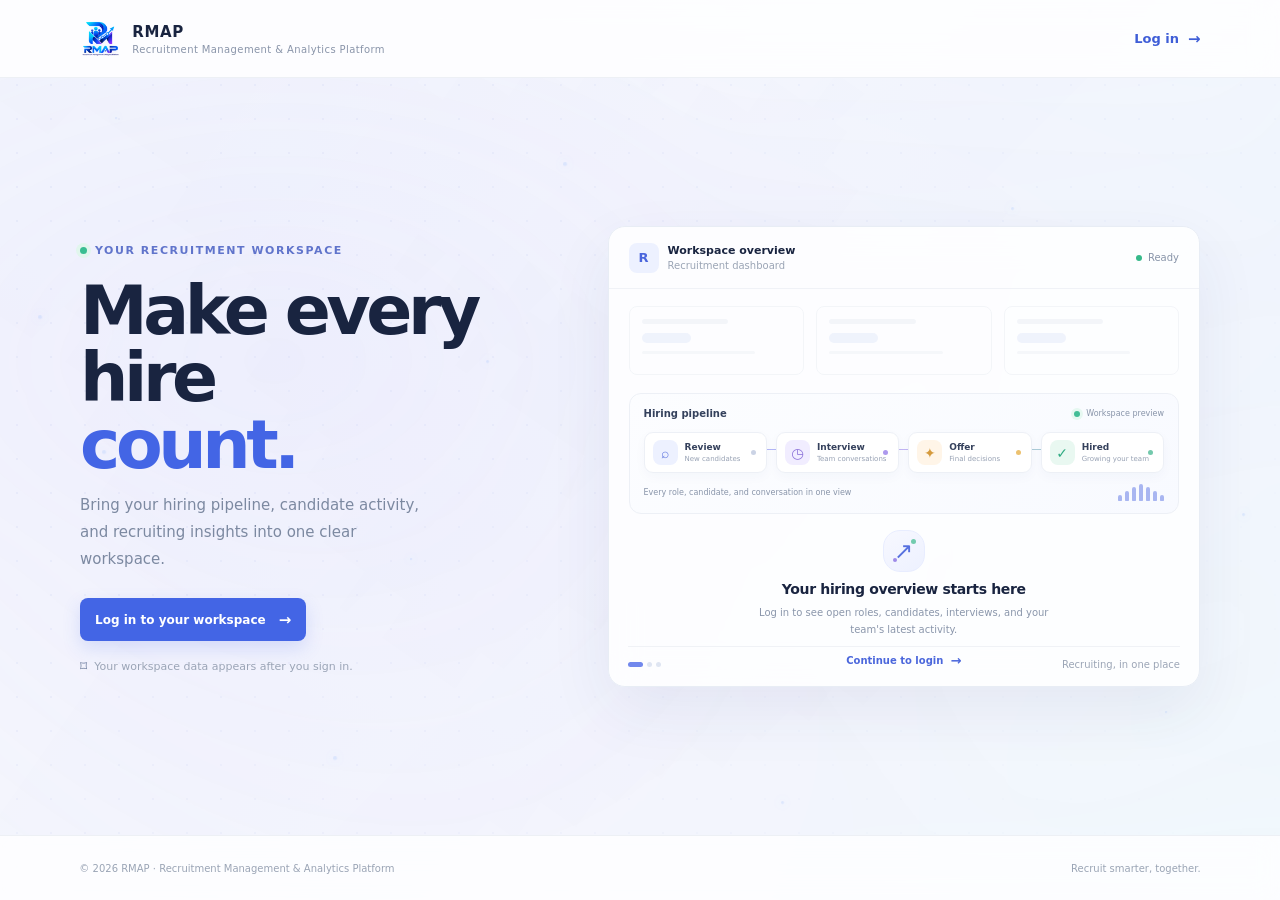
<file: index.html>
<!doctype html>
<html lang="en">
<head>
  <meta charset="utf-8">
  <meta name="viewport" content="width=device-width, initial-scale=1">
  <meta name="theme-color" content="#f5f7fc">
  <meta name="description" content="Welcome to RMAP, the Recruitment Management &amp; Analytics Platform.">
  <title>RMAP | Recruitment Management &amp; Analytics</title>
  <link rel="stylesheet" href="app/css/landing.css">
  <link rel="stylesheet" href="app/css/rmap-background.css">
  <link rel="stylesheet" href="app/css/readability.css">
  <link rel="stylesheet" href="app/css/global-effects.css">
</head>
<body class="rmap-bg-host rmap-bg-landing">
  <!-- Public header keeps the brand and login entry point visible. -->
  <header class="site-header">
    <a class="brand" href="index.html" aria-label="RMAP home">
      <img src="Assets/images/Futuristic%20RMAP%20Recruitment%20Analytics%20Logo-1.png" alt="">
      <span><strong>RMAP</strong><small>Recruitment Management &amp; Analytics Platform</small></span>
    </a>
    <a class="login-link" href="login.html">Log in <span aria-hidden="true">→</span></a>
  </header>

  <!-- Empty workspace state appears before the user signs in. -->
  <main class="welcome-main">
    <div class="welcome-copy">
      <span class="eyebrow"><i></i> YOUR RECRUITMENT WORKSPACE</span>
      <h1>Make every hire<br><span>count.</span></h1>
      <p>Bring your hiring pipeline, candidate activity, and recruiting insights into one clear workspace.</p>
      <a class="primary-button" href="login.html">Log in to your workspace <span aria-hidden="true">→</span></a>
      <div class="privacy-note"><span aria-hidden="true">⌑</span> Your workspace data appears after you sign in.</div>
    </div>

    <!-- A quiet, data-free preview of the dashboard before sign-in. -->
    <section class="workspace-preview" aria-label="Your workspace is waiting">
      <div class="preview-top"><div class="preview-brand"><span class="preview-mark">R</span><span><strong>Workspace overview</strong><small>Recruitment dashboard</small></span></div><span class="preview-status"><i></i> Ready</span></div>
      <div class="preview-skeletons" aria-hidden="true"><div class="skeleton-card"><span></span><i></i><b></b></div><div class="skeleton-card"><span></span><i></i><b></b></div><div class="skeleton-card"><span></span><i></i><b></b></div></div>
      <!-- Decorative pipeline preview adds context without exposing workspace records before sign-in. -->
      <div class="pipeline-preview" aria-label="Preview of recruitment stages">
        <div class="pipeline-preview-heading"><span>Hiring pipeline</span><span><i></i> Workspace preview</span></div>
        <div class="pipeline-preview-flow" aria-hidden="true">
          <div class="pipeline-preview-step step-review"><span class="pipeline-step-icon">⌕</span><span class="pipeline-step-copy"><strong>Review</strong><small>New candidates</small></span><i class="pipeline-step-dot"></i></div>
          <div class="pipeline-preview-step step-interview"><span class="pipeline-step-icon">◷</span><span class="pipeline-step-copy"><strong>Interview</strong><small>Team conversations</small></span><i class="pipeline-step-dot"></i></div>
          <div class="pipeline-preview-step step-offer"><span class="pipeline-step-icon">✦</span><span class="pipeline-step-copy"><strong>Offer</strong><small>Final decisions</small></span><i class="pipeline-step-dot"></i></div>
          <div class="pipeline-preview-step step-hired"><span class="pipeline-step-icon">✓</span><span class="pipeline-step-copy"><strong>Hired</strong><small>Growing your team</small></span><i class="pipeline-step-dot"></i></div>
        </div>
        <div class="pipeline-preview-footer"><span>Every role, candidate, and conversation in one view</span><span class="pipeline-preview-spark" aria-hidden="true"><i></i><i></i><i></i><i></i><i></i><i></i><i></i></span></div>
      </div>
      <div class="empty-state"><div class="empty-icon"><span>↗</span><i></i><b></b></div><h2>Your hiring overview starts here</h2><p>Log in to see open roles, candidates, interviews, and your team's latest activity.</p><a href="login.html">Continue to login <span aria-hidden="true">→</span></a></div>
      <div class="preview-bottom"><span><i></i><i></i><i></i></span><small>Recruiting, in one place</small></div>
    </section>
  </main>

  <footer class="site-footer"><span>© 2026 RMAP · Recruitment Management &amp; Analytics Platform</span><span>Recruit smarter, together.</span></footer>
  <script src="app/js/rmap-background.js" defer></script>
</body>
</html>
</file>
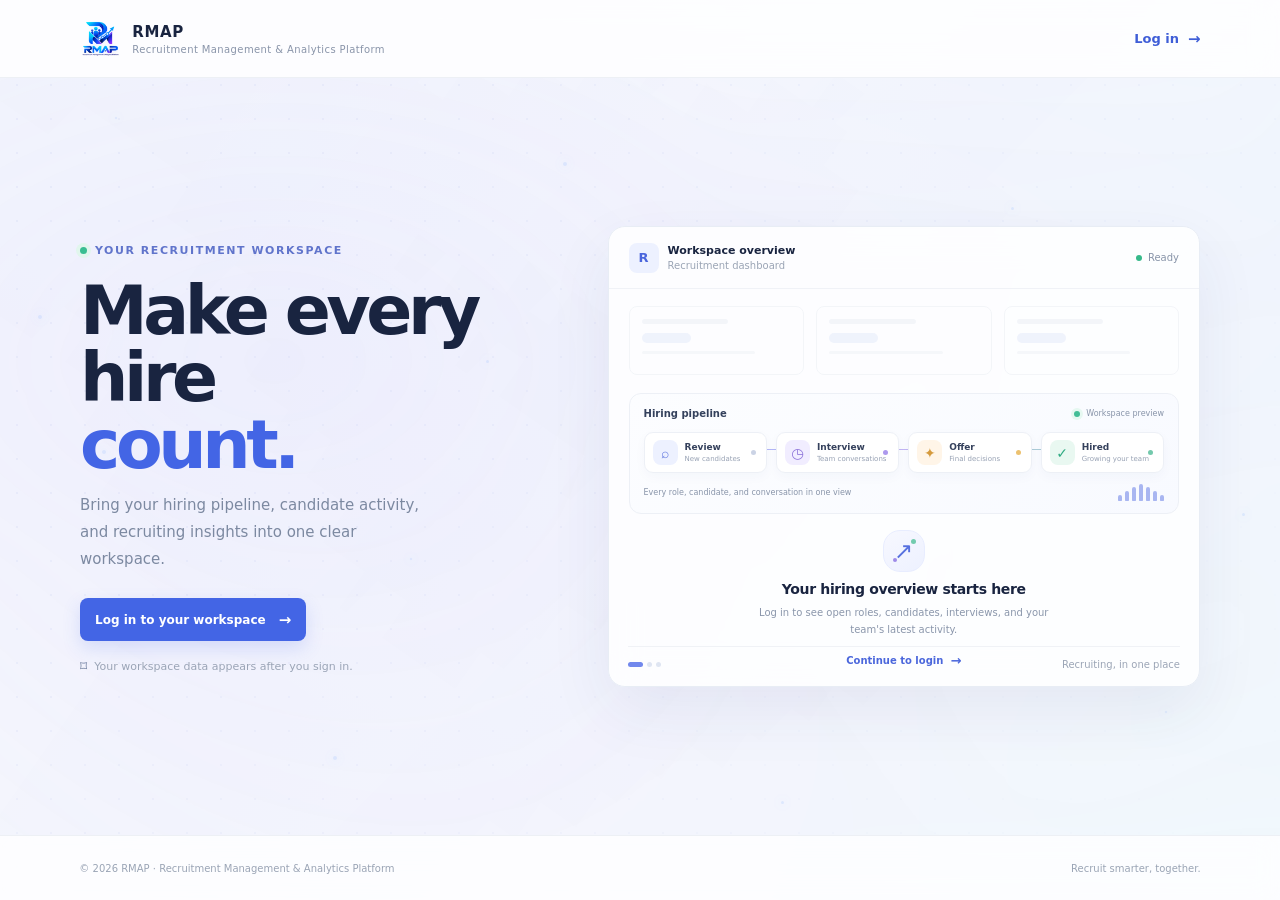
<file: app/index.html>
<!doctype html>
<html lang="en">
<head>
  <!-- Core document metadata and responsive viewport setup. -->
  <meta charset="utf-8">
  <meta name="viewport" content="width=device-width, initial-scale=1">
  <meta name="theme-color" content="#f5f7fc">
  <meta name="description" content="RMAP recruitment management and analytics workspace dashboard.">
  <title>Dashboard | RMAP</title>
  <!-- Application styles are kept inside the app folder. -->
  <link rel="stylesheet" href="css/app.css">
  <link rel="stylesheet" href="css/rmap-background.css">
  <link rel="stylesheet" href="css/readability.css">
  <link rel="stylesheet" href="css/global-effects.css">
</head>
<body class="rmap-bg-host rmap-bg-dashboard">
  <!-- The sidebar and workspace form the persistent application shell. -->
  <div class="app-shell">
    <!-- Main navigation: product identity, workspace, grouped pages, and account status. -->
    <aside class="sidebar" id="sidebar" aria-label="Main navigation">
      <div class="sidebar-top">
        <a class="brand" href="index.html" aria-label="RMAP Dashboard">
          <img src="../Assets/images/Futuristic%20RMAP%20Recruitment%20Analytics%20Logo-1.png" alt="">
          <span class="brand-copy"><strong>RMAP</strong><small>Recruitment analytics</small></span>
        </a>
        <button class="icon-button sidebar-close" id="sidebar-close" type="button" aria-label="Close navigation">×</button>

        <!-- Workspace picker opens the available workspace menu. -->
        <div class="workspace-picker">
          <button class="workspace-switch" id="workspace-toggle" type="button" aria-label="Switch workspace" aria-expanded="false" aria-controls="workspace-menu">
            <span class="workspace-mark">A</span>
            <span class="workspace-copy"><small>WORKSPACE</small><strong>Acme Talent Group</strong></span>
            <span class="workspace-chevron" aria-hidden="true">⌄</span>
          </button>
          <div class="workspace-menu" id="workspace-menu" role="menu" aria-label="Choose workspace" hidden>
            <div class="workspace-menu-heading">Switch workspace</div>
            <button class="workspace-option selected" type="button" role="menuitemradio" aria-checked="true" data-workspace="Acme Talent Group" data-initial="A"><span class="workspace-option-mark">A</span><span class="workspace-option-copy"><strong>Acme Talent Group</strong><small>Current workspace</small></span><span class="workspace-check" aria-hidden="true">✓</span></button>
            <button class="workspace-option" type="button" role="menuitemradio" aria-checked="false" data-workspace="Northstar Labs" data-initial="N"><span class="workspace-option-mark northstar-mark">N</span><span class="workspace-option-copy"><strong>Northstar Labs</strong><small>Demo workspace</small></span><span class="workspace-check" aria-hidden="true">✓</span></button>
            <button class="workspace-option" type="button" role="menuitemradio" aria-checked="false" data-workspace="Brightside Health" data-initial="B"><span class="workspace-option-mark brightside-mark">B</span><span class="workspace-option-copy"><strong>Brightside Health</strong><small>Demo workspace</small></span><span class="workspace-check" aria-hidden="true">✓</span></button>
            <div class="workspace-menu-note">Workspaces available to your account</div>
          </div>
        </div>

        <!-- Navigation links are ready to connect to their individual application pages. -->
        <nav class="nav-groups">
          <div class="nav-group">
            <span class="nav-label">Workspace</span>
            <a class="nav-link active" href="index.html" aria-current="page"><span class="nav-icon">▦</span><span>Dashboard</span></a>
          </div>
          <div class="nav-group">
            <span class="nav-label">Recruitment</span>
            <a class="nav-link" href="jobs.html"><span class="nav-icon">▣</span><span>Jobs</span><span class="nav-count">8</span></a>
            <a class="nav-link" href="candidates.html"><span class="nav-icon">♙</span><span>Candidates</span></a>
            <a class="nav-link" href="applications.html"><span class="nav-icon">⇥</span><span>Applications</span></a>
            <a class="nav-link" href="interviews.html"><span class="nav-icon">◷</span><span>Interviews</span><span class="nav-count muted-count">4</span></a>
          </div>
          <div class="nav-group">
            <span class="nav-label">Insights</span>
            <a class="nav-link" href="analytics.html"><span class="nav-icon">▥</span><span>Analytics</span></a>
            <a class="nav-link" href="reports.html"><span class="nav-icon">▤</span><span>Reports</span></a>
          </div>
          <div class="nav-group">
            <span class="nav-label">System</span>
            <a class="nav-link" href="activity.html"><span class="nav-icon">◴</span><span>Activity log</span></a>
            <a class="nav-link" href="#settings"><span class="nav-icon">⚙</span><span>Settings</span></a>
            <!-- Hide this link for non-administrator accounts when roles are connected. -->
            <a class="nav-link admin-link" data-admin-only href="#users"><span class="nav-icon">♧</span><span>User management</span></a>
          </div>
        </nav>
      </div>

      <!-- Sidebar bottom actions and signed-in user indicator. -->
      <div class="sidebar-bottom">
        <a class="nav-link help-link" href="#help"><span class="nav-icon">?</span><span>Help &amp; support</span><span class="external-mark">↗</span></a>
        <button class="collapse-control" id="collapse-sidebar" type="button"><span class="nav-icon">⇤</span><span>Collapse sidebar</span></button>
        <div class="sidebar-user"><div class="avatar avatar-lavender">SC</div><div class="user-copy"><strong>Sarah Chen</strong><small>Administrator</small></div><span class="user-status" title="Online"></span></div>
      </div>
    </aside>

    <!-- A dim layer lets mobile users dismiss the open navigation. -->
    <button class="sidebar-backdrop" id="sidebar-backdrop" type="button" aria-label="Close navigation"></button>

    <!-- Main workspace includes the topbar and the current page content. -->
    <div class="workspace">
      <!-- Topbar contains mobile navigation, breadcrumbs, global search, and menus. -->
      <header class="topbar">
        <div class="topbar-left">
          <button class="icon-button menu-toggle" id="menu-toggle" type="button" aria-label="Open navigation"><span></span><span></span><span></span></button>
          <div class="breadcrumbs"><span>Workspace</span><span class="crumb-separator">/</span><strong>Dashboard</strong></div>
        </div>
        <div class="topbar-actions">
          <!-- Global search covers jobs and candidates in the connected application. -->
          <label class="global-search"><span class="search-icon" aria-hidden="true">⌕</span><input id="global-search" type="search" placeholder="Search jobs, candidates..." aria-label="Search jobs and candidates"><kbd>⌘ K</kbd></label>
          <div class="menu-anchor">
            <button class="icon-button notification-button" id="notification-toggle" type="button" aria-label="Notifications" aria-expanded="false"><span class="bell-icon">♧</span><i class="notification-dot"></i></button>
            <div class="dropdown notification-menu" id="notification-menu" hidden>
              <div class="dropdown-heading"><strong>Notifications</strong><button type="button" class="text-button" id="mark-read">Mark all read</button></div>
              <div class="notification-item unread"><span class="notification-symbol blue-symbol">♙</span><span><strong>New candidate application</strong><small>Product Designer · 12 min ago</small></span></div>
              <div class="notification-item unread"><span class="notification-symbol green-symbol">✓</span><span><strong>Interview feedback is due</strong><small>Jordan Lee · Today, 2:30 PM</small></span></div>
              <div class="notification-item"><span class="notification-symbol violet-symbol">▣</span><span><strong>Job post is performing well</strong><small>Senior Engineer · 1 hour ago</small></span></div>
              <a class="dropdown-footer" href="#notifications">View all notifications <span>→</span></a>
            </div>
          </div>
          <div class="menu-anchor profile-anchor">
            <button class="profile-trigger" id="profile-toggle" type="button" aria-expanded="false"><span class="avatar avatar-lavender">SC</span><span class="profile-name">Sarah Chen</span><span class="chevron">⌄</span></button>
            <div class="dropdown profile-menu" id="profile-menu" hidden>
              <div class="profile-menu-header"><div class="avatar avatar-lavender">SC</div><span><strong>Sarah Chen</strong><small>sarah.chen@acme.com</small></span></div>
              <a href="#profile"><span>♙</span>My profile</a>
              <a href="#account-settings"><span>⚙</span>Account settings</a>
              <div class="appearance-settings">
                <span class="appearance-label">Appearance</span>
                <div class="appearance-options" role="group" aria-label="Appearance mode">
                  <button class="appearance-option" type="button" data-appearance-mode="light" aria-pressed="false">Light</button>
                  <button class="appearance-option" type="button" data-appearance-mode="dark" aria-pressed="false">Dark</button>
                  <button class="appearance-option" type="button" data-appearance-mode="system" aria-pressed="false">System</button>
                </div>
              </div>
              <div class="dropdown-rule"></div>
              <a href="../index.html" class="logout-link"><span>↪</span>Log out</a>
            </div>
          </div>
        </div>
      </header>

      <!-- Dashboard page: heading, main action, metric cards, and hiring activity. -->
      <main class="main-content">
        <section class="page-heading">
          <div><div class="date-label"><span class="date-dot"></span> MONDAY, OCTOBER 12, 2026</div><h1>Good morning, Sarah <span class="wave">✦</span></h1><p>Here’s what’s happening across your hiring pipeline today.</p></div>
          <button class="primary-button" id="create-job" type="button"><span>＋</span> Create a job</button>
        </section>

        <!-- Summary cards show key recruitment metrics and period-over-period change. -->
        <section class="metrics-grid" aria-label="Recruitment summary">
          <article class="metric-card"><div class="metric-top"><span>Open positions</span><span class="metric-icon icon-blue">▣</span></div><div class="metric-value">24</div><div class="metric-bottom"><span class="trend positive">↗ 12.5%</span><span>vs. last month</span><svg class="sparkline spark-blue" viewBox="0 0 90 30" aria-hidden="true"><path d="M2 24 C12 22 14 12 24 17 S39 21 47 12 S58 17 66 8 S77 14 88 3"/></svg></div></article>
          <article class="metric-card"><div class="metric-top"><span>Active candidates</span><span class="metric-icon icon-violet">♙</span></div><div class="metric-value">1,284</div><div class="metric-bottom"><span class="trend positive">↗ 8.2%</span><span>vs. last month</span><svg class="sparkline spark-violet" viewBox="0 0 90 30" aria-hidden="true"><path d="M2 22 C12 20 14 24 24 14 S38 18 48 10 S59 15 66 8 S79 12 88 4"/></svg></div></article>
          <article class="metric-card"><div class="metric-top"><span>Interviews this week</span><span class="metric-icon icon-amber">◷</span></div><div class="metric-value">18</div><div class="metric-bottom"><span class="trend positive">↗ 4.6%</span><span>vs. last week</span><svg class="sparkline spark-amber" viewBox="0 0 90 30" aria-hidden="true"><path d="M2 23 C12 15 16 22 25 19 S38 8 47 13 S57 20 66 10 S77 13 88 5"/></svg></div></article>
          <article class="metric-card"><div class="metric-top"><span>Time to hire</span><span class="metric-icon icon-green">◴</span></div><div class="metric-value">21 <small>days</small></div><div class="metric-bottom"><span class="trend positive">↓ 3 days</span><span>vs. last month</span><svg class="sparkline spark-green" viewBox="0 0 90 30" aria-hidden="true"><path d="M2 5 C13 9 15 7 24 12 S39 10 48 17 S59 12 68 21 S79 17 88 25"/></svg></div></article>
        </section>

        <section class="content-grid">
          <!-- Pipeline snapshot visualizes candidate counts at each hiring stage. -->
          <article class="panel pipeline-panel" id="pipeline">
            <div class="panel-heading"><div><h2>Hiring pipeline</h2><p>Candidate progress across all open roles</p></div><button class="period-select" type="button">This month <span>⌄</span></button></div>
            <div class="pipeline-summary"><strong>486</strong><span>total candidates in process</span><span class="pipeline-change">↗ 16.8% <small>vs. last month</small></span></div>
            <div class="pipeline-bars" aria-label="Candidate stages">
              <div class="stage"><div class="stage-count">186</div><div class="stage-track"><i class="stage-blue fill-100"></i></div><span>Applied</span></div>
              <div class="stage"><div class="stage-count">124</div><div class="stage-track"><i class="stage-indigo fill-72"></i></div><span>Screening</span></div>
              <div class="stage"><div class="stage-count">82</div><div class="stage-track"><i class="stage-violet fill-54"></i></div><span>Interview</span></div>
              <div class="stage"><div class="stage-count">56</div><div class="stage-track"><i class="stage-purple fill-40"></i></div><span>Assessment</span></div>
              <div class="stage"><div class="stage-count">38</div><div class="stage-track"><i class="stage-green fill-29"></i></div><span>Offer</span></div>
            </div>
            <a class="panel-link" href="applications.html">View applications <span>→</span></a>
          </article>

          <!-- Upcoming interview schedule with attendee initials and meeting details. -->
          <article class="panel interviews-panel" id="interviews">
            <div class="panel-heading"><div><h2>Upcoming interviews</h2><p>Your schedule for today</p></div><button class="more-button" type="button" aria-label="More interview options">···</button></div>
            <div class="interview-list">
              <div class="interview-item"><div class="candidate-avatar candidate-coral">JL</div><div class="interview-info"><strong>Jordan Lee</strong><span>Senior Product Designer</span><small><i class="interview-time-dot"></i> 10:30 AM <b>·</b> Portfolio review</small></div><span class="interview-type">1st</span></div>
              <div class="interview-item"><div class="candidate-avatar candidate-blue">AP</div><div class="interview-info"><strong>Amara Patel</strong><span>Frontend Engineer</span><small><i class="interview-time-dot"></i> 1:00 PM <b>·</b> Technical interview</small></div><span class="interview-type">2nd</span></div>
              <div class="interview-item"><div class="candidate-avatar candidate-gold">MW</div><div class="interview-info"><strong>Marcus Williams</strong><span>Marketing Lead</span><small><i class="interview-time-dot"></i> 3:15 PM <b>·</b> Hiring manager</small></div><span class="interview-type">Final</span></div>
            </div>
            <a class="panel-link" href="interviews.html">View interview calendar <span>→</span></a>
          </article>

          <!-- Recent applications table with search-friendly candidate and role text. -->
          <article class="panel applications-panel" id="candidates">
            <div class="panel-heading"><div><h2>Recent applications</h2><p>Latest candidates added to your pipeline</p></div><a class="view-all" href="applications.html">View all <span>→</span></a></div>
            <div class="table-scroll"><table><thead><tr><th>Candidate</th><th>Applied for</th><th>Applied date</th><th>Status</th><th></th></tr></thead><tbody>
              <tr><td><div class="table-person"><span class="candidate-avatar candidate-coral">EC</span><span><strong>Emily Carter</strong><small>emily.carter@email.com</small></span></div></td><td>Product Designer</td><td>Oct 12, 2026</td><td><span class="status-pill status-screening">Screening</span></td><td><button class="row-more" aria-label="More actions for Emily Carter">···</button></td></tr>
              <tr><td><div class="table-person"><span class="candidate-avatar candidate-green">RK</span><span><strong>Ryan Kim</strong><small>ryan.kim@email.com</small></span></div></td><td>Backend Engineer</td><td>Oct 11, 2026</td><td><span class="status-pill status-interview">Interview</span></td><td><button class="row-more" aria-label="More actions for Ryan Kim">···</button></td></tr>
              <tr><td><div class="table-person"><span class="candidate-avatar candidate-violet">SP</span><span><strong>Sofia Patel</strong><small>sofia.patel@email.com</small></span></div></td><td>Marketing Manager</td><td>Oct 11, 2026</td><td><span class="status-pill status-new">New</span></td><td><button class="row-more" aria-label="More actions for Sofia Patel">···</button></td></tr>
              <tr><td><div class="table-person"><span class="candidate-avatar candidate-blue">DO</span><span><strong>David Okafor</strong><small>david.okafor@email.com</small></span></div></td><td>Product Designer</td><td>Oct 10, 2026</td><td><span class="status-pill status-offer">Offer</span></td><td><button class="row-more" aria-label="More actions for David Okafor">···</button></td></tr>
            </tbody></table></div>
            <div class="table-footer"><span>Showing <strong>4</strong> of <strong>1284</strong> candidates</span><div class="pagination"><button type="button" aria-label="Previous page" disabled>‹</button><button type="button" class="current-page" aria-label="Page 1">1</button><button type="button" aria-label="Page 2">2</button><button type="button" aria-label="Page 3">3</button><span>…</span><button type="button" aria-label="Next page">›</button></div></div>
          </article>

          <!-- Activity feed summarizes team changes to jobs and hiring workflows. -->
          <article class="panel activity-panel" id="activity">
            <div class="panel-heading"><div><h2>Recent activity</h2><p>What your team has been up to</p></div><button class="more-button" type="button" aria-label="More activity options">···</button></div>
            <div class="activity-list">
              <div class="activity-item"><span class="activity-icon activity-candidate">♙</span><p><strong>Alex Morgan</strong> moved <b>Jordan Lee</b> to <em>Interview</em><small>12 minutes ago</small></p></div>
              <div class="activity-item"><span class="activity-icon activity-job">▣</span><p><strong>You</strong> published a new job <b>Product Designer</b><small>1 hour ago</small></p></div>
              <div class="activity-item"><span class="activity-icon activity-feedback">✓</span><p><strong>Priya Shah</strong> submitted interview feedback for <b>Amara Patel</b><small>2 hours ago</small></p></div>
              <div class="activity-item"><span class="activity-icon activity-offer">✦</span><p><strong>You</strong> sent an offer to <b>David Okafor</b><small>Yesterday at 4:32 PM</small></p></div>
            </div>
            <a class="panel-link" href="#full-activity">View activity log <span>→</span></a>
          </article>
        </section>
        <footer class="page-footer"><span>© 2026 RMAP · Recruitment Management &amp; Analytics Platform</span><span>Need a hand? <a href="#help">Visit help center</a></span></footer>
      </main>
    </div>
  </div>

  <!-- Accessible status region for search and prototype actions. -->
  <div class="toast" id="toast" role="status" aria-live="polite"></div>
  <!-- Interactive controls for navigation, menus, search, and the create-job prototype. -->
  <script src="js/ambient.js" defer></script>
  <script src="js/candidate-data.js" defer></script>
  <script src="js/interview-count.js" defer></script>
  <script src="js/activity-store.js" defer></script>
  <script src="js/rmap-background.js" defer></script>
  <script src="js/app.js" defer></script>
</body>
</html>
</file>
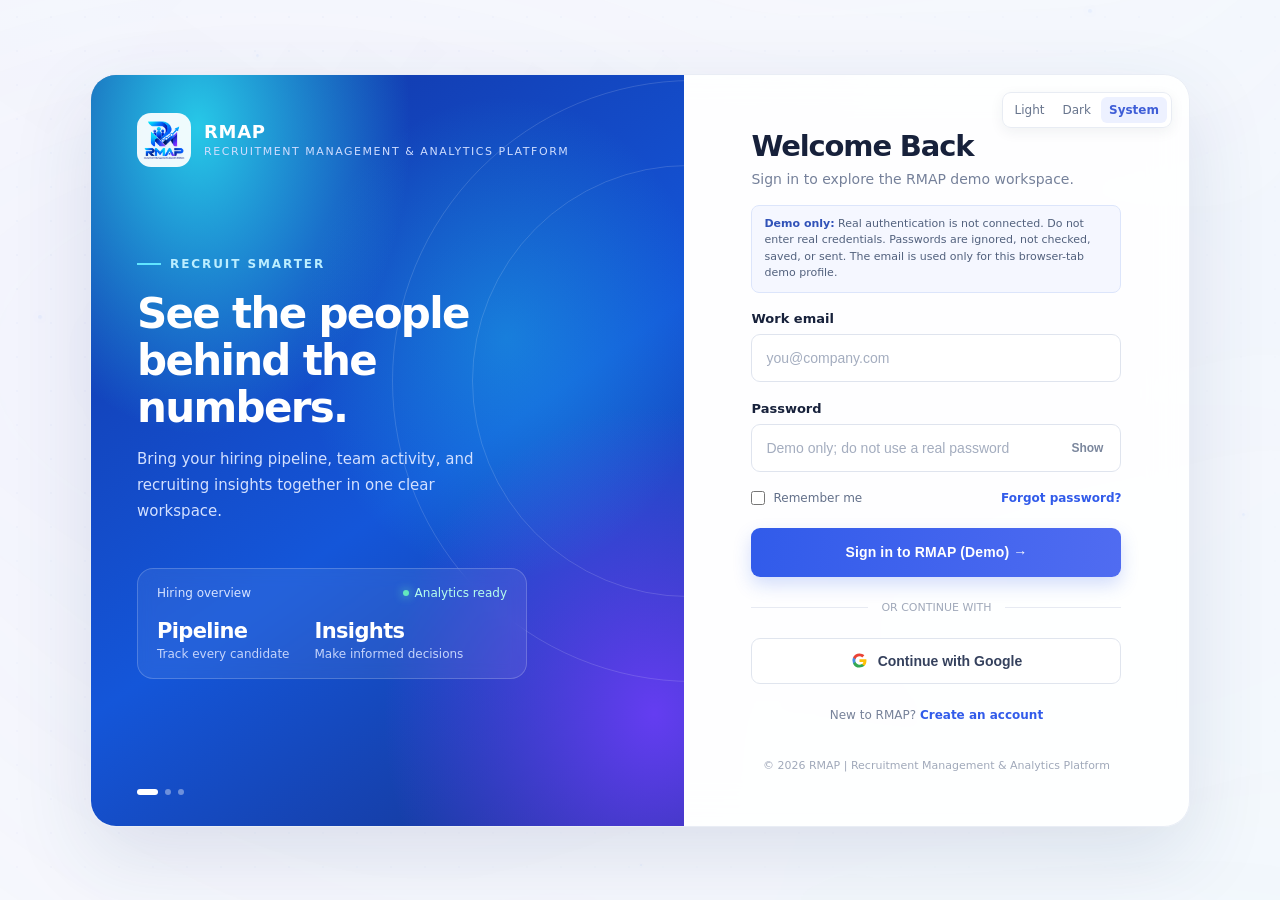
<file: login.html>
<!doctype html>
<html lang="en">
<head>
  <!-- Page metadata controls browser display and search indexing. -->
  <meta charset="utf-8">
  <meta name="viewport" content="width=device-width, initial-scale=1">
  <meta name="theme-color" content="#f5f7fc">
  <meta name="description" content="Explore the RMAP recruitment management and analytics frontend demo.">
  <meta name="robots" content="noindex, nofollow">
  <title>RMAP Demo Sign In | Recruitment Analytics</title>
  <script>try{const p=localStorage.getItem("rmapAppearance")||"system";document.documentElement.dataset.theme=p==="system"?(matchMedia("(prefers-color-scheme: dark)").matches?"dark":"light"):p;}catch{document.documentElement.dataset.theme="light";}</script>
  <!-- Visual styles for this page are maintained in a separate stylesheet. -->
  <link rel="stylesheet" href="Assets/CSS/login.css">
  <link rel="stylesheet" href="app/css/rmap-background.css">
  <link rel="stylesheet" href="app/css/readability.css">
  <link rel="stylesheet" href="app/css/global-effects.css">
</head>
<body class="rmap-bg-host rmap-bg-login">
  <!-- Main card containing the brand introduction and sign-in form. -->
  <main class="shell">
    <!-- Desktop brand panel: logo, product summary, and hiring analytics preview. -->
    <section class="visual" aria-label="RMAP platform overview">
      <div class="brand"><img src="Assets/images/Futuristic%20RMAP%20Recruitment%20Analytics%20Logo-1.png" alt=""><div><div class="brand-name">RMAP</div><div class="brand-sub">Recruitment Management &amp; Analytics Platform</div></div></div>
      <div class="hero"><div class="eyebrow">Recruit smarter</div><h1>See the people behind the numbers.</h1><p>Bring your hiring pipeline, team activity, and recruiting insights together in one clear workspace.</p>
        <div class="insight"><div class="insight-top"><span>Hiring overview</span><span class="live"><i></i> Analytics ready</span></div><div class="stats"><div class="stat"><strong>Pipeline</strong><span>Track every candidate</span></div><div class="stat"><strong>Insights</strong><span>Make informed decisions</span></div></div></div>
      </div><div class="dots" aria-hidden="true"><i></i><i></i><i></i></div>
    </section>
    <!-- Sign-in panel, including an alternate compact logo for mobile screens. -->
    <section class="form-side" aria-labelledby="welcome-title">
      <div class="form-wrap">
        <div class="login-appearance" role="group" aria-label="Appearance">
          <button type="button" data-login-theme="light">Light</button><button type="button" data-login-theme="dark">Dark</button><button type="button" data-login-theme="system">System</button>
        </div>
        <!-- Mobile-only brand mark; CSS hides this on larger screens. -->
        <div class="mobile-brand"><img src="Assets/images/Futuristic%20RMAP%20Recruitment%20Analytics%20Logo-1.png" alt=""><span>RMAP<small>Recruitment Analytics Platform</small></span></div>
        <!-- Greeting and short sign-in instruction. -->
        <div class="welcome"><h2 id="welcome-title">Welcome Back</h2><p>Sign in to explore the RMAP demo workspace.</p></div>
        <!-- Clear disclosure: this frontend demo does not authenticate credentials. -->
        <p class="demo-notice" role="note"><strong>Demo only:</strong> Real authentication is not connected. Do not enter real credentials. Passwords are ignored, not checked, saved, or sent. The email is used only for this browser-tab demo profile.</p>
        <!-- Demo form collects an optional display email; password is only shown/hidden and ignored. -->
        <form id="login-form">
          <div class="field"><label for="email">Work email</label><div class="input-wrap"><input id="email" name="email" type="email" placeholder="you@company.com" autocomplete="username" required></div></div>
          <div class="field"><label for="password">Password</label><div class="input-wrap"><input id="password" name="password" type="password" placeholder="Demo only; do not use a real password" autocomplete="off" required><button class="toggle" type="button" id="toggle-password" aria-label="Show password">Show</button></div></div>
          <div class="options"><label class="remember"><input type="checkbox" name="remember"> Remember me</label><a href="#" id="forgot-link">Forgot password?</a></div>
          <button class="submit" type="submit">Sign in to RMAP (Demo) <span aria-hidden="true">&rarr;</span></button>
        </form>
        <!-- Visual divider before the alternate Google sign-in option. -->
        <div class="divider">OR CONTINUE WITH</div>
        <!-- Google sign-in button; connect an OAuth provider to enable authentication. -->
        <button class="google" type="button" id="google-button"><svg viewBox="0 0 48 48" aria-hidden="true"><path fill="#FFC107" d="M43.6 24.5c0-1.4-.1-2.8-.4-4.1H24v7.8h11a9.4 9.4 0 0 1-4.1 6.2v5.1h6.7c3.9-3.6 6-8.8 6-15Z"/><path fill="#34A853" d="M24 44c5.5 0 10.1-1.8 13.5-4.9l-6.7-5.1c-1.8 1.2-4 1.9-6.8 1.9-5.2 0-9.6-3.5-11.2-8.2H5.9v5.2A20 20 0 0 0 24 44Z"/><path fill="#4A90E2" d="M12.8 27.7a12 12 0 0 1 0-7.4v-5.2H5.9a20 20 0 0 0 0 17.8l6.9-5.2Z"/><path fill="#EA4335" d="M24 12.1c3 0 5.7 1 7.8 3.1l5.9-5.9C34.1 6.1 29.5 4 24 4A20 20 0 0 0 5.9 15.1l6.9 5.2c1.6-4.7 6-8.2 11.2-8.2Z"/></svg>Continue with Google</button>
        <!-- Account creation entry point and product copyright. -->
        <p class="signup">New to RMAP? <a href="#" id="signup-link">Create an account</a></p>
        <div class="footnote">&copy; 2026 RMAP | Recruitment Management &amp; Analytics Platform</div>
      </div>
    </section>
  </main>
  <!-- Status message area used by the page's demo interactions. -->
  <div class="toast" id="toast" role="status" aria-live="polite"></div>
  <!-- Lightweight UI behavior: password visibility and demo-only action messages. -->
  <script>
    const toast = document.getElementById('toast');
    let appearancePreference = localStorage.getItem('rmapAppearance') || 'system';
    const systemScheme = window.matchMedia('(prefers-color-scheme: dark)');
    function applyLoginTheme(preference) {
      appearancePreference = preference;
      document.documentElement.dataset.theme = preference === 'system' ? (systemScheme.matches ? 'dark' : 'light') : preference;
      document.querySelectorAll('[data-login-theme]').forEach((button) => button.setAttribute('aria-pressed', String(button.dataset.loginTheme === preference)));
    }
    document.querySelectorAll('[data-login-theme]').forEach((button) => button.addEventListener('click', () => {
      localStorage.setItem('rmapAppearance', button.dataset.loginTheme);
      applyLoginTheme(button.dataset.loginTheme);
      showMessage(`${button.dataset.loginTheme[0].toUpperCase()}${button.dataset.loginTheme.slice(1)} appearance selected.`);
    }));
    systemScheme.addEventListener?.('change', () => { if (appearancePreference === 'system') applyLoginTheme('system'); });
    if (!systemScheme.addEventListener) systemScheme.addListener(() => { if (appearancePreference === 'system') applyLoginTheme('system'); });
    applyLoginTheme(appearancePreference);
    const visual = document.querySelector('.visual');
    visual.addEventListener('pointermove', (event) => {
      if (event.pointerType === 'touch' || matchMedia('(prefers-reduced-motion: reduce)').matches) return;
      const rect = visual.getBoundingClientRect();
      visual.style.setProperty('--pointer-x', `${((event.clientX - rect.left) / rect.width) * 100}%`);
      visual.style.setProperty('--pointer-y', `${((event.clientY - rect.top) / rect.height) * 100}%`);
      visual.style.setProperty('--float-x', `${((event.clientX - rect.left) / rect.width - .5) * 14}px`);
      visual.style.setProperty('--float-y', `${((event.clientY - rect.top) / rect.height - .5) * 14}px`);
    }, { passive: true });
    let toastTimer;
    function showMessage(message) {
      toast.textContent = message;
      toast.classList.add('show');
      clearTimeout(toastTimer);
      toastTimer = setTimeout(() => toast.classList.remove('show'), 3200);
    }
    document.getElementById('toggle-password').addEventListener('click', (event) => {
      const input = document.getElementById('password');
      const visible = input.type === 'password';
      input.type = visible ? 'text' : 'password';
      event.currentTarget.textContent = visible ? 'Hide' : 'Show';
      event.currentTarget.setAttribute('aria-label', visible ? 'Hide password' : 'Show password');
    });
    document.getElementById('login-form').addEventListener('submit', (event) => {
      event.preventDefault();
      // Demo-only profile for browser display; the password is never read or stored.
      const email = document.getElementById('email').value.trim();
      const username = email.split('@')[0];
      const displayName = username
        .split(/[._+-]+/)
        .filter(Boolean)
        .map((part) => part.charAt(0).toUpperCase() + part.slice(1))
        .join(' ') || 'Recruiter';
      sessionStorage.setItem('rmapUser', JSON.stringify({ name: displayName, email, role: 'Recruiter', demo: true }));
      // Demo navigation only; this does not authenticate or verify the entered password.
      window.location.href = 'app/index.html';
    });
    document.getElementById('forgot-link').addEventListener('click', (event) => { event.preventDefault(); showMessage('Password reset is not connected yet.'); });
    document.getElementById('signup-link').addEventListener('click', (event) => { event.preventDefault(); showMessage('Account creation is not connected yet.'); });
    document.getElementById('google-button').addEventListener('click', () => showMessage('Google sign-in is not connected yet.'));
  </script>
  <script src="app/js/rmap-background.js" defer></script>
</body>
</html>
</file>
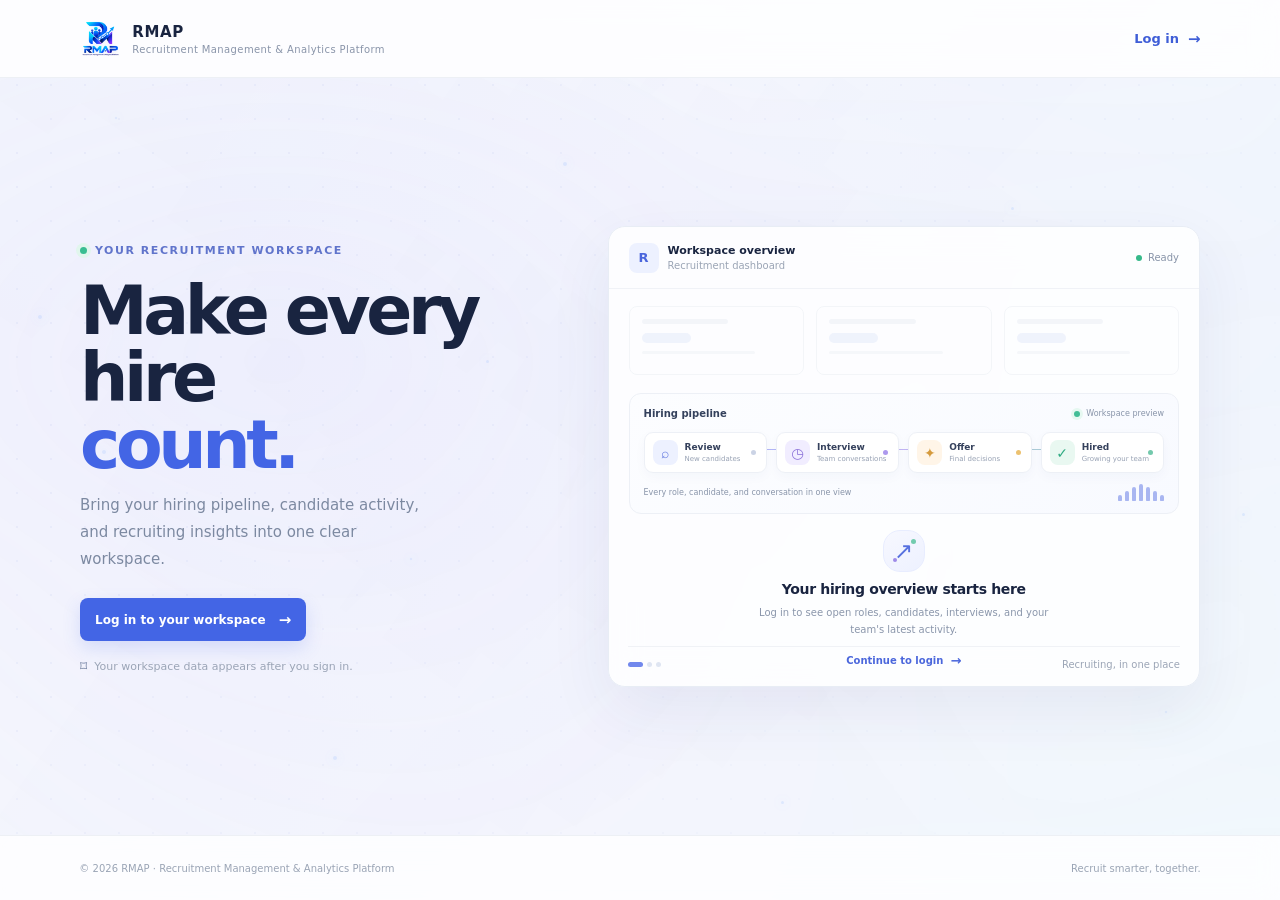
<file: app/activity.html>
<!doctype html>
<html lang="en">
<head>
  <!-- Core document metadata and responsive viewport setup. -->
  <meta charset="utf-8">
  <meta name="viewport" content="width=device-width, initial-scale=1">
  <meta name="theme-color" content="#f5f7fc">
  <meta name="description" content="RMAP recruitment management and analytics workspace dashboard.">
  <title>Activity log | RMAP</title>
  <!-- Application styles are kept inside the app folder. -->
  <link rel="stylesheet" href="css/app.css">
  <link rel="stylesheet" href="css/rmap-background.css">
  <link rel="stylesheet" href="css/activity.css">
  <link rel="stylesheet" href="css/readability.css">
  <link rel="stylesheet" href="css/global-effects.css">
</head>
<body class="rmap-bg-host rmap-bg-dashboard">
  <!-- The sidebar and workspace form the persistent application shell. -->
  <div class="app-shell">
    <!-- Main navigation: product identity, workspace, grouped pages, and account status. -->
    <aside class="sidebar" id="sidebar" aria-label="Main navigation">
      <div class="sidebar-top">
        <a class="brand" href="index.html" aria-label="RMAP Dashboard">
          <img src="../Assets/images/Futuristic%20RMAP%20Recruitment%20Analytics%20Logo-1.png" alt="">
          <span class="brand-copy"><strong>RMAP</strong><small>Recruitment analytics</small></span>
        </a>
        <button class="icon-button sidebar-close" id="sidebar-close" type="button" aria-label="Close navigation">×</button>

        <!-- Workspace picker opens the available workspace menu. -->
        <div class="workspace-picker">
          <button class="workspace-switch" id="workspace-toggle" type="button" aria-label="Switch workspace" aria-expanded="false" aria-controls="workspace-menu">
            <span class="workspace-mark">A</span>
            <span class="workspace-copy"><small>WORKSPACE</small><strong>Acme Talent Group</strong></span>
            <span class="workspace-chevron" aria-hidden="true">⌄</span>
          </button>
          <div class="workspace-menu" id="workspace-menu" role="menu" aria-label="Choose workspace" hidden>
            <div class="workspace-menu-heading">Switch workspace</div>
            <button class="workspace-option selected" type="button" role="menuitemradio" aria-checked="true" data-workspace="Acme Talent Group" data-initial="A"><span class="workspace-option-mark">A</span><span class="workspace-option-copy"><strong>Acme Talent Group</strong><small>Current workspace</small></span><span class="workspace-check" aria-hidden="true">✓</span></button>
            <button class="workspace-option" type="button" role="menuitemradio" aria-checked="false" data-workspace="Northstar Labs" data-initial="N"><span class="workspace-option-mark northstar-mark">N</span><span class="workspace-option-copy"><strong>Northstar Labs</strong><small>Demo workspace</small></span><span class="workspace-check" aria-hidden="true">✓</span></button>
            <button class="workspace-option" type="button" role="menuitemradio" aria-checked="false" data-workspace="Brightside Health" data-initial="B"><span class="workspace-option-mark brightside-mark">B</span><span class="workspace-option-copy"><strong>Brightside Health</strong><small>Demo workspace</small></span><span class="workspace-check" aria-hidden="true">✓</span></button>
            <div class="workspace-menu-note">Workspaces available to your account</div>
          </div>
        </div>

        <!-- Navigation links are ready to connect to their individual application pages. -->
        <nav class="nav-groups">
          <div class="nav-group">
            <span class="nav-label">Workspace</span>
            <a class="nav-link" href="index.html"><span class="nav-icon">▦</span><span>Dashboard</span></a>
          </div>
          <div class="nav-group">
            <span class="nav-label">Recruitment</span>
            <a class="nav-link" href="jobs.html"><span class="nav-icon">▣</span><span>Jobs</span><span class="nav-count">8</span></a>
            <a class="nav-link" href="candidates.html"><span class="nav-icon">♙</span><span>Candidates</span></a>
            <a class="nav-link" href="applications.html"><span class="nav-icon">⇥</span><span>Applications</span></a>
            <a class="nav-link" href="interviews.html"><span class="nav-icon">◷</span><span>Interviews</span><span class="nav-count muted-count">4</span></a>
          </div>
          <div class="nav-group">
            <span class="nav-label">Insights</span>
            <a class="nav-link" href="analytics.html"><span class="nav-icon">▥</span><span>Analytics</span></a>
            <a class="nav-link" href="reports.html"><span class="nav-icon">▤</span><span>Reports</span></a>
          </div>
          <div class="nav-group">
            <span class="nav-label">System</span>
            <a class="nav-link active" href="activity.html" aria-current="page"><span class="nav-icon">◴</span><span>Activity log</span></a>
            <a class="nav-link" href="#settings"><span class="nav-icon">⚙</span><span>Settings</span></a>
            <!-- Hide this link for non-administrator accounts when roles are connected. -->
            <a class="nav-link admin-link" data-admin-only href="#users"><span class="nav-icon">♧</span><span>User management</span></a>
          </div>
        </nav>
      </div>

      <!-- Sidebar bottom actions and signed-in user indicator. -->
      <div class="sidebar-bottom">
        <a class="nav-link help-link" href="#help"><span class="nav-icon">?</span><span>Help &amp; support</span><span class="external-mark">↗</span></a>
        <button class="collapse-control" id="collapse-sidebar" type="button"><span class="nav-icon">⇤</span><span>Collapse sidebar</span></button>
        <div class="sidebar-user"><div class="avatar avatar-lavender">SC</div><div class="user-copy"><strong>Sarah Chen</strong><small>Administrator</small></div><span class="user-status" title="Online"></span></div>
      </div>
    </aside>

    <!-- A dim layer lets mobile users dismiss the open navigation. -->
    <button class="sidebar-backdrop" id="sidebar-backdrop" type="button" aria-label="Close navigation"></button>

    <!-- Main workspace includes the topbar and the current page content. -->
    <div class="workspace">
      <!-- Topbar contains mobile navigation, breadcrumbs, global search, and menus. -->
      <header class="topbar">
        <div class="topbar-left">
          <button class="icon-button menu-toggle" id="menu-toggle" type="button" aria-label="Open navigation"><span></span><span></span><span></span></button>
          <div class="breadcrumbs"><span>Recruitment</span><span class="crumb-separator">/</span><strong>Applications</strong></div>
        </div>
        <div class="topbar-actions">
          <!-- Global search covers jobs and candidates in the connected application. -->
          <label class="global-search"><span class="search-icon" aria-hidden="true">⌕</span><input id="global-search" type="search" placeholder="Search jobs, candidates..." aria-label="Search jobs and candidates"><kbd>⌘ K</kbd></label>
          <div class="menu-anchor">
            <button class="icon-button notification-button" id="notification-toggle" type="button" aria-label="Notifications" aria-expanded="false"><span class="bell-icon">♧</span><i class="notification-dot"></i></button>
            <div class="dropdown notification-menu" id="notification-menu" hidden>
              <div class="dropdown-heading"><strong>Notifications</strong><button type="button" class="text-button" id="mark-read">Mark all read</button></div>
              <div class="notification-item unread"><span class="notification-symbol blue-symbol">♙</span><span><strong>New candidate application</strong><small>Product Designer · 12 min ago</small></span></div>
              <div class="notification-item unread"><span class="notification-symbol green-symbol">✓</span><span><strong>Interview feedback is due</strong><small>Jordan Lee · Today, 2:30 PM</small></span></div>
              <div class="notification-item"><span class="notification-symbol violet-symbol">▣</span><span><strong>Job post is performing well</strong><small>Senior Engineer · 1 hour ago</small></span></div>
              <a class="dropdown-footer" href="#notifications">View all notifications <span>→</span></a>
            </div>
          </div>
          <div class="menu-anchor profile-anchor">
            <button class="profile-trigger" id="profile-toggle" type="button" aria-expanded="false"><span class="avatar avatar-lavender">SC</span><span class="profile-name">Sarah Chen</span><span class="chevron">⌄</span></button>
            <div class="dropdown profile-menu" id="profile-menu" hidden>
              <div class="profile-menu-header"><div class="avatar avatar-lavender">SC</div><span><strong>Sarah Chen</strong><small>sarah.chen@acme.com</small></span></div>
              <a href="#profile"><span>♙</span>My profile</a>
              <a href="#account-settings"><span>⚙</span>Account settings</a>
              <div class="appearance-settings">
                <span class="appearance-label">Appearance</span>
                <div class="appearance-options" role="group" aria-label="Appearance mode">
                  <button class="appearance-option" type="button" data-appearance-mode="light" aria-pressed="false">Light</button>
                  <button class="appearance-option" type="button" data-appearance-mode="dark" aria-pressed="false">Dark</button>
                  <button class="appearance-option" type="button" data-appearance-mode="system" aria-pressed="false">System</button>
                </div>
              </div>
              <div class="dropdown-rule"></div>
              <a href="../index.html" class="logout-link"><span>↪</span>Log out</a>
            </div>
          </div>
        </div>
      </header>

      <!-- Applications page: current application records and hiring stages. -->
      <!-- Workspace activity history records successful saved recruitment actions. -->
      <main class="main-content activity-main">
        <section class="page-heading"><div><div class="date-label"><span class="date-dot"></span> SYSTEM</div><h1>Activity log</h1><p>Follow the changes made across jobs, candidates, applications, and interviews.</p></div><button class="primary-button" id="activity-export" type="button"><span aria-hidden="true">↓</span> Export activity</button></section>
        <section class="activity-summary" aria-label="Activity summary">
          <article class="activity-stat"><span class="activity-stat-icon activity-stat-blue" aria-hidden="true">◷</span><div><small>Recorded events</small><strong id="activity-total">0</strong></div></article>
          <article class="activity-stat"><span class="activity-stat-icon activity-stat-violet" aria-hidden="true">◴</span><div><small>Today</small><strong id="activity-today">0</strong></div></article>
          <article class="activity-stat"><span class="activity-stat-icon activity-stat-green" aria-hidden="true">◎</span><div><small>Contributors</small><strong id="activity-contributors">0</strong></div></article>
        </section>
        <section class="panel activity-panel" aria-labelledby="activity-list-title">
          <div class="activity-toolbar"><div><h2 id="activity-list-title">Recent activity</h2><p id="activity-workspace-label">Changes for this workspace</p></div><div class="activity-filters"><label class="activity-search"><span aria-hidden="true">⌕</span><input id="activity-search" type="search" placeholder="Search activity..." aria-label="Search activity"></label><label><span class="visually-hidden">Filter by type</span><select id="activity-type"><option value="all">All activity</option><option value="Job">Jobs</option><option value="Candidate">Candidates</option><option value="Application">Applications</option><option value="Interview">Interviews</option></select></label><label><span class="visually-hidden">Filter by date</span><select id="activity-period"><option value="all">Any time</option><option value="7">Last 7 days</option><option value="30">Last 30 days</option></select></label></div></div>
          <div class="activity-empty" id="activity-empty" hidden><span class="activity-empty-icon" aria-hidden="true">◷</span><strong id="activity-empty-title">No activity recorded yet</strong><span id="activity-empty-copy">Create or update a job, candidate, application, or interview to see it here.</span></div>
          <div class="activity-timeline" id="activity-timeline" role="feed" aria-label="Workspace activity timeline" aria-live="polite"></div>
          <div class="activity-more-wrap"><button type="button" class="activity-more" id="activity-more" hidden>Show more activity</button></div>
          <footer class="activity-footer"><span id="activity-result-count">0 events</span><span>Activity is saved per workspace in this browser</span></footer>
        </section>
        <footer class="page-footer"><span>© 2026 RMAP · Recruitment Management &amp; Analytics Platform</span><span>Need a hand? <a href="#help">Visit help center</a></span></footer>
      </main>
    </div>
  </div>

  <!-- Accessible status region for search and prototype actions. -->
  <div class="toast" id="toast" role="status" aria-live="polite"></div>
  <!-- Interactive controls for navigation, menus, search, and the create-job prototype. -->
  <script src="js/ambient.js" defer></script>
  <script src="js/rmap-background.js" defer></script>
  <script src="js/candidate-data.js" defer></script>
  <script src="js/interview-count.js" defer></script>
  <script src="js/activity-store.js" defer></script>
  <script src="js/workflow-shell.js" defer></script>
  <script src="js/activity.js" defer></script>
</body>
</html>
</file>
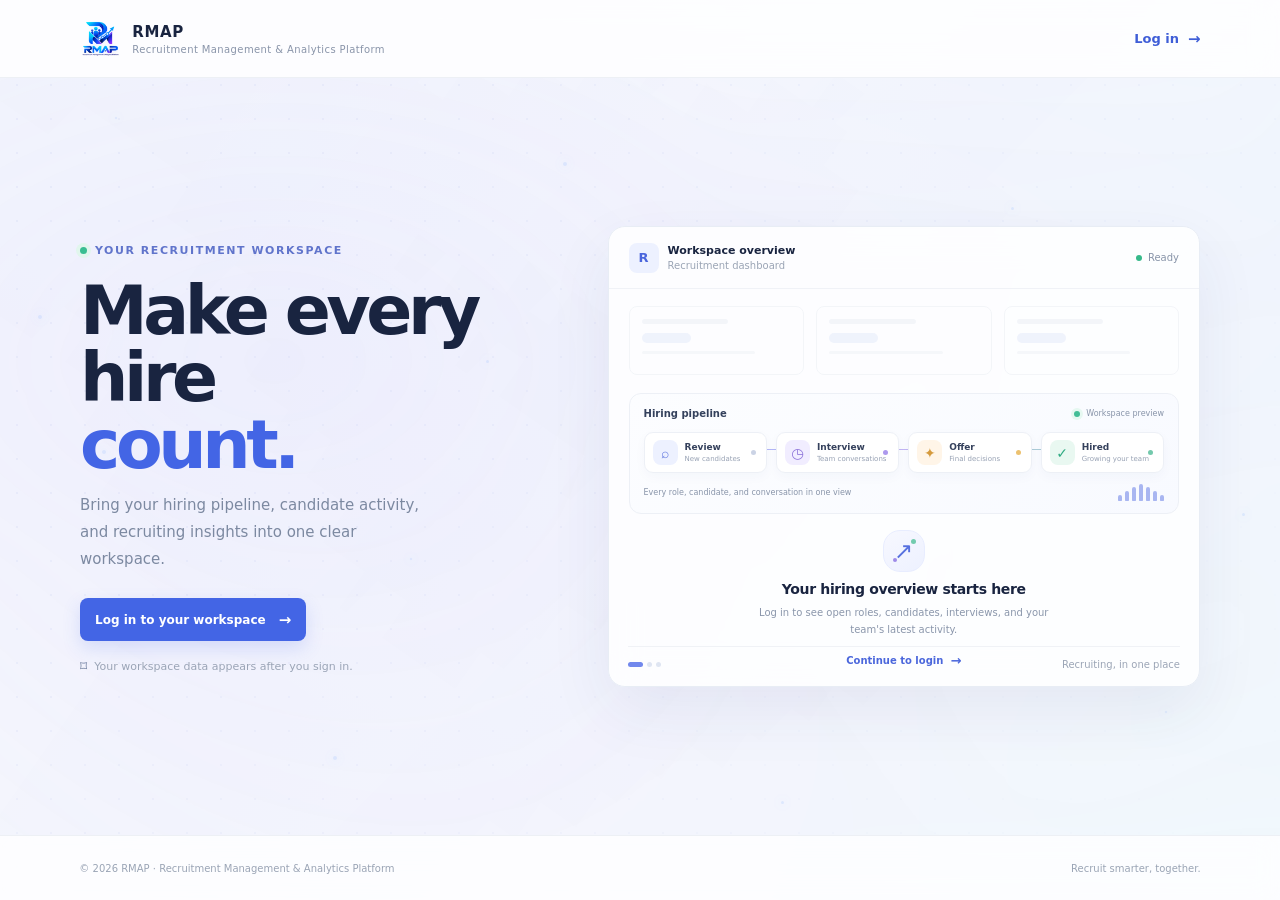
<file: app/analytics.html>
<!doctype html>
<html lang="en">
<head>
  <!-- Core document metadata and responsive viewport setup. -->
  <meta charset="utf-8">
  <meta name="viewport" content="width=device-width, initial-scale=1">
  <meta name="theme-color" content="#f5f7fc">
  <meta name="description" content="RMAP recruitment management and analytics workspace dashboard.">
  <title>Analytics | RMAP</title>
  <!-- Application styles are kept inside the app folder. -->
  <link rel="stylesheet" href="css/app.css">
  <link rel="stylesheet" href="css/rmap-background.css">
  <link rel="stylesheet" href="css/analytics.css">
  <link rel="stylesheet" href="css/readability.css">
  <link rel="stylesheet" href="css/global-effects.css">
</head>
<body class="rmap-bg-host rmap-bg-dashboard">
  <!-- The sidebar and workspace form the persistent application shell. -->
  <div class="app-shell">
    <!-- Main navigation: product identity, workspace, grouped pages, and account status. -->
    <aside class="sidebar" id="sidebar" aria-label="Main navigation">
      <div class="sidebar-top">
        <a class="brand" href="index.html" aria-label="RMAP Dashboard">
          <img src="../Assets/images/Futuristic%20RMAP%20Recruitment%20Analytics%20Logo-1.png" alt="">
          <span class="brand-copy"><strong>RMAP</strong><small>Recruitment analytics</small></span>
        </a>
        <button class="icon-button sidebar-close" id="sidebar-close" type="button" aria-label="Close navigation">×</button>

        <!-- Workspace picker opens the available workspace menu. -->
        <div class="workspace-picker">
          <button class="workspace-switch" id="workspace-toggle" type="button" aria-label="Switch workspace" aria-expanded="false" aria-controls="workspace-menu">
            <span class="workspace-mark">A</span>
            <span class="workspace-copy"><small>WORKSPACE</small><strong>Acme Talent Group</strong></span>
            <span class="workspace-chevron" aria-hidden="true">⌄</span>
          </button>
          <div class="workspace-menu" id="workspace-menu" role="menu" aria-label="Choose workspace" hidden>
            <div class="workspace-menu-heading">Switch workspace</div>
            <button class="workspace-option selected" type="button" role="menuitemradio" aria-checked="true" data-workspace="Acme Talent Group" data-initial="A"><span class="workspace-option-mark">A</span><span class="workspace-option-copy"><strong>Acme Talent Group</strong><small>Current workspace</small></span><span class="workspace-check" aria-hidden="true">✓</span></button>
            <button class="workspace-option" type="button" role="menuitemradio" aria-checked="false" data-workspace="Northstar Labs" data-initial="N"><span class="workspace-option-mark northstar-mark">N</span><span class="workspace-option-copy"><strong>Northstar Labs</strong><small>Demo workspace</small></span><span class="workspace-check" aria-hidden="true">✓</span></button>
            <button class="workspace-option" type="button" role="menuitemradio" aria-checked="false" data-workspace="Brightside Health" data-initial="B"><span class="workspace-option-mark brightside-mark">B</span><span class="workspace-option-copy"><strong>Brightside Health</strong><small>Demo workspace</small></span><span class="workspace-check" aria-hidden="true">✓</span></button>
            <div class="workspace-menu-note">Workspaces available to your account</div>
          </div>
        </div>

        <!-- Navigation links are ready to connect to their individual application pages. -->
        <nav class="nav-groups">
          <div class="nav-group">
            <span class="nav-label">Workspace</span>
            <a class="nav-link" href="index.html"><span class="nav-icon">▦</span><span>Dashboard</span></a>
          </div>
          <div class="nav-group">
            <span class="nav-label">Recruitment</span>
            <a class="nav-link" href="jobs.html"><span class="nav-icon">▣</span><span>Jobs</span><span class="nav-count">8</span></a>
            <a class="nav-link" href="candidates.html"><span class="nav-icon">♙</span><span>Candidates</span></a>
            <a class="nav-link" href="applications.html"><span class="nav-icon">⇥</span><span>Applications</span></a>
            <a class="nav-link" href="interviews.html"><span class="nav-icon">◷</span><span>Interviews</span><span class="nav-count muted-count">4</span></a>
          </div>
          <div class="nav-group">
            <span class="nav-label">Insights</span>
            <a class="nav-link active" href="analytics.html" aria-current="page"><span class="nav-icon">▥</span><span>Analytics</span></a>
            <a class="nav-link" href="reports.html"><span class="nav-icon">▤</span><span>Reports</span></a>
          </div>
          <div class="nav-group">
            <span class="nav-label">System</span>
            <a class="nav-link" href="activity.html"><span class="nav-icon">◴</span><span>Activity log</span></a>
            <a class="nav-link" href="#settings"><span class="nav-icon">⚙</span><span>Settings</span></a>
            <!-- Hide this link for non-administrator accounts when roles are connected. -->
            <a class="nav-link admin-link" data-admin-only href="#users"><span class="nav-icon">♧</span><span>User management</span></a>
          </div>
        </nav>
      </div>

      <!-- Sidebar bottom actions and signed-in user indicator. -->
      <div class="sidebar-bottom">
        <a class="nav-link help-link" href="#help"><span class="nav-icon">?</span><span>Help &amp; support</span><span class="external-mark">↗</span></a>
        <button class="collapse-control" id="collapse-sidebar" type="button"><span class="nav-icon">⇤</span><span>Collapse sidebar</span></button>
        <div class="sidebar-user"><div class="avatar avatar-lavender">SC</div><div class="user-copy"><strong>Sarah Chen</strong><small>Administrator</small></div><span class="user-status" title="Online"></span></div>
      </div>
    </aside>

    <!-- A dim layer lets mobile users dismiss the open navigation. -->
    <button class="sidebar-backdrop" id="sidebar-backdrop" type="button" aria-label="Close navigation"></button>

    <!-- Main workspace includes the topbar and the current page content. -->
    <div class="workspace">
      <!-- Topbar contains mobile navigation, breadcrumbs, global search, and menus. -->
      <header class="topbar">
        <div class="topbar-left">
          <button class="icon-button menu-toggle" id="menu-toggle" type="button" aria-label="Open navigation"><span></span><span></span><span></span></button>
          <div class="breadcrumbs"><span>Insights</span><span class="crumb-separator">/</span><strong>Analytics</strong></div>
        </div>
        <div class="topbar-actions">
          <!-- Global search covers jobs and candidates in the connected application. -->
          <label class="global-search"><span class="search-icon" aria-hidden="true">⌕</span><input id="global-search" type="search" placeholder="Search jobs, candidates..." aria-label="Search jobs and candidates"><kbd>⌘ K</kbd></label>
          <div class="menu-anchor">
            <button class="icon-button notification-button" id="notification-toggle" type="button" aria-label="Notifications" aria-expanded="false"><span class="bell-icon">♧</span><i class="notification-dot"></i></button>
            <div class="dropdown notification-menu" id="notification-menu" hidden>
              <div class="dropdown-heading"><strong>Notifications</strong><button type="button" class="text-button" id="mark-read">Mark all read</button></div>
              <div class="notification-item unread"><span class="notification-symbol blue-symbol">♙</span><span><strong>New candidate application</strong><small>Product Designer · 12 min ago</small></span></div>
              <div class="notification-item unread"><span class="notification-symbol green-symbol">✓</span><span><strong>Interview feedback is due</strong><small>Jordan Lee · Today, 2:30 PM</small></span></div>
              <div class="notification-item"><span class="notification-symbol violet-symbol">▣</span><span><strong>Job post is performing well</strong><small>Senior Engineer · 1 hour ago</small></span></div>
              <a class="dropdown-footer" href="#notifications">View all notifications <span>→</span></a>
            </div>
          </div>
          <div class="menu-anchor profile-anchor">
            <button class="profile-trigger" id="profile-toggle" type="button" aria-expanded="false"><span class="avatar avatar-lavender">SC</span><span class="profile-name">Sarah Chen</span><span class="chevron">⌄</span></button>
            <div class="dropdown profile-menu" id="profile-menu" hidden>
              <div class="profile-menu-header"><div class="avatar avatar-lavender">SC</div><span><strong>Sarah Chen</strong><small>sarah.chen@acme.com</small></span></div>
              <a href="#profile"><span>♙</span>My profile</a>
              <a href="#account-settings"><span>⚙</span>Account settings</a>
              <div class="appearance-settings">
                <span class="appearance-label">Appearance</span>
                <div class="appearance-options" role="group" aria-label="Appearance mode">
                  <button class="appearance-option" type="button" data-appearance-mode="light" aria-pressed="false">Light</button>
                  <button class="appearance-option" type="button" data-appearance-mode="dark" aria-pressed="false">Dark</button>
                  <button class="appearance-option" type="button" data-appearance-mode="system" aria-pressed="false">System</button>
                </div>
              </div>
              <div class="dropdown-rule"></div>
              <a href="../index.html" class="logout-link"><span>↪</span>Log out</a>
            </div>
          </div>
        </div>
      </header>

      <!-- Analytics page: live hiring metrics derived from this workspace's stored records. -->
      <main class="main-content analytics-main">
        <section class="page-heading"><div><div class="date-label"><span class="date-dot"></span> INSIGHTS</div><h1>Analytics</h1><p>Understand your hiring pipeline, sourcing mix, and interview activity.</p></div><div class="analytics-heading-actions"><label class="analytics-period"><span class="visually-hidden">Analytics date range</span><select id="analytics-period"><option value="30">Last 30 days</option><option value="90">Last 90 days</option><option value="all">All time</option></select></label><button class="primary-button" id="export-analytics" type="button"><span aria-hidden="true">↓</span> Export</button></div></section>
        <section class="analytics-summary" aria-label="Hiring metrics">
          <article class="analytics-stat"><span class="analytics-stat-icon analytics-blue">▤</span><div><small>Applications</small><strong id="analytics-applications">0</strong></div><span class="analytics-stat-note" id="analytics-applications-note">In selected period</span></article>
          <article class="analytics-stat"><span class="analytics-stat-icon analytics-violet">▣</span><div><small>Jobs with applications</small><strong id="analytics-open-jobs">0</strong></div><span class="analytics-stat-note">In selected period</span></article>
          <article class="analytics-stat"><span class="analytics-stat-icon analytics-green">◷</span><div><small>Interviews scheduled</small><strong id="analytics-scheduled">0</strong></div><span class="analytics-stat-note" id="analytics-scheduled-note">In selected period</span></article>
          <article class="analytics-stat"><span class="analytics-stat-icon analytics-amber">✓</span><div><small>Hired</small><strong id="analytics-hired">0</strong></div><span class="analytics-stat-note" id="analytics-hired-note">0% of applications</span></article>
        </section>
        <section class="analytics-chart-grid">
          <article class="panel analytics-panel" aria-labelledby="pipeline-chart-title"><div class="panel-heading"><div><h2 id="pipeline-chart-title">Hiring pipeline</h2><p>Applications by current stage</p></div></div><div class="pipeline-chart" id="pipeline-chart" role="img" aria-label="Application counts by hiring stage"></div></article>
          <article class="panel analytics-panel" aria-labelledby="source-chart-title"><div class="panel-heading"><div><h2 id="source-chart-title">Candidate sources</h2><p>Where applications came from</p></div></div><div class="source-chart-wrap"><div class="source-donut" id="source-donut" role="img" aria-label="Applications by candidate source"><span id="source-total">0</span></div><div class="source-legend" id="source-legend"></div></div></article>
        </section>
        <section class="analytics-chart-grid analytics-lower-grid">
          <article class="panel analytics-panel" aria-labelledby="trend-chart-title"><div class="panel-heading"><div><h2 id="trend-chart-title">Application activity</h2><p>Applications received over the last 7 days</p></div></div><div class="activity-chart" id="activity-chart" role="img" aria-label="Applications received each day over the last seven days"></div></article>
          <article class="panel analytics-panel top-jobs-panel" aria-labelledby="top-jobs-title"><div class="panel-heading"><div><h2 id="top-jobs-title">Applications by job</h2><p>Roles with the most candidate activity</p></div></div><div class="top-jobs-list" id="top-jobs-list"></div></article>
        </section>
        <section class="panel analytics-insights-panel" aria-labelledby="insights-title"><div class="panel-heading"><div><h2 id="insights-title">At a glance</h2><p>Highlights from the selected workspace data</p></div></div><div class="analytics-highlights" id="analytics-highlights"></div></section>
        <footer class="page-footer"><span>© 2026 RMAP · Recruitment Management &amp; Analytics Platform</span><span>Need a hand? <a href="#help">Visit help center</a></span></footer>
      </main>
    </div>
  </div>

  <!-- Accessible status region for search and prototype actions. -->
  <div class="toast" id="toast" role="status" aria-live="polite"></div>
  <!-- Interactive controls for navigation, menus, search, and the create-job prototype. -->
  <script src="js/ambient.js" defer></script>
  <script src="js/rmap-background.js" defer></script>
  <script src="js/candidate-data.js" defer></script>
  <script src="js/interview-count.js" defer></script>
  <script src="js/activity-store.js" defer></script>
  <script src="js/workflow-shell.js" defer></script>
  <script src="js/analytics.js" defer></script>
</body>
</html>
</file>
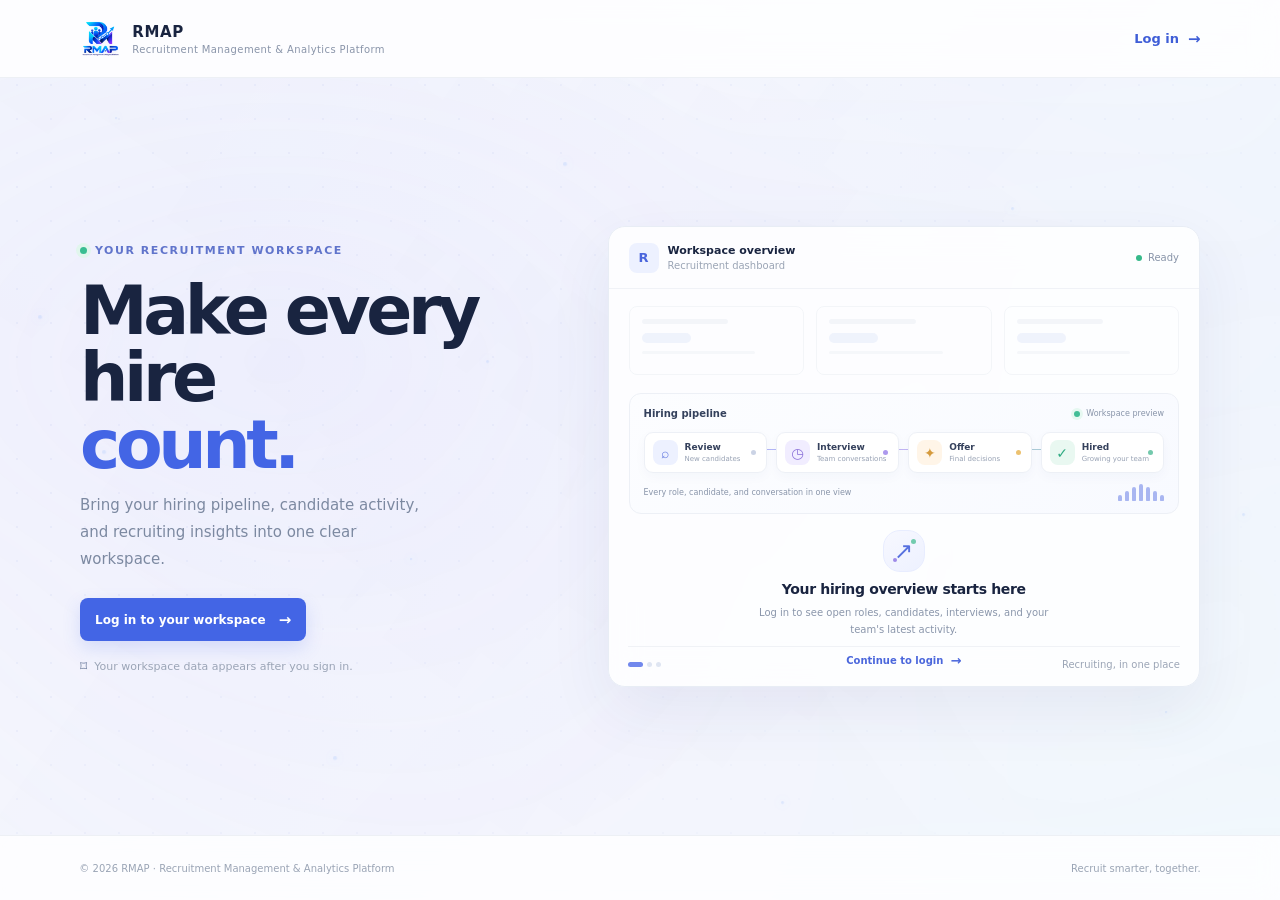
<file: app/applications.html>
<!doctype html>
<html lang="en">
<head>
  <!-- Core document metadata and responsive viewport setup. -->
  <meta charset="utf-8">
  <meta name="viewport" content="width=device-width, initial-scale=1">
  <meta name="theme-color" content="#f5f7fc">
  <meta name="description" content="RMAP recruitment management and analytics workspace dashboard.">
  <title>Applications | RMAP</title>
  <!-- Application styles are kept inside the app folder. -->
  <link rel="stylesheet" href="css/app.css">
  <link rel="stylesheet" href="css/rmap-background.css">
  <link rel="stylesheet" href="css/applications.css">
  <link rel="stylesheet" href="css/readability.css">
  <link rel="stylesheet" href="css/global-effects.css">
</head>
<body class="rmap-bg-host rmap-bg-dashboard">
  <!-- The sidebar and workspace form the persistent application shell. -->
  <div class="app-shell">
    <!-- Main navigation: product identity, workspace, grouped pages, and account status. -->
    <aside class="sidebar" id="sidebar" aria-label="Main navigation">
      <div class="sidebar-top">
        <a class="brand" href="index.html" aria-label="RMAP Dashboard">
          <img src="../Assets/images/Futuristic%20RMAP%20Recruitment%20Analytics%20Logo-1.png" alt="">
          <span class="brand-copy"><strong>RMAP</strong><small>Recruitment analytics</small></span>
        </a>
        <button class="icon-button sidebar-close" id="sidebar-close" type="button" aria-label="Close navigation">×</button>

        <!-- Workspace picker opens the available workspace menu. -->
        <div class="workspace-picker">
          <button class="workspace-switch" id="workspace-toggle" type="button" aria-label="Switch workspace" aria-expanded="false" aria-controls="workspace-menu">
            <span class="workspace-mark">A</span>
            <span class="workspace-copy"><small>WORKSPACE</small><strong>Acme Talent Group</strong></span>
            <span class="workspace-chevron" aria-hidden="true">⌄</span>
          </button>
          <div class="workspace-menu" id="workspace-menu" role="menu" aria-label="Choose workspace" hidden>
            <div class="workspace-menu-heading">Switch workspace</div>
            <button class="workspace-option selected" type="button" role="menuitemradio" aria-checked="true" data-workspace="Acme Talent Group" data-initial="A"><span class="workspace-option-mark">A</span><span class="workspace-option-copy"><strong>Acme Talent Group</strong><small>Current workspace</small></span><span class="workspace-check" aria-hidden="true">✓</span></button>
            <button class="workspace-option" type="button" role="menuitemradio" aria-checked="false" data-workspace="Northstar Labs" data-initial="N"><span class="workspace-option-mark northstar-mark">N</span><span class="workspace-option-copy"><strong>Northstar Labs</strong><small>Demo workspace</small></span><span class="workspace-check" aria-hidden="true">✓</span></button>
            <button class="workspace-option" type="button" role="menuitemradio" aria-checked="false" data-workspace="Brightside Health" data-initial="B"><span class="workspace-option-mark brightside-mark">B</span><span class="workspace-option-copy"><strong>Brightside Health</strong><small>Demo workspace</small></span><span class="workspace-check" aria-hidden="true">✓</span></button>
            <div class="workspace-menu-note">Workspaces available to your account</div>
          </div>
        </div>

        <!-- Navigation links are ready to connect to their individual application pages. -->
        <nav class="nav-groups">
          <div class="nav-group">
            <span class="nav-label">Workspace</span>
            <a class="nav-link" href="index.html"><span class="nav-icon">▦</span><span>Dashboard</span></a>
          </div>
          <div class="nav-group">
            <span class="nav-label">Recruitment</span>
            <a class="nav-link" href="jobs.html"><span class="nav-icon">▣</span><span>Jobs</span><span class="nav-count">8</span></a>
            <a class="nav-link" href="candidates.html"><span class="nav-icon">♙</span><span>Candidates</span></a>
            <a class="nav-link active" href="applications.html" aria-current="page"><span class="nav-icon">⇥</span><span>Applications</span></a>
            <a class="nav-link" href="interviews.html"><span class="nav-icon">◷</span><span>Interviews</span><span class="nav-count muted-count">4</span></a>
          </div>
          <div class="nav-group">
            <span class="nav-label">Insights</span>
            <a class="nav-link" href="analytics.html"><span class="nav-icon">▥</span><span>Analytics</span></a>
            <a class="nav-link" href="reports.html"><span class="nav-icon">▤</span><span>Reports</span></a>
          </div>
          <div class="nav-group">
            <span class="nav-label">System</span>
            <a class="nav-link" href="activity.html"><span class="nav-icon">◴</span><span>Activity log</span></a>
            <a class="nav-link" href="#settings"><span class="nav-icon">⚙</span><span>Settings</span></a>
            <!-- Hide this link for non-administrator accounts when roles are connected. -->
            <a class="nav-link admin-link" data-admin-only href="#users"><span class="nav-icon">♧</span><span>User management</span></a>
          </div>
        </nav>
      </div>

      <!-- Sidebar bottom actions and signed-in user indicator. -->
      <div class="sidebar-bottom">
        <a class="nav-link help-link" href="#help"><span class="nav-icon">?</span><span>Help &amp; support</span><span class="external-mark">↗</span></a>
        <button class="collapse-control" id="collapse-sidebar" type="button"><span class="nav-icon">⇤</span><span>Collapse sidebar</span></button>
        <div class="sidebar-user"><div class="avatar avatar-lavender">SC</div><div class="user-copy"><strong>Sarah Chen</strong><small>Administrator</small></div><span class="user-status" title="Online"></span></div>
      </div>
    </aside>

    <!-- A dim layer lets mobile users dismiss the open navigation. -->
    <button class="sidebar-backdrop" id="sidebar-backdrop" type="button" aria-label="Close navigation"></button>

    <!-- Main workspace includes the topbar and the current page content. -->
    <div class="workspace">
      <!-- Topbar contains mobile navigation, breadcrumbs, global search, and menus. -->
      <header class="topbar">
        <div class="topbar-left">
          <button class="icon-button menu-toggle" id="menu-toggle" type="button" aria-label="Open navigation"><span></span><span></span><span></span></button>
          <div class="breadcrumbs"><span>Recruitment</span><span class="crumb-separator">/</span><strong>Applications</strong></div>
        </div>
        <div class="topbar-actions">
          <!-- Global search covers jobs and candidates in the connected application. -->
          <label class="global-search"><span class="search-icon" aria-hidden="true">⌕</span><input id="global-search" type="search" placeholder="Search jobs, candidates..." aria-label="Search jobs and candidates"><kbd>⌘ K</kbd></label>
          <div class="menu-anchor">
            <button class="icon-button notification-button" id="notification-toggle" type="button" aria-label="Notifications" aria-expanded="false"><span class="bell-icon">♧</span><i class="notification-dot"></i></button>
            <div class="dropdown notification-menu" id="notification-menu" hidden>
              <div class="dropdown-heading"><strong>Notifications</strong><button type="button" class="text-button" id="mark-read">Mark all read</button></div>
              <div class="notification-item unread"><span class="notification-symbol blue-symbol">♙</span><span><strong>New candidate application</strong><small>Product Designer · 12 min ago</small></span></div>
              <div class="notification-item unread"><span class="notification-symbol green-symbol">✓</span><span><strong>Interview feedback is due</strong><small>Jordan Lee · Today, 2:30 PM</small></span></div>
              <div class="notification-item"><span class="notification-symbol violet-symbol">▣</span><span><strong>Job post is performing well</strong><small>Senior Engineer · 1 hour ago</small></span></div>
              <a class="dropdown-footer" href="#notifications">View all notifications <span>→</span></a>
            </div>
          </div>
          <div class="menu-anchor profile-anchor">
            <button class="profile-trigger" id="profile-toggle" type="button" aria-expanded="false"><span class="avatar avatar-lavender">SC</span><span class="profile-name">Sarah Chen</span><span class="chevron">⌄</span></button>
            <div class="dropdown profile-menu" id="profile-menu" hidden>
              <div class="profile-menu-header"><div class="avatar avatar-lavender">SC</div><span><strong>Sarah Chen</strong><small>sarah.chen@acme.com</small></span></div>
              <a href="#profile"><span>♙</span>My profile</a>
              <a href="#account-settings"><span>⚙</span>Account settings</a>
              <div class="appearance-settings">
                <span class="appearance-label">Appearance</span>
                <div class="appearance-options" role="group" aria-label="Appearance mode">
                  <button class="appearance-option" type="button" data-appearance-mode="light" aria-pressed="false">Light</button>
                  <button class="appearance-option" type="button" data-appearance-mode="dark" aria-pressed="false">Dark</button>
                  <button class="appearance-option" type="button" data-appearance-mode="system" aria-pressed="false">System</button>
                </div>
              </div>
              <div class="dropdown-rule"></div>
              <a href="../index.html" class="logout-link"><span>↪</span>Log out</a>
            </div>
          </div>
        </div>
      </header>

      <!-- Applications page: current application records and hiring stages. -->
      <main class="main-content applications-main">
        <section class="page-heading"><div><div class="date-label"><span class="date-dot"></span> RECRUITMENT</div><h1>Applications</h1><p>Track every candidate application from first review through the final decision.</p></div><button class="primary-button" id="export-applications" type="button"><span aria-hidden="true">↓</span> Export</button></section>
        <section class="applications-summary" aria-label="Application summary">
          <article class="application-stat"><span class="application-stat-icon stat-blue">▤</span><div><small>Total applications</small><strong id="application-total">0</strong></div><span class="application-stat-note">Across all jobs</span></article>
          <article class="application-stat"><span class="application-stat-icon stat-green">＋</span><div><small>New</small><strong id="application-new">0</strong></div><span class="application-stat-note">Awaiting review</span></article>
          <article class="application-stat"><span class="application-stat-icon stat-violet">◷</span><div><small>In interviews</small><strong id="application-interviews">0</strong></div><span class="application-stat-note">Active interview stage</span></article>
          <article class="application-stat"><span class="application-stat-icon stat-amber">✓</span><div><small>Offers</small><strong id="application-offers">0</strong></div><span class="application-stat-note">Offer stage</span></article>
        </section>
        <section class="panel applications-panel" aria-labelledby="applications-list-title">
          <div class="panel-heading applications-panel-heading"><div><h2 id="applications-list-title">Application pipeline</h2><p>Each row represents one candidate's application to one job.</p></div></div>
          <div class="applications-toolbar"><label class="applications-search"><span aria-hidden="true">⌕</span><input id="application-search" type="search" placeholder="Search candidates or jobs..." aria-label="Search applications"></label><div class="applications-filters"><label><span class="visually-hidden">Filter by job</span><select id="application-job-filter"><option value="all">All jobs</option></select></label><label><span class="visually-hidden">Filter by stage</span><select id="application-stage-filter"><option value="all">All stages</option><option>Prospect</option><option>New</option><option>Screening</option><option>Interview</option><option>Offer</option><option>Hired</option><option>Rejected</option></select></label></div></div>
          <div class="applications-table-scroll"><table class="applications-table"><thead><tr><th>Candidate</th><th>Job</th><th>Applied</th><th>Stage</th><th>Source</th><th>Next step</th></tr></thead><tbody id="applications-table-body"></tbody></table></div>
          <div class="applications-empty" id="applications-empty" hidden><strong>No applications found</strong><span>Try adjusting the search or filters, or add an application from a candidate profile.</span></div>
          <div class="applications-table-footer"><span id="application-result-count">Showing 0 applications</span><span>Changes save in this browser for the selected workspace.</span></div>
        </section>
        <footer class="page-footer"><span>© 2026 RMAP · Recruitment Management &amp; Analytics Platform</span><span>Need a hand? <a href="#help">Visit help center</a></span></footer>
      </main>
    </div>
  </div>

  <!-- Accessible status region for search and prototype actions. -->
  <div class="toast" id="toast" role="status" aria-live="polite"></div>
  <!-- Interactive controls for navigation, menus, search, and the create-job prototype. -->
  <script src="js/ambient.js" defer></script>
  <script src="js/rmap-background.js" defer></script>
  <script src="js/candidate-data.js" defer></script>
  <script src="js/interview-count.js" defer></script>
  <script src="js/activity-store.js" defer></script>
  <script src="js/workflow-shell.js" defer></script>
  <script src="js/applications.js" defer></script>
</body>
</html>
</file>
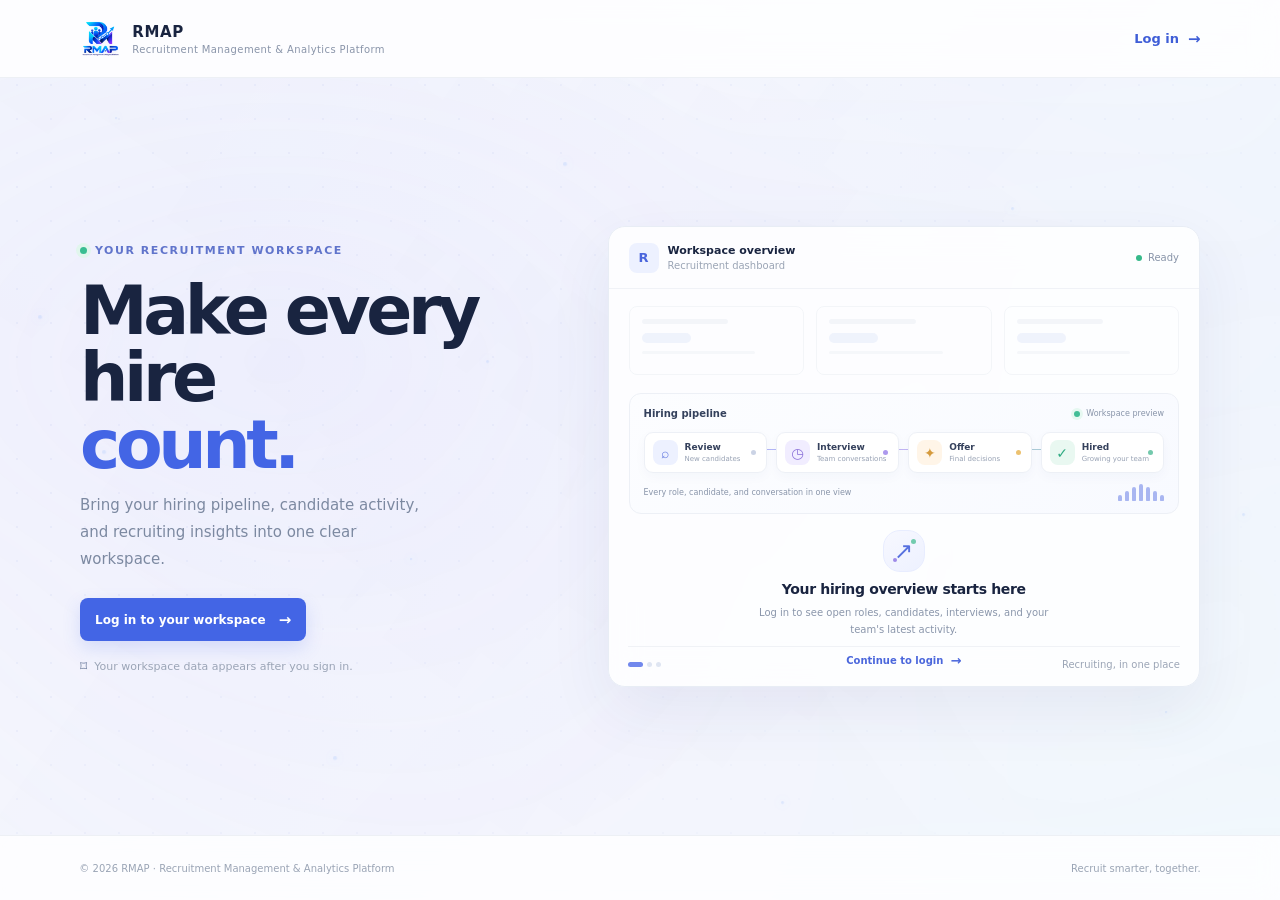
<file: app/candidates.html>
<!doctype html>
<html lang="en">
<head>
  <!-- Core document metadata and responsive viewport setup. -->
  <meta charset="utf-8">
  <meta name="viewport" content="width=device-width, initial-scale=1">
  <meta name="theme-color" content="#f5f7fc">
  <meta name="description" content="Manage candidate profiles, applications, skills, and hiring stages in the RMAP recruitment workspace.">
  <title>Candidates | RMAP</title>
  <!-- Application styles are kept inside the app folder. -->
  <link rel="stylesheet" href="css/app.css">
  <link rel="stylesheet" href="css/rmap-background.css">
  <link rel="stylesheet" href="css/candidates.css">
  <link rel="stylesheet" href="css/readability.css">
  <link rel="stylesheet" href="css/global-effects.css">
</head>
<body class="rmap-bg-host rmap-bg-dashboard">
  <!-- The sidebar and workspace form the persistent application shell. -->
  <div class="app-shell">
    <!-- Main navigation: product identity, workspace, grouped pages, and account status. -->
    <aside class="sidebar" id="sidebar" aria-label="Main navigation">
      <div class="sidebar-top">
        <a class="brand" href="index.html" aria-label="RMAP Dashboard">
          <img src="../Assets/images/Futuristic%20RMAP%20Recruitment%20Analytics%20Logo-1.png" alt="">
          <span class="brand-copy"><strong>RMAP</strong><small>Recruitment analytics</small></span>
        </a>
        <button class="icon-button sidebar-close" id="sidebar-close" type="button" aria-label="Close navigation">×</button>

        <!-- Workspace picker opens the available workspace menu. -->
        <div class="workspace-picker">
          <button class="workspace-switch" id="workspace-toggle" type="button" aria-label="Switch workspace" aria-expanded="false" aria-controls="workspace-menu">
            <span class="workspace-mark">A</span>
            <span class="workspace-copy"><small>WORKSPACE</small><strong>Acme Talent Group</strong></span>
            <span class="workspace-chevron" aria-hidden="true">⌄</span>
          </button>
          <div class="workspace-menu" id="workspace-menu" role="menu" aria-label="Choose workspace" hidden>
            <div class="workspace-menu-heading">Switch workspace</div>
            <button class="workspace-option selected" type="button" role="menuitemradio" aria-checked="true" data-workspace="Acme Talent Group" data-initial="A"><span class="workspace-option-mark">A</span><span class="workspace-option-copy"><strong>Acme Talent Group</strong><small>Current workspace</small></span><span class="workspace-check" aria-hidden="true">✓</span></button>
            <button class="workspace-option" type="button" role="menuitemradio" aria-checked="false" data-workspace="Northstar Labs" data-initial="N"><span class="workspace-option-mark northstar-mark">N</span><span class="workspace-option-copy"><strong>Northstar Labs</strong><small>Demo workspace</small></span><span class="workspace-check" aria-hidden="true">✓</span></button>
            <button class="workspace-option" type="button" role="menuitemradio" aria-checked="false" data-workspace="Brightside Health" data-initial="B"><span class="workspace-option-mark brightside-mark">B</span><span class="workspace-option-copy"><strong>Brightside Health</strong><small>Demo workspace</small></span><span class="workspace-check" aria-hidden="true">✓</span></button>
            <div class="workspace-menu-note">Workspaces available to your account</div>
          </div>
        </div>

        <!-- Navigation links are ready to connect to their individual application pages. -->
        <nav class="nav-groups">
          <div class="nav-group">
            <span class="nav-label">Workspace</span>
            <a class="nav-link" href="index.html"><span class="nav-icon">▦</span><span>Dashboard</span></a>
          </div>
          <div class="nav-group">
            <span class="nav-label">Recruitment</span>
            <a class="nav-link" href="jobs.html"><span class="nav-icon">▣</span><span>Jobs</span><span class="nav-count">8</span></a>
            <a class="nav-link active" href="candidates.html" aria-current="page"><span class="nav-icon">♙</span><span>Candidates</span></a>
            <a class="nav-link" href="applications.html"><span class="nav-icon">⇥</span><span>Applications</span></a>
            <a class="nav-link" href="interviews.html"><span class="nav-icon">◷</span><span>Interviews</span><span class="nav-count muted-count">4</span></a>
          </div>
          <div class="nav-group">
            <span class="nav-label">Insights</span>
            <a class="nav-link" href="analytics.html"><span class="nav-icon">▥</span><span>Analytics</span></a>
            <a class="nav-link" href="reports.html"><span class="nav-icon">▤</span><span>Reports</span></a>
          </div>
          <div class="nav-group">
            <span class="nav-label">System</span>
            <a class="nav-link" href="activity.html"><span class="nav-icon">◴</span><span>Activity log</span></a>
            <a class="nav-link" href="#settings"><span class="nav-icon">⚙</span><span>Settings</span></a>
            <!-- Hide this link for non-administrator accounts when roles are connected. -->
            <a class="nav-link admin-link" data-admin-only href="#users"><span class="nav-icon">♧</span><span>User management</span></a>
          </div>
        </nav>
      </div>

      <!-- Sidebar bottom actions and signed-in user indicator. -->
      <div class="sidebar-bottom">
        <a class="nav-link help-link" href="#help"><span class="nav-icon">?</span><span>Help &amp; support</span><span class="external-mark">↗</span></a>
        <button class="collapse-control" id="collapse-sidebar" type="button"><span class="nav-icon">⇤</span><span>Collapse sidebar</span></button>
        <div class="sidebar-user"><div class="avatar avatar-lavender">SC</div><div class="user-copy"><strong>Sarah Chen</strong><small>Administrator</small></div><span class="user-status" title="Online"></span></div>
      </div>
    </aside>

    <!-- A dim layer lets mobile users dismiss the open navigation. -->
    <button class="sidebar-backdrop" id="sidebar-backdrop" type="button" aria-label="Close navigation"></button>

    <!-- Main workspace includes the topbar and the current page content. -->
    <div class="workspace">
      <!-- Topbar contains mobile navigation, breadcrumbs, global search, and menus. -->
      <header class="topbar">
        <div class="topbar-left">
          <button class="icon-button menu-toggle" id="menu-toggle" type="button" aria-label="Open navigation"><span></span><span></span><span></span></button>
          <div class="breadcrumbs"><span>Workspace</span><span class="crumb-separator">/</span><strong>Candidates</strong></div>
        </div>
        <div class="topbar-actions">
          <!-- Global search covers jobs and candidates in the connected application. -->
          <label class="global-search"><span class="search-icon" aria-hidden="true">⌕</span><input id="global-search" type="search" placeholder="Search jobs, candidates..." aria-label="Search jobs and candidates"><kbd>⌘ K</kbd></label>
          <div class="menu-anchor">
            <button class="icon-button notification-button" id="notification-toggle" type="button" aria-label="Notifications" aria-expanded="false"><span class="bell-icon">♧</span><i class="notification-dot"></i></button>
            <div class="dropdown notification-menu" id="notification-menu" hidden>
              <div class="dropdown-heading"><strong>Notifications</strong><button type="button" class="text-button" id="mark-read">Mark all read</button></div>
              <div class="notification-item unread"><span class="notification-symbol blue-symbol">♙</span><span><strong>New candidate application</strong><small>Product Designer · 12 min ago</small></span></div>
              <div class="notification-item unread"><span class="notification-symbol green-symbol">✓</span><span><strong>Interview feedback is due</strong><small>Jordan Lee · Today, 2:30 PM</small></span></div>
              <div class="notification-item"><span class="notification-symbol violet-symbol">▣</span><span><strong>Job post is performing well</strong><small>Senior Engineer · 1 hour ago</small></span></div>
              <a class="dropdown-footer" href="#notifications">View all notifications <span>→</span></a>
            </div>
          </div>
          <div class="menu-anchor profile-anchor">
            <button class="profile-trigger" id="profile-toggle" type="button" aria-expanded="false"><span class="avatar avatar-lavender">SC</span><span class="profile-name">Sarah Chen</span><span class="chevron">⌄</span></button>
            <div class="dropdown profile-menu" id="profile-menu" hidden>
              <div class="profile-menu-header"><div class="avatar avatar-lavender">SC</div><span><strong>Sarah Chen</strong><small>sarah.chen@acme.com</small></span></div>
              <a href="#profile"><span>♙</span>My profile</a>
              <a href="#account-settings"><span>⚙</span>Account settings</a>
              <div class="appearance-settings">
                <span class="appearance-label">Appearance</span>
                <div class="appearance-options" role="group" aria-label="Appearance mode">
                  <button class="appearance-option" type="button" data-appearance-mode="light" aria-pressed="false">Light</button>
                  <button class="appearance-option" type="button" data-appearance-mode="dark" aria-pressed="false">Dark</button>
                  <button class="appearance-option" type="button" data-appearance-mode="system" aria-pressed="false">System</button>
                </div>
              </div>
              <div class="dropdown-rule"></div>
              <a href="../index.html" class="logout-link"><span>↪</span>Log out</a>
            </div>
          </div>
        </div>
      </header>

      <!-- Shared candidate directory with filters, profile details, and add-candidate dialog. -->
      <main class="main-content candidates-main">
        <section class="page-heading candidates-heading">
          <div><div class="date-label"><span class="date-dot"></span> RECRUITMENT</div><h1>Candidates</h1><p>Find people across your hiring pipeline and review their complete candidate profiles.</p></div>
          <div class="candidate-heading-actions"><button class="candidate-export" id="export-candidates" type="button"><span aria-hidden="true">↓</span> Export</button><button class="primary-button" id="add-candidate" type="button"><span>＋</span> Add candidate</button></div>
        </section>

        <!-- Counts are calculated from the candidate records in this workspace. -->
        <section class="candidate-summary" aria-label="Candidate overview">
          <article class="candidate-stat"><span class="candidate-stat-icon stat-blue">♙</span><div><small>Total candidates</small><strong id="candidate-total">0</strong></div><span class="candidate-stat-note">In your directory</span></article>
          <article class="candidate-stat"><span class="candidate-stat-icon stat-green">✦</span><div><small>New this week</small><strong id="candidate-new">0</strong></div><span class="candidate-stat-note">Recently added</span></article>
          <article class="candidate-stat"><span class="candidate-stat-icon stat-violet">◷</span><div><small>In process</small><strong id="candidate-in-process">0</strong></div><span class="candidate-stat-note">Screening or interview</span></article>
          <article class="candidate-stat"><span class="candidate-stat-icon stat-amber">✓</span><div><small>Hired</small><strong id="candidate-hired">0</strong></div><span class="candidate-stat-note">Joined your team</span></article>
        </section>

        <!-- Directory filters and candidate records. -->
        <section class="panel candidate-directory" aria-labelledby="directory-title">
          <div class="panel-heading candidate-panel-heading"><div><h2 id="directory-title">Candidate directory</h2><p>Candidate profiles across all your open and past roles</p></div><span class="demo-data-label">DEMO RECORDS</span></div>
          <div class="candidate-toolbar">
            <label class="candidate-search"><span aria-hidden="true">⌕</span><input id="candidate-search" type="search" placeholder="Search names, skills, emails..." aria-label="Search candidates"></label>
            <div class="candidate-filters"><label><span class="visually-hidden">Filter by job</span><select id="candidate-job-filter"><option value="all">All jobs</option></select></label><label><span class="visually-hidden">Filter by stage</span><select id="candidate-stage-filter"><option value="all">All stages</option><option>Archived</option><option>Prospect</option><option>New</option><option>Screening</option><option>Interview</option><option>Offer</option><option>Hired</option></select></label><label><span class="visually-hidden">Filter by source</span><select id="candidate-source-filter"><option value="all">All sources</option><option>Careers page</option><option>LinkedIn</option><option>Referral</option><option>Indeed</option><option>Recruiter outreach</option></select></label></div>
          </div>
          <div class="candidate-table-scroll"><table class="candidate-table"><thead><tr><th>Candidate</th><th>Applications</th><th>Stage</th><th>Location</th><th>Source</th><th>Added</th><th><span class="visually-hidden">Actions</span></th></tr></thead><tbody id="candidate-table-body"></tbody></table></div>
          <div class="candidate-empty" id="candidate-empty" hidden><span>♙</span><strong id="candidate-empty-title">No candidates found</strong><small id="candidate-empty-copy">Try changing your search or filters.</small></div>
          <div class="candidate-table-footer"><span id="candidate-results">0 candidates</span><span class="candidate-data-note">Sample records for this workspace</span></div>
        </section>
        <div class="candidate-demo-note"><span>ⓘ</span> These are demo records stored in this browser. Connect a backend to share candidate profiles across users.</div>
        <footer class="page-footer"><span>© 2026 RMAP · Recruitment Management &amp; Analytics Platform</span><span>Need a hand? <a href="#help">Visit help center</a></span></footer>

        <!-- Add-candidate form collects the profile basics and optional job association. -->
        <div class="candidate-modal-backdrop" id="candidate-modal" hidden>
          <section class="candidate-modal" role="dialog" aria-modal="true" aria-labelledby="candidate-modal-title">
            <div class="candidate-modal-heading"><div><h2 id="candidate-modal-title">Add candidate</h2><p>Create a profile in your shared candidate directory.</p></div><button class="candidate-modal-close" type="button" data-close-candidate aria-label="Close dialog">×</button></div>
            <form id="candidate-form">
              <div class="candidate-form-row"><label class="candidate-field">Full name<input name="name" required maxlength="90" placeholder="e.g. Alex Morgan"></label><label class="candidate-field">Email address<input name="email" type="email" required maxlength="120" placeholder="alex@example.com"></label></div>
              <div class="candidate-form-row"><label class="candidate-field">Location<input name="location" maxlength="80" placeholder="City, country or remote"></label><label class="candidate-field">Experience<select name="experience"><option value="0">Not specified</option><option value="1">1+ years</option><option value="3">3+ years</option><option value="5">5+ years</option><option value="8">8+ years</option></select></label></div>
              <div class="candidate-form-row"><label class="candidate-field">Source<select name="source"><option>Recruiter outreach</option><option>Careers page</option><option>LinkedIn</option><option>Referral</option><option>Indeed</option></select></label><label class="candidate-field">Associate with a job<select name="job"><option value="">No job yet</option></select></label></div>
              <label class="candidate-field">Skills <small>Separate skills with commas</small><input name="skills" maxlength="180" placeholder="Product design, Figma, research"></label>
              <div class="candidate-form-actions"><button class="candidate-cancel" type="button" data-close-candidate>Cancel</button><button class="primary-button" type="submit">Add candidate</button></div>
            </form>
          </section>
        </div>

        <!-- Candidate profile dialog is populated when a directory row is opened. -->
        <div class="candidate-profile-backdrop" id="candidate-profile" hidden>
          <section class="candidate-profile-panel" role="dialog" aria-modal="true" aria-labelledby="profile-name">
            <div class="candidate-profile-top"><span class="profile-eyebrow">CANDIDATE PROFILE</span><button class="candidate-modal-close" type="button" data-close-profile aria-label="Close candidate profile">×</button></div>
            <div class="candidate-profile-identity"><span class="candidate-initials profile-avatar" id="profile-avatar">—</span><div><h2 id="profile-name">Candidate name</h2><p id="profile-email">candidate@example.com</p></div><span class="stage-badge stage-prospect" id="profile-stage">Prospect</span></div>
            <div class="profile-content-grid"><section class="profile-section"><h3>Profile details</h3><dl><div><dt>Location</dt><dd id="profile-location">—</dd></div><div><dt>Experience</dt><dd id="profile-experience">—</dd></div><div><dt>Source</dt><dd id="profile-source">—</dd></div><div><dt>Added</dt><dd id="profile-added">—</dd></div></dl></section><section class="profile-section"><h3>Skills</h3><div class="profile-skills" id="profile-skills"></div></section></div>
            <section class="profile-section profile-applications"><div class="profile-section-heading"><h3>Applications</h3><span id="profile-application-count">0 jobs</span><button class="attach-job-toggle" id="attach-job-toggle" type="button">＋ Add to job</button></div><form class="attach-job-form" id="attach-job-form" hidden><select id="profile-job-select" aria-label="Choose a job"><option value="">Select a job</option></select><button type="submit">Add application</button></form><div id="profile-applications-list"></div></section>
            <section class="profile-section profile-activity"><h3>Recent activity</h3><p id="profile-activity-copy">Candidate profile created.</p></section><section class="profile-section profile-notes"><h3>Recruiter notes</h3><textarea id="profile-note" rows="3" maxlength="800" placeholder="Add a private note about this candidate..."></textarea><button class="save-note" id="save-candidate-note" type="button">Save note</button></section>
            <div class="candidate-profile-actions"><label class="profile-stage-select">Update stage<select id="profile-stage-select"><option>Prospect</option><option>New</option><option>Screening</option><option>Interview</option><option>Offer</option><option>Hired</option></select></label><button class="archive-candidate" id="archive-candidate" type="button">Archive candidate</button></div>
          </section>
        </div>
      </main>
    </div>
  </div>

  <!-- Accessible status region for search and prototype actions. -->
  <div class="toast" id="toast" role="status" aria-live="polite"></div>
  <!-- Interactive controls for navigation, menus, search, and the create-job prototype. -->
  <script src="js/candidate-data.js" defer></script>
  <script src="js/interview-count.js" defer></script>
  <script src="js/activity-store.js" defer></script>
  <script src="js/ambient.js" defer></script>
  <script src="js/rmap-background.js" defer></script>
  <script src="js/candidates.js" defer></script>
</body>
</html>
</file>
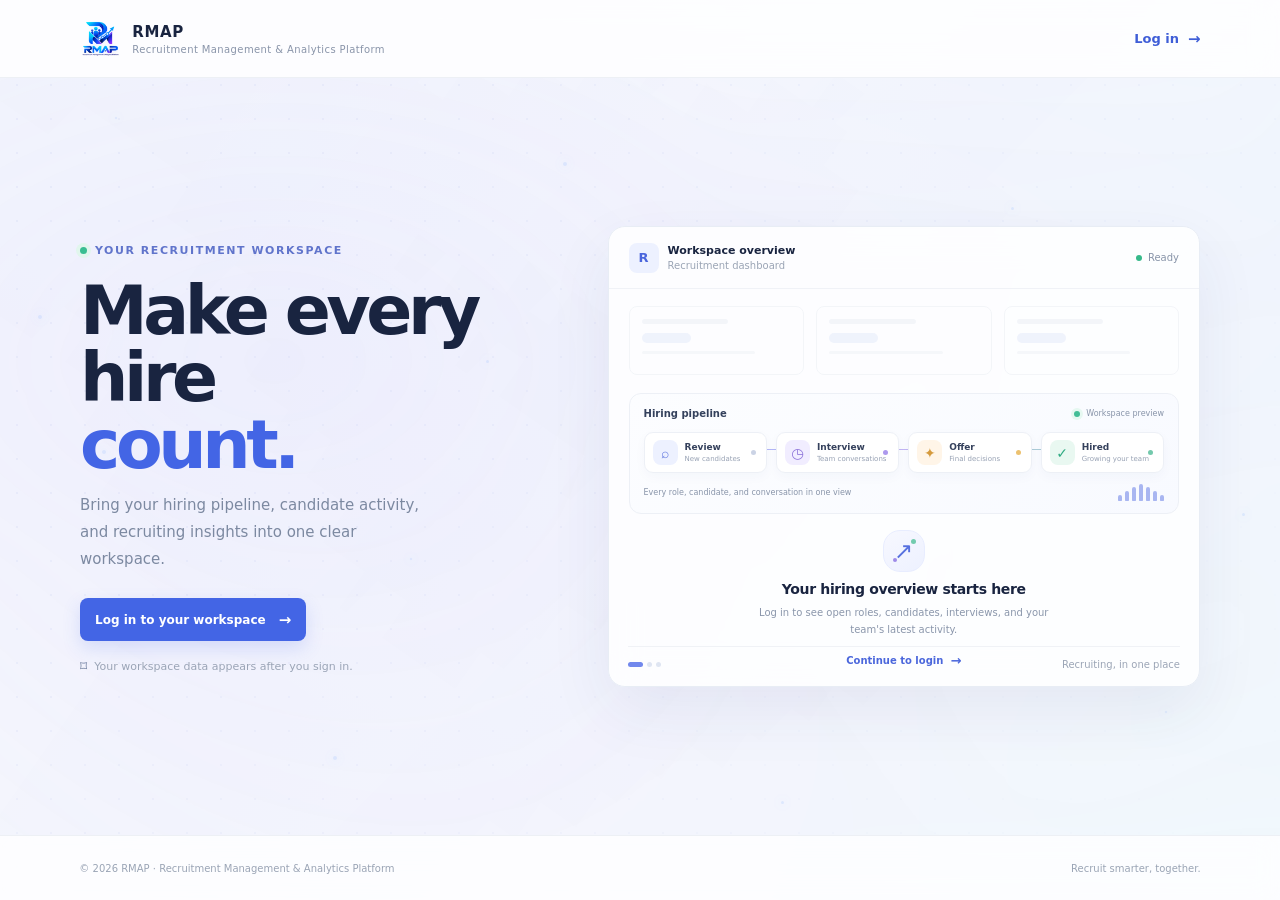
<file: app/interviews.html>
<!doctype html>
<html lang="en">
<head>
  <!-- Core document metadata and responsive viewport setup. -->
  <meta charset="utf-8">
  <meta name="viewport" content="width=device-width, initial-scale=1">
  <meta name="theme-color" content="#f5f7fc">
  <meta name="description" content="RMAP recruitment management and analytics workspace dashboard.">
  <title>Interviews | RMAP</title>
  <!-- Application styles are kept inside the app folder. -->
  <link rel="stylesheet" href="css/app.css">
  <link rel="stylesheet" href="css/rmap-background.css">
  <link rel="stylesheet" href="css/interviews.css">
  <link rel="stylesheet" href="css/readability.css">
  <link rel="stylesheet" href="css/global-effects.css">
</head>
<body class="rmap-bg-host rmap-bg-dashboard">
  <!-- The sidebar and workspace form the persistent application shell. -->
  <div class="app-shell">
    <!-- Main navigation: product identity, workspace, grouped pages, and account status. -->
    <aside class="sidebar" id="sidebar" aria-label="Main navigation">
      <div class="sidebar-top">
        <a class="brand" href="index.html" aria-label="RMAP Dashboard">
          <img src="../Assets/images/Futuristic%20RMAP%20Recruitment%20Analytics%20Logo-1.png" alt="">
          <span class="brand-copy"><strong>RMAP</strong><small>Recruitment analytics</small></span>
        </a>
        <button class="icon-button sidebar-close" id="sidebar-close" type="button" aria-label="Close navigation">×</button>

        <!-- Workspace picker opens the available workspace menu. -->
        <div class="workspace-picker">
          <button class="workspace-switch" id="workspace-toggle" type="button" aria-label="Switch workspace" aria-expanded="false" aria-controls="workspace-menu">
            <span class="workspace-mark">A</span>
            <span class="workspace-copy"><small>WORKSPACE</small><strong>Acme Talent Group</strong></span>
            <span class="workspace-chevron" aria-hidden="true">⌄</span>
          </button>
          <div class="workspace-menu" id="workspace-menu" role="menu" aria-label="Choose workspace" hidden>
            <div class="workspace-menu-heading">Switch workspace</div>
            <button class="workspace-option selected" type="button" role="menuitemradio" aria-checked="true" data-workspace="Acme Talent Group" data-initial="A"><span class="workspace-option-mark">A</span><span class="workspace-option-copy"><strong>Acme Talent Group</strong><small>Current workspace</small></span><span class="workspace-check" aria-hidden="true">✓</span></button>
            <button class="workspace-option" type="button" role="menuitemradio" aria-checked="false" data-workspace="Northstar Labs" data-initial="N"><span class="workspace-option-mark northstar-mark">N</span><span class="workspace-option-copy"><strong>Northstar Labs</strong><small>Demo workspace</small></span><span class="workspace-check" aria-hidden="true">✓</span></button>
            <button class="workspace-option" type="button" role="menuitemradio" aria-checked="false" data-workspace="Brightside Health" data-initial="B"><span class="workspace-option-mark brightside-mark">B</span><span class="workspace-option-copy"><strong>Brightside Health</strong><small>Demo workspace</small></span><span class="workspace-check" aria-hidden="true">✓</span></button>
            <div class="workspace-menu-note">Workspaces available to your account</div>
          </div>
        </div>

        <!-- Navigation links are ready to connect to their individual application pages. -->
        <nav class="nav-groups">
          <div class="nav-group">
            <span class="nav-label">Workspace</span>
            <a class="nav-link" href="index.html"><span class="nav-icon">▦</span><span>Dashboard</span></a>
          </div>
          <div class="nav-group">
            <span class="nav-label">Recruitment</span>
            <a class="nav-link" href="jobs.html"><span class="nav-icon">▣</span><span>Jobs</span><span class="nav-count">8</span></a>
            <a class="nav-link" href="candidates.html"><span class="nav-icon">♙</span><span>Candidates</span></a>
            <a class="nav-link" href="applications.html"><span class="nav-icon">⇥</span><span>Applications</span></a>
            <a class="nav-link active" href="interviews.html" aria-current="page"><span class="nav-icon">◷</span><span>Interviews</span><span class="nav-count muted-count">4</span></a>
          </div>
          <div class="nav-group">
            <span class="nav-label">Insights</span>
            <a class="nav-link" href="analytics.html"><span class="nav-icon">▥</span><span>Analytics</span></a>
            <a class="nav-link" href="reports.html"><span class="nav-icon">▤</span><span>Reports</span></a>
          </div>
          <div class="nav-group">
            <span class="nav-label">System</span>
            <a class="nav-link" href="activity.html"><span class="nav-icon">◴</span><span>Activity log</span></a>
            <a class="nav-link" href="#settings"><span class="nav-icon">⚙</span><span>Settings</span></a>
            <!-- Hide this link for non-administrator accounts when roles are connected. -->
            <a class="nav-link admin-link" data-admin-only href="#users"><span class="nav-icon">♧</span><span>User management</span></a>
          </div>
        </nav>
      </div>

      <!-- Sidebar bottom actions and signed-in user indicator. -->
      <div class="sidebar-bottom">
        <a class="nav-link help-link" href="#help"><span class="nav-icon">?</span><span>Help &amp; support</span><span class="external-mark">↗</span></a>
        <button class="collapse-control" id="collapse-sidebar" type="button"><span class="nav-icon">⇤</span><span>Collapse sidebar</span></button>
        <div class="sidebar-user"><div class="avatar avatar-lavender">SC</div><div class="user-copy"><strong>Sarah Chen</strong><small>Administrator</small></div><span class="user-status" title="Online"></span></div>
      </div>
    </aside>

    <!-- A dim layer lets mobile users dismiss the open navigation. -->
    <button class="sidebar-backdrop" id="sidebar-backdrop" type="button" aria-label="Close navigation"></button>

    <!-- Main workspace includes the topbar and the current page content. -->
    <div class="workspace">
      <!-- Topbar contains mobile navigation, breadcrumbs, global search, and menus. -->
      <header class="topbar">
        <div class="topbar-left">
          <button class="icon-button menu-toggle" id="menu-toggle" type="button" aria-label="Open navigation"><span></span><span></span><span></span></button>
          <div class="breadcrumbs"><span>Recruitment</span><span class="crumb-separator">/</span><strong>Interviews</strong></div>
        </div>
        <div class="topbar-actions">
          <!-- Global search covers jobs and candidates in the connected application. -->
          <label class="global-search"><span class="search-icon" aria-hidden="true">⌕</span><input id="global-search" type="search" placeholder="Search jobs, candidates..." aria-label="Search jobs and candidates"><kbd>⌘ K</kbd></label>
          <div class="menu-anchor">
            <button class="icon-button notification-button" id="notification-toggle" type="button" aria-label="Notifications" aria-expanded="false"><span class="bell-icon">♧</span><i class="notification-dot"></i></button>
            <div class="dropdown notification-menu" id="notification-menu" hidden>
              <div class="dropdown-heading"><strong>Notifications</strong><button type="button" class="text-button" id="mark-read">Mark all read</button></div>
              <div class="notification-item unread"><span class="notification-symbol blue-symbol">♙</span><span><strong>New candidate application</strong><small>Product Designer · 12 min ago</small></span></div>
              <div class="notification-item unread"><span class="notification-symbol green-symbol">✓</span><span><strong>Interview feedback is due</strong><small>Jordan Lee · Today, 2:30 PM</small></span></div>
              <div class="notification-item"><span class="notification-symbol violet-symbol">▣</span><span><strong>Job post is performing well</strong><small>Senior Engineer · 1 hour ago</small></span></div>
              <a class="dropdown-footer" href="#notifications">View all notifications <span>→</span></a>
            </div>
          </div>
          <div class="menu-anchor profile-anchor">
            <button class="profile-trigger" id="profile-toggle" type="button" aria-expanded="false"><span class="avatar avatar-lavender">SC</span><span class="profile-name">Sarah Chen</span><span class="chevron">⌄</span></button>
            <div class="dropdown profile-menu" id="profile-menu" hidden>
              <div class="profile-menu-header"><div class="avatar avatar-lavender">SC</div><span><strong>Sarah Chen</strong><small>sarah.chen@acme.com</small></span></div>
              <a href="#profile"><span>♙</span>My profile</a>
              <a href="#account-settings"><span>⚙</span>Account settings</a>
              <div class="appearance-settings">
                <span class="appearance-label">Appearance</span>
                <div class="appearance-options" role="group" aria-label="Appearance mode">
                  <button class="appearance-option" type="button" data-appearance-mode="light" aria-pressed="false">Light</button>
                  <button class="appearance-option" type="button" data-appearance-mode="dark" aria-pressed="false">Dark</button>
                  <button class="appearance-option" type="button" data-appearance-mode="system" aria-pressed="false">System</button>
                </div>
              </div>
              <div class="dropdown-rule"></div>
              <a href="../index.html" class="logout-link"><span>↪</span>Log out</a>
            </div>
          </div>
        </div>
      </header>

      <!-- Interviews page: scheduled meetings linked to candidate applications. -->
      <main class="main-content interviews-main">
        <section class="page-heading"><div><div class="date-label"><span class="date-dot"></span> RECRUITMENT</div><h1>Interviews</h1><p>Schedule and follow interviews linked to candidates and open roles.</p></div><button class="primary-button" id="schedule-interview" type="button"><span>＋</span> Schedule interview</button></section>
        <section class="interviews-summary" aria-label="Interview summary">
          <article class="interview-stat"><span class="interview-stat-icon stat-blue">◷</span><div><small>Scheduled</small><strong id="interview-scheduled-count">0</strong></div><span class="interview-stat-note">Upcoming meetings</span></article>
          <article class="interview-stat"><span class="interview-stat-icon stat-green">◉</span><div><small>Today</small><strong id="interview-today-count">0</strong></div><span class="interview-stat-note">On today's calendar</span></article>
          <article class="interview-stat"><span class="interview-stat-icon stat-violet">✓</span><div><small>Completed</small><strong id="interview-completed-count">0</strong></div><span class="interview-stat-note">Finished interviews</span></article>
          <article class="interview-stat"><span class="interview-stat-icon stat-amber">↻</span><div><small>Cancelled</small><strong id="interview-cancelled-count">0</strong></div><span class="interview-stat-note">Cancelled meetings</span></article>
        </section>
        <section class="panel interviews-panel-page" aria-labelledby="interviews-list-title">
          <div class="panel-heading interviews-panel-heading"><div><h2 id="interviews-list-title">Interview schedule</h2><p>All interview meetings in this workspace</p></div></div>
          <div class="interviews-toolbar"><label class="interviews-search"><span aria-hidden="true">⌕</span><input id="interview-search" type="search" placeholder="Search candidate, job, or interviewer..." aria-label="Search interviews"></label><div class="interviews-filters"><label><span class="visually-hidden">Filter by date</span><input id="interview-date-filter" type="date" aria-label="Filter by interview date"></label><label><span class="visually-hidden">Filter by status</span><select id="interview-status-filter"><option value="all">All statuses</option><option>Scheduled</option><option>Completed</option><option>Cancelled</option></select></label></div></div>
          <div class="interviews-table-scroll"><table class="interviews-table"><thead><tr><th>Date</th><th>Time</th><th>Candidate</th><th>Job</th><th>Interview</th><th>Interviewer</th><th>Status</th><th>Open</th></tr></thead><tbody id="interviews-table-body"></tbody></table></div>
          <div class="interviews-empty" id="interviews-empty" hidden><strong>No interviews found</strong><span>Schedule an interview here or from an application in the pipeline.</span></div>
          <div class="interviews-table-footer"><span id="interview-result-count">Showing 0 interviews</span><span>Interview records save in this browser for the selected workspace.</span></div>
        </section>
        <footer class="page-footer"><span>© 2026 RMAP · Recruitment Management &amp; Analytics Platform</span><span>Need a hand? <a href="#help">Visit help center</a></span></footer>
        <div class="interview-modal-backdrop" id="interview-modal" hidden><section class="interview-modal" role="dialog" aria-modal="true" aria-labelledby="interview-modal-title">
          <div class="interview-modal-heading"><div><h2 id="interview-modal-title">Schedule interview</h2><p>Choose an existing candidate application to keep the pipeline linked.</p></div><button class="interview-modal-close" type="button" data-close-interview aria-label="Close dialog">×</button></div>
          <form id="interview-form"><label class="interview-field">Candidate and job application<select name="application" id="interview-application" required><option value="">Select an application</option></select></label>
            <div class="interview-form-row"><label class="interview-field">Date<input type="date" name="date" id="interview-date" required></label><label class="interview-field">Time<input type="time" name="time" id="interview-time" required></label></div>
            <div class="interview-form-row"><label class="interview-field">Interview type<select name="type"><option>Recruiter screen</option><option>Technical interview</option><option>Portfolio review</option><option>Hiring manager interview</option><option>Panel interview</option><option>Final interview</option></select></label><label class="interview-field">Interviewer<input name="interviewer" required maxlength="90" placeholder="e.g. Alex Morgan"></label></div>
            <label class="interview-field">Location or meeting link<input name="location" maxlength="160" placeholder="Video call link or meeting room"></label><label class="interview-field">Notes<textarea name="notes" rows="3" maxlength="500" placeholder="Optional interview preparation notes"></textarea></label>
            <div class="interview-form-actions"><button class="interview-cancel" type="button" data-close-interview>Cancel</button><button class="primary-button" type="submit">Save interview</button></div>
          </form></section></div>
      </main>
    </div>
  </div>

  <!-- Accessible status region for search and prototype actions. -->
  <div class="toast" id="toast" role="status" aria-live="polite"></div>
  <!-- Interactive controls for navigation, menus, search, and the create-job prototype. -->
  <script src="js/ambient.js" defer></script>
  <script src="js/rmap-background.js" defer></script>
  <script src="js/candidate-data.js" defer></script>
  <script src="js/interview-count.js" defer></script>
  <script src="js/activity-store.js" defer></script>
  <script src="js/workflow-shell.js" defer></script>
  <script src="js/interviews.js" defer></script>
</body>
</html>
</file>
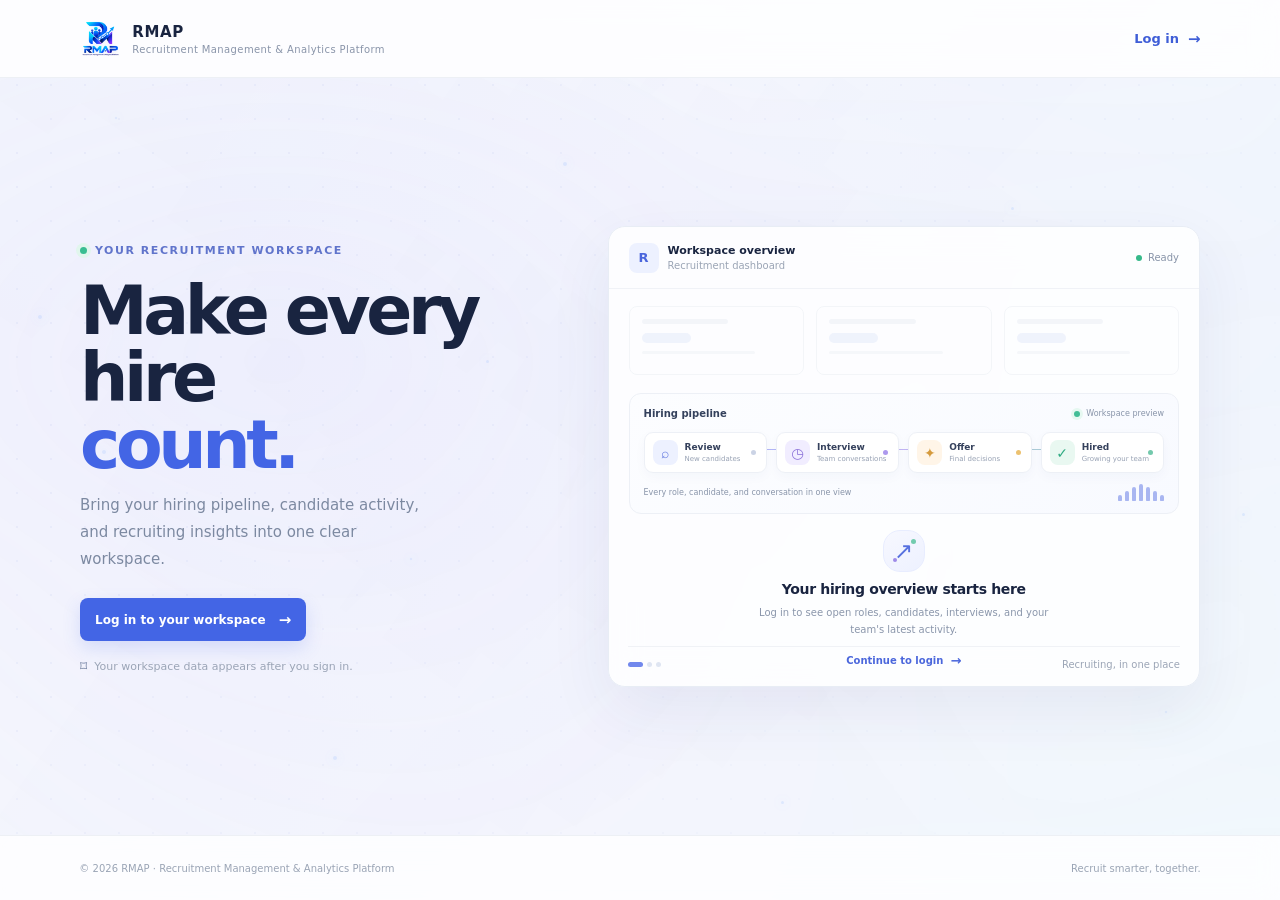
<file: app/job-applicants.html>
<!doctype html>
<html lang="en">
<head>
  <!-- Core document metadata and responsive viewport setup. -->
  <meta charset="utf-8">
  <meta name="viewport" content="width=device-width, initial-scale=1">
  <meta name="theme-color" content="#f5f7fc">
  <meta name="description" content="Review applicants and candidate progress for an RMAP job opening.">
  <title>Applicants | RMAP</title>
  <!-- Application styles are kept inside the app folder. -->
  <link rel="stylesheet" href="css/app.css">
  <link rel="stylesheet" href="css/rmap-background.css">
  <link rel="stylesheet" href="css/applicants.css">
  <link rel="stylesheet" href="css/readability.css">
  <link rel="stylesheet" href="css/global-effects.css">
</head>
<body class="rmap-bg-host rmap-bg-dashboard">
  <!-- The sidebar and workspace form the persistent application shell. -->
  <div class="app-shell">
    <!-- Main navigation: product identity, workspace, grouped pages, and account status. -->
    <aside class="sidebar" id="sidebar" aria-label="Main navigation">
      <div class="sidebar-top">
        <a class="brand" href="index.html" aria-label="RMAP Dashboard">
          <img src="../Assets/images/Futuristic%20RMAP%20Recruitment%20Analytics%20Logo-1.png" alt="">
          <span class="brand-copy"><strong>RMAP</strong><small>Recruitment analytics</small></span>
        </a>
        <button class="icon-button sidebar-close" id="sidebar-close" type="button" aria-label="Close navigation">×</button>

        <!-- Workspace picker opens the available workspace menu. -->
        <div class="workspace-picker">
          <button class="workspace-switch" id="workspace-toggle" type="button" aria-label="Switch workspace" aria-expanded="false" aria-controls="workspace-menu">
            <span class="workspace-mark">A</span>
            <span class="workspace-copy"><small>WORKSPACE</small><strong>Acme Talent Group</strong></span>
            <span class="workspace-chevron" aria-hidden="true">⌄</span>
          </button>
          <div class="workspace-menu" id="workspace-menu" role="menu" aria-label="Choose workspace" hidden>
            <div class="workspace-menu-heading">Switch workspace</div>
            <button class="workspace-option selected" type="button" role="menuitemradio" aria-checked="true" data-workspace="Acme Talent Group" data-initial="A"><span class="workspace-option-mark">A</span><span class="workspace-option-copy"><strong>Acme Talent Group</strong><small>Current workspace</small></span><span class="workspace-check" aria-hidden="true">✓</span></button>
            <button class="workspace-option" type="button" role="menuitemradio" aria-checked="false" data-workspace="Northstar Labs" data-initial="N"><span class="workspace-option-mark northstar-mark">N</span><span class="workspace-option-copy"><strong>Northstar Labs</strong><small>Demo workspace</small></span><span class="workspace-check" aria-hidden="true">✓</span></button>
            <button class="workspace-option" type="button" role="menuitemradio" aria-checked="false" data-workspace="Brightside Health" data-initial="B"><span class="workspace-option-mark brightside-mark">B</span><span class="workspace-option-copy"><strong>Brightside Health</strong><small>Demo workspace</small></span><span class="workspace-check" aria-hidden="true">✓</span></button>
            <div class="workspace-menu-note">Workspaces available to your account</div>
          </div>
        </div>

        <!-- Navigation links are ready to connect to their individual application pages. -->
        <nav class="nav-groups">
          <div class="nav-group">
            <span class="nav-label">Workspace</span>
            <a class="nav-link" href="index.html"><span class="nav-icon">▦</span><span>Dashboard</span></a>
          </div>
          <div class="nav-group">
            <span class="nav-label">Recruitment</span>
            <a class="nav-link active" href="jobs.html" aria-current="page"><span class="nav-icon">▣</span><span>Jobs</span><span class="nav-count">8</span></a>
            <a class="nav-link" href="candidates.html"><span class="nav-icon">♙</span><span>Candidates</span></a>
            <a class="nav-link" href="applications.html"><span class="nav-icon">⇥</span><span>Applications</span></a>
            <a class="nav-link" href="interviews.html"><span class="nav-icon">◷</span><span>Interviews</span><span class="nav-count muted-count">4</span></a>
          </div>
          <div class="nav-group">
            <span class="nav-label">Insights</span>
            <a class="nav-link" href="analytics.html"><span class="nav-icon">▥</span><span>Analytics</span></a>
            <a class="nav-link" href="reports.html"><span class="nav-icon">▤</span><span>Reports</span></a>
          </div>
          <div class="nav-group">
            <span class="nav-label">System</span>
            <a class="nav-link" href="activity.html"><span class="nav-icon">◴</span><span>Activity log</span></a>
            <a class="nav-link" href="#settings"><span class="nav-icon">⚙</span><span>Settings</span></a>
            <!-- Hide this link for non-administrator accounts when roles are connected. -->
            <a class="nav-link admin-link" data-admin-only href="#users"><span class="nav-icon">♧</span><span>User management</span></a>
          </div>
        </nav>
      </div>

      <!-- Sidebar bottom actions and signed-in user indicator. -->
      <div class="sidebar-bottom">
        <a class="nav-link help-link" href="#help"><span class="nav-icon">?</span><span>Help &amp; support</span><span class="external-mark">↗</span></a>
        <button class="collapse-control" id="collapse-sidebar" type="button"><span class="nav-icon">⇤</span><span>Collapse sidebar</span></button>
        <div class="sidebar-user"><div class="avatar avatar-lavender">SC</div><div class="user-copy"><strong>Sarah Chen</strong><small>Administrator</small></div><span class="user-status" title="Online"></span></div>
      </div>
    </aside>

    <!-- A dim layer lets mobile users dismiss the open navigation. -->
    <button class="sidebar-backdrop" id="sidebar-backdrop" type="button" aria-label="Close navigation"></button>

    <!-- Main workspace includes the topbar and the current page content. -->
    <div class="workspace">
      <!-- Topbar contains mobile navigation, breadcrumbs, global search, and menus. -->
      <header class="topbar">
        <div class="topbar-left">
          <button class="icon-button menu-toggle" id="menu-toggle" type="button" aria-label="Open navigation"><span></span><span></span><span></span></button>
          <div class="breadcrumbs"><span>Workspace</span><span class="crumb-separator">/</span><strong>Jobs</strong><span class="crumb-separator">/</span><strong>Applicants</strong></div>
        </div>
        <div class="topbar-actions">
          <!-- Global search covers jobs and candidates in the connected application. -->
          <label class="global-search"><span class="search-icon" aria-hidden="true">⌕</span><input id="global-search" type="search" placeholder="Search jobs, candidates..." aria-label="Search jobs and candidates"><kbd>⌘ K</kbd></label>
          <div class="menu-anchor">
            <button class="icon-button notification-button" id="notification-toggle" type="button" aria-label="Notifications" aria-expanded="false"><span class="bell-icon">♧</span><i class="notification-dot"></i></button>
            <div class="dropdown notification-menu" id="notification-menu" hidden>
              <div class="dropdown-heading"><strong>Notifications</strong><button type="button" class="text-button" id="mark-read">Mark all read</button></div>
              <div class="notification-item unread"><span class="notification-symbol blue-symbol">♙</span><span><strong>New candidate application</strong><small>Product Designer · 12 min ago</small></span></div>
              <div class="notification-item unread"><span class="notification-symbol green-symbol">✓</span><span><strong>Interview feedback is due</strong><small>Jordan Lee · Today, 2:30 PM</small></span></div>
              <div class="notification-item"><span class="notification-symbol violet-symbol">▣</span><span><strong>Job post is performing well</strong><small>Senior Engineer · 1 hour ago</small></span></div>
              <a class="dropdown-footer" href="#notifications">View all notifications <span>→</span></a>
            </div>
          </div>
          <div class="menu-anchor profile-anchor">
            <button class="profile-trigger" id="profile-toggle" type="button" aria-expanded="false"><span class="avatar avatar-lavender">SC</span><span class="profile-name">Sarah Chen</span><span class="chevron">⌄</span></button>
            <div class="dropdown profile-menu" id="profile-menu" hidden>
              <div class="profile-menu-header"><div class="avatar avatar-lavender">SC</div><span><strong>Sarah Chen</strong><small>sarah.chen@acme.com</small></span></div>
              <a href="#profile"><span>♙</span>My profile</a>
              <a href="#account-settings"><span>⚙</span>Account settings</a>
              <div class="appearance-settings">
                <span class="appearance-label">Appearance</span>
                <div class="appearance-options" role="group" aria-label="Appearance mode">
                  <button class="appearance-option" type="button" data-appearance-mode="light" aria-pressed="false">Light</button>
                  <button class="appearance-option" type="button" data-appearance-mode="dark" aria-pressed="false">Dark</button>
                  <button class="appearance-option" type="button" data-appearance-mode="system" aria-pressed="false">System</button>
                </div>
              </div>
              <div class="dropdown-rule"></div>
              <a href="../index.html" class="logout-link"><span>↪</span>Log out</a>
            </div>
          </div>
        </div>
      </header>

      <!-- Applicants for the selected job. -->
      <main class="main-content applicants-main">
        <section class="page-heading applicant-page-heading">
          <div><div class="date-label"><span class="date-dot"></span> RECRUITMENT <span class="crumb-separator">/</span> JOB APPLICANTS</div><h1>Applicants</h1><p>Review and follow candidates applying for this role.</p></div>
          <div class="applicant-heading-actions"><a class="back-to-jobs" href="jobs.html"><span aria-hidden="true">←</span> Back to jobs</a><button class="primary-button export-applicants" id="export-applicants" type="button"><span aria-hidden="true">↓</span> Export list</button></div>
        </section>

        <!-- Job context keeps the selected role visible while reviewing candidates. -->
        <section class="panel applicant-job-card" id="applicant-job-card">
          <span class="job-avatar job-avatar-blue" id="job-avatar">R</span>
          <div class="applicant-job-copy"><div><h2 id="job-title">Loading job...</h2><span class="job-status status-active" id="job-status">Active</span></div><p><span id="job-code">RMAP</span><span>·</span><span id="job-department">Department</span><span>·</span><span id="job-workplace">Workplace</span></p></div>
          <div class="job-applicant-total"><strong id="job-applicant-total">0</strong><span>total applicants</span></div>
        </section>

        <!-- Summary counts are based on the applicants currently available. -->
        <section class="applicant-stats" aria-label="Applicant summary">
          <article class="applicant-stat"><span class="applicant-stat-mark mark-blue">♙</span><div><small>Total applicants</small><strong id="total-applicants">0</strong></div></article>
          <article class="applicant-stat"><span class="applicant-stat-mark mark-green">✦</span><div><small>New</small><strong id="new-applicants">0</strong></div></article>
          <article class="applicant-stat"><span class="applicant-stat-mark mark-violet">◷</span><div><small>In review</small><strong id="review-applicants">0</strong></div></article>
          <article class="applicant-stat"><span class="applicant-stat-mark mark-amber">✓</span><div><small>Offers</small><strong id="offer-applicants">0</strong></div></article>
        </section>

        <!-- Candidate table includes status filters and search. -->
        <section class="panel applicant-list-panel" aria-labelledby="applicant-list-title">
          <div class="panel-heading applicant-list-heading"><div><h2 id="applicant-list-title">Candidate applications</h2><p id="applicant-list-subtitle">Recent applicants for this job</p></div><button class="more-button" id="applicant-more" type="button" aria-label="Applicant list options">···</button></div>
          <div class="applicant-toolbar">
            <div class="applicant-tabs" role="group" aria-label="Filter applicants by stage">
              <button class="applicant-tab selected" type="button" data-stage-filter="all" aria-pressed="true">All <span id="stage-count-all">0</span></button>
              <button class="applicant-tab" type="button" data-stage-filter="New" aria-pressed="false">New <span id="stage-count-new">0</span></button>
              <button class="applicant-tab" type="button" data-stage-filter="Screening" aria-pressed="false">Screening <span id="stage-count-screening">0</span></button>
              <button class="applicant-tab" type="button" data-stage-filter="Interview" aria-pressed="false">Interview <span id="stage-count-interview">0</span></button>
              <button class="applicant-tab" type="button" data-stage-filter="Offer" aria-pressed="false">Offer <span id="stage-count-offer">0</span></button>
              <button class="applicant-tab" type="button" data-stage-filter="Rejected" aria-pressed="false">Rejected <span id="stage-count-rejected">0</span></button>
            </div>
            <label class="applicant-search"><span aria-hidden="true">⌕</span><input id="applicant-search" type="search" placeholder="Search applicants..." aria-label="Search applicants"></label>
          </div>
          <div class="applicant-table-scroll"><table class="applicant-table"><thead><tr><th>Candidate</th><th>Applied</th><th>Stage</th><th>Source</th><th>Match</th><th><span class="visually-hidden">Actions</span></th></tr></thead><tbody id="applicant-table-body"></tbody></table></div>
          <div class="applicant-empty" id="applicant-empty" hidden><span>♙</span><strong id="empty-title">No applicants yet</strong><small id="empty-description">New applications for this role will appear here.</small></div>
          <div class="applicant-list-footer"><span id="applicant-result-count">No applicants to show</span><span class="preview-badge">DEMO PREVIEW RECORDS</span></div>
        </section>
        <div class="applicant-preview-note" id="applicant-preview-note"><span>ⓘ</span> Candidate rows on this page are sample preview data. Real applicant records need to be connected to the application backend.</div>
        <footer class="page-footer"><span>© 2026 RMAP · Recruitment Management &amp; Analytics Platform</span><span>Need a hand? <a href="#help">Visit help center</a></span></footer>
      </main>
    </div>
  </div>

  <!-- Accessible status region for search and prototype actions. -->
  <div class="toast" id="toast" role="status" aria-live="polite"></div>
  <!-- Interactive controls for navigation, menus, search, and the create-job prototype. -->
  <script src="js/candidate-data.js" defer></script>
  <script src="js/interview-count.js" defer></script>
  <script src="js/activity-store.js" defer></script>
  <script src="js/ambient.js" defer></script>
  <script src="js/rmap-background.js" defer></script>
  <script src="js/applicants.js" defer></script>
</body>
</html>
</file>
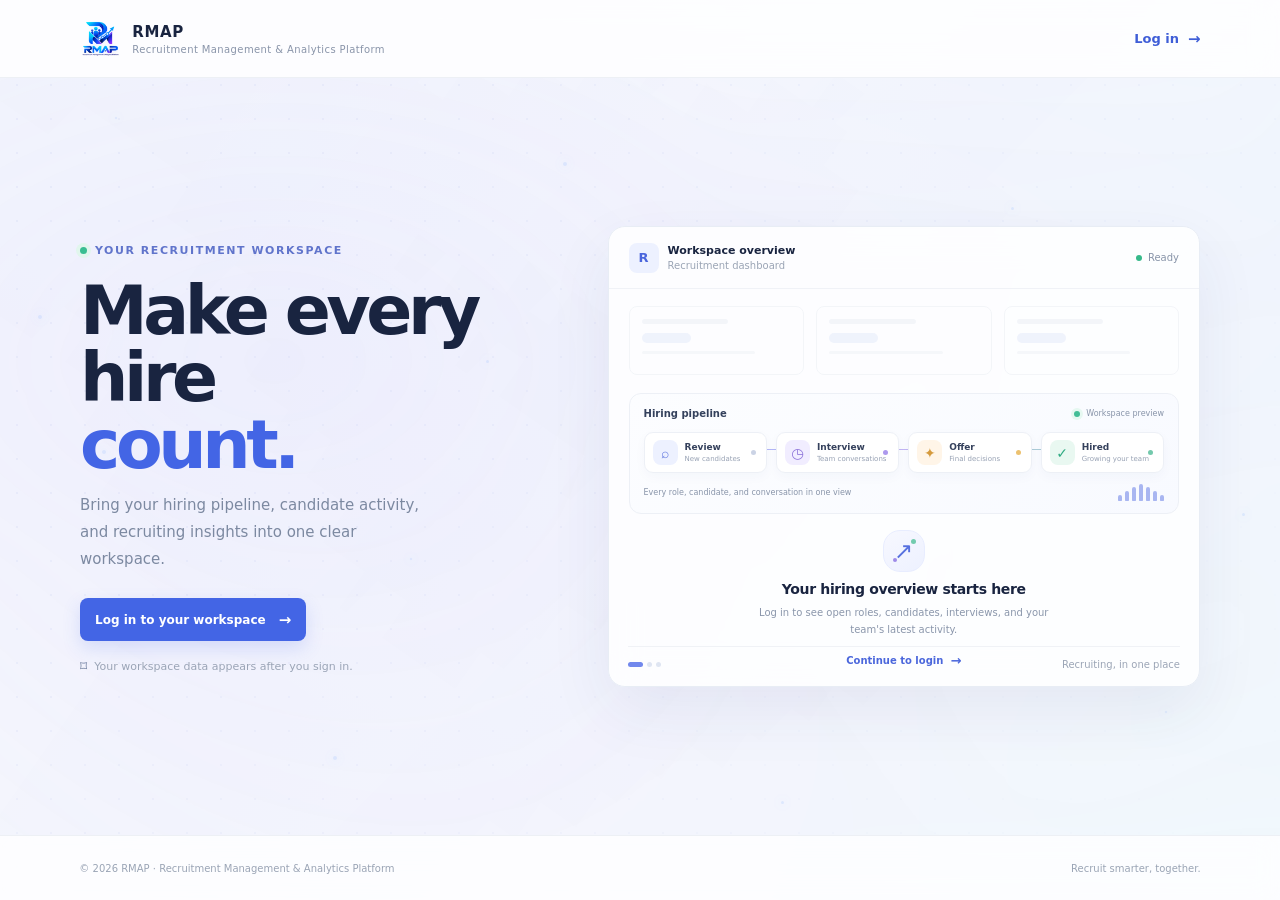
<file: app/jobs.html>
<!doctype html>
<html lang="en">
<head>
  <!-- Core document metadata and responsive viewport setup. -->
  <meta charset="utf-8">
  <meta name="viewport" content="width=device-width, initial-scale=1">
  <meta name="theme-color" content="#f5f7fc">
  <meta name="description" content="RMAP recruitment management and analytics workspace dashboard.">
  <title>Jobs | RMAP</title>
  <!-- Application styles are kept inside the app folder. -->
  <link rel="stylesheet" href="css/app.css">
  <link rel="stylesheet" href="css/rmap-background.css">
  <link rel="stylesheet" href="css/jobs.css">
  <link rel="stylesheet" href="css/readability.css">
  <link rel="stylesheet" href="css/global-effects.css">
</head>
<body class="rmap-bg-host rmap-bg-dashboard">
  <!-- The sidebar and workspace form the persistent application shell. -->
  <div class="app-shell">
    <!-- Main navigation: product identity, workspace, grouped pages, and account status. -->
    <aside class="sidebar" id="sidebar" aria-label="Main navigation">
      <div class="sidebar-top">
        <a class="brand" href="index.html" aria-label="RMAP Dashboard">
          <img src="../Assets/images/Futuristic%20RMAP%20Recruitment%20Analytics%20Logo-1.png" alt="">
          <span class="brand-copy"><strong>RMAP</strong><small>Recruitment analytics</small></span>
        </a>
        <button class="icon-button sidebar-close" id="sidebar-close" type="button" aria-label="Close navigation">×</button>

        <!-- Workspace picker opens the available workspace menu. -->
        <div class="workspace-picker">
          <button class="workspace-switch" id="workspace-toggle" type="button" aria-label="Switch workspace" aria-expanded="false" aria-controls="workspace-menu">
            <span class="workspace-mark">A</span>
            <span class="workspace-copy"><small>WORKSPACE</small><strong>Acme Talent Group</strong></span>
            <span class="workspace-chevron" aria-hidden="true">⌄</span>
          </button>
          <div class="workspace-menu" id="workspace-menu" role="menu" aria-label="Choose workspace" hidden>
            <div class="workspace-menu-heading">Switch workspace</div>
            <button class="workspace-option selected" type="button" role="menuitemradio" aria-checked="true" data-workspace="Acme Talent Group" data-initial="A"><span class="workspace-option-mark">A</span><span class="workspace-option-copy"><strong>Acme Talent Group</strong><small>Current workspace</small></span><span class="workspace-check" aria-hidden="true">✓</span></button>
            <button class="workspace-option" type="button" role="menuitemradio" aria-checked="false" data-workspace="Northstar Labs" data-initial="N"><span class="workspace-option-mark northstar-mark">N</span><span class="workspace-option-copy"><strong>Northstar Labs</strong><small>Demo workspace</small></span><span class="workspace-check" aria-hidden="true">✓</span></button>
            <button class="workspace-option" type="button" role="menuitemradio" aria-checked="false" data-workspace="Brightside Health" data-initial="B"><span class="workspace-option-mark brightside-mark">B</span><span class="workspace-option-copy"><strong>Brightside Health</strong><small>Demo workspace</small></span><span class="workspace-check" aria-hidden="true">✓</span></button>
            <div class="workspace-menu-note">Workspaces available to your account</div>
          </div>
        </div>

        <!-- Navigation links are ready to connect to their individual application pages. -->
        <nav class="nav-groups">
          <div class="nav-group">
            <span class="nav-label">Workspace</span>
            <a class="nav-link" href="index.html"><span class="nav-icon">▦</span><span>Dashboard</span></a>
          </div>
          <div class="nav-group">
            <span class="nav-label">Recruitment</span>
            <a class="nav-link active" href="jobs.html" aria-current="page"><span class="nav-icon">▣</span><span>Jobs</span><span class="nav-count">8</span></a>
            <a class="nav-link" href="candidates.html"><span class="nav-icon">♙</span><span>Candidates</span></a>
            <a class="nav-link" href="applications.html"><span class="nav-icon">⇥</span><span>Applications</span></a>
            <a class="nav-link" href="interviews.html"><span class="nav-icon">◷</span><span>Interviews</span><span class="nav-count muted-count">4</span></a>
          </div>
          <div class="nav-group">
            <span class="nav-label">Insights</span>
            <a class="nav-link" href="analytics.html"><span class="nav-icon">▥</span><span>Analytics</span></a>
            <a class="nav-link" href="reports.html"><span class="nav-icon">▤</span><span>Reports</span></a>
          </div>
          <div class="nav-group">
            <span class="nav-label">System</span>
            <a class="nav-link" href="activity.html"><span class="nav-icon">◴</span><span>Activity log</span></a>
            <a class="nav-link" href="#settings"><span class="nav-icon">⚙</span><span>Settings</span></a>
            <!-- Hide this link for non-administrator accounts when roles are connected. -->
            <a class="nav-link admin-link" data-admin-only href="#users"><span class="nav-icon">♧</span><span>User management</span></a>
          </div>
        </nav>
      </div>

      <!-- Sidebar bottom actions and signed-in user indicator. -->
      <div class="sidebar-bottom">
        <a class="nav-link help-link" href="#help"><span class="nav-icon">?</span><span>Help &amp; support</span><span class="external-mark">↗</span></a>
        <button class="collapse-control" id="collapse-sidebar" type="button"><span class="nav-icon">⇤</span><span>Collapse sidebar</span></button>
        <div class="sidebar-user"><div class="avatar avatar-lavender">SC</div><div class="user-copy"><strong>Sarah Chen</strong><small>Administrator</small></div><span class="user-status" title="Online"></span></div>
      </div>
    </aside>

    <!-- A dim layer lets mobile users dismiss the open navigation. -->
    <button class="sidebar-backdrop" id="sidebar-backdrop" type="button" aria-label="Close navigation"></button>

    <!-- Main workspace includes the topbar and the current page content. -->
    <div class="workspace">
      <!-- Topbar contains mobile navigation, breadcrumbs, global search, and menus. -->
      <header class="topbar">
        <div class="topbar-left">
          <button class="icon-button menu-toggle" id="menu-toggle" type="button" aria-label="Open navigation"><span></span><span></span><span></span></button>
          <div class="breadcrumbs"><span>Workspace</span><span class="crumb-separator">/</span><strong>Jobs</strong></div>
        </div>
        <div class="topbar-actions">
          <!-- Global search covers jobs and candidates in the connected application. -->
          <label class="global-search"><span class="search-icon" aria-hidden="true">⌕</span><input id="global-search" type="search" placeholder="Search jobs, candidates..." aria-label="Search jobs and candidates"><kbd>⌘ K</kbd></label>
          <div class="menu-anchor">
            <button class="icon-button notification-button" id="notification-toggle" type="button" aria-label="Notifications" aria-expanded="false"><span class="bell-icon">♧</span><i class="notification-dot"></i></button>
            <div class="dropdown notification-menu" id="notification-menu" hidden>
              <div class="dropdown-heading"><strong>Notifications</strong><button type="button" class="text-button" id="mark-read">Mark all read</button></div>
              <div class="notification-item unread"><span class="notification-symbol blue-symbol">♙</span><span><strong>New candidate application</strong><small>Product Designer · 12 min ago</small></span></div>
              <div class="notification-item unread"><span class="notification-symbol green-symbol">✓</span><span><strong>Interview feedback is due</strong><small>Jordan Lee · Today, 2:30 PM</small></span></div>
              <div class="notification-item"><span class="notification-symbol violet-symbol">▣</span><span><strong>Job post is performing well</strong><small>Senior Engineer · 1 hour ago</small></span></div>
              <a class="dropdown-footer" href="#notifications">View all notifications <span>→</span></a>
            </div>
          </div>
          <div class="menu-anchor profile-anchor">
            <button class="profile-trigger" id="profile-toggle" type="button" aria-expanded="false"><span class="avatar avatar-lavender">SC</span><span class="profile-name">Sarah Chen</span><span class="chevron">⌄</span></button>
            <div class="dropdown profile-menu" id="profile-menu" hidden>
              <div class="profile-menu-header"><div class="avatar avatar-lavender">SC</div><span><strong>Sarah Chen</strong><small>sarah.chen@acme.com</small></span></div>
              <a href="#profile"><span>♙</span>My profile</a>
              <a href="#account-settings"><span>⚙</span>Account settings</a>
              <div class="appearance-settings">
                <span class="appearance-label">Appearance</span>
                <div class="appearance-options" role="group" aria-label="Appearance mode">
                  <button class="appearance-option" type="button" data-appearance-mode="light" aria-pressed="false">Light</button>
                  <button class="appearance-option" type="button" data-appearance-mode="dark" aria-pressed="false">Dark</button>
                  <button class="appearance-option" type="button" data-appearance-mode="system" aria-pressed="false">System</button>
                </div>
              </div>
              <div class="dropdown-rule"></div>
              <a href="../index.html" class="logout-link"><span>↪</span>Log out</a>
            </div>
          </div>
        </div>
      </header>

      <!-- Jobs page: overview, filters, listings, and create-job dialog. -->
      <main class="main-content jobs-main">
        <section class="page-heading">
          <div><div class="date-label"><span class="date-dot"></span> RECRUITMENT</div><h1>Jobs</h1><p>Create openings, review applicant activity, and keep your hiring team aligned.</p></div>
          <button class="primary-button" id="create-job" type="button"><span>＋</span> Create a job</button>
        </section>
        <!-- Quick counts summarize the current jobs shown on this page. -->
        <section class="jobs-summary" aria-label="Jobs summary">
          <article class="jobs-stat"><span class="jobs-stat-icon jobs-icon-blue">▣</span><div><small>Total jobs</small><strong id="total-jobs">8</strong></div><span class="jobs-stat-caption">Across all statuses</span></article>
          <article class="jobs-stat"><span class="jobs-stat-icon jobs-icon-green">✓</span><div><small>Active</small><strong id="active-jobs">5</strong></div><span class="jobs-stat-caption">Accepting applications</span></article>
          <article class="jobs-stat"><span class="jobs-stat-icon jobs-icon-amber">◷</span><div><small>Drafts</small><strong id="draft-jobs">2</strong></div><span class="jobs-stat-caption">Ready when you are</span></article>
          <article class="jobs-stat"><span class="jobs-stat-icon jobs-icon-violet">♙</span><div><small>Applicants</small><strong id="applicant-total">247</strong></div><span class="jobs-stat-caption">Across all listed jobs</span></article>
        </section>
        <!-- Job list with status tabs, text search, and department filtering. -->
        <section class="panel jobs-panel" aria-labelledby="jobs-list-title">
          <div class="panel-heading jobs-panel-heading"><div><h2 id="jobs-list-title">All jobs</h2><p>Manage your team's open roles and hiring activity</p></div><button class="jobs-export" id="export-jobs" type="button"><span aria-hidden="true">↓</span> Export</button></div>
          <div class="jobs-toolbar">
            <div class="job-tabs" role="group" aria-label="Filter jobs by status">
              <button class="job-tab selected" type="button" data-status-filter="all" aria-pressed="true">All jobs <span data-tab-count="all">8</span></button>
              <button class="job-tab" type="button" data-status-filter="active" aria-pressed="false">Active <span data-tab-count="active">5</span></button>
              <button class="job-tab" type="button" data-status-filter="draft" aria-pressed="false">Drafts <span data-tab-count="draft">2</span></button>
              <button class="job-tab" type="button" data-status-filter="closed" aria-pressed="false">Closed <span data-tab-count="closed">1</span></button>
            </div>
            <div class="job-filters">
              <label class="jobs-search"><span aria-hidden="true">⌕</span><input id="jobs-search" type="search" placeholder="Search job title..." aria-label="Search jobs"></label>
              <label class="department-filter"><span class="visually-hidden">Filter by department</span><select id="department-filter"><option value="all">All departments</option><option>Engineering</option><option>Marketing</option><option>Product Design</option><option>People</option><option>Customer Success</option></select></label>
            </div>
          </div>
          <div class="jobs-table-scroll"><table class="jobs-table"><thead><tr><th>Job title</th><th>Department</th><th>Applicants</th><th>Workplace</th><th>Status</th><th>Posted</th><th><span class="visually-hidden">Actions</span></th></tr></thead><tbody id="jobs-table-body">
            <tr class="job-row" data-status="active" data-department="Product Design" data-applicants="42"><td><div class="job-title-cell"><span class="job-avatar job-avatar-blue">PD</span><span><strong>Senior Product Designer</strong><small>RMAP-1042 · Full time</small></span></div></td><td>Product Design</td><td><a class="applicant-link" href="#">42 <span>applicants</span></a></td><td>San Francisco · Hybrid</td><td><span class="job-status status-active">Active</span></td><td>Oct 28, 2026</td><td><button class="job-actions" type="button" aria-label="Actions for Senior Product Designer">···</button></td></tr>
            <tr class="job-row" data-status="active" data-department="Engineering" data-applicants="68"><td><div class="job-title-cell"><span class="job-avatar job-avatar-violet">FE</span><span><strong>Frontend Engineer</strong><small>RMAP-1041 · Full time</small></span></div></td><td>Engineering</td><td><a class="applicant-link" href="#">68 <span>applicants</span></a></td><td>Remote · US</td><td><span class="job-status status-active">Active</span></td><td>Oct 24, 2026</td><td><button class="job-actions" type="button" aria-label="Actions for Frontend Engineer">···</button></td></tr>
            <tr class="job-row" data-status="active" data-department="Marketing" data-applicants="31"><td><div class="job-title-cell"><span class="job-avatar job-avatar-orange">MM</span><span><strong>Marketing Manager</strong><small>RMAP-1039 · Full time</small></span></div></td><td>Marketing</td><td><a class="applicant-link" href="#">31 <span>applicants</span></a></td><td>New York · Hybrid</td><td><span class="job-status status-active">Active</span></td><td>Oct 21, 2026</td><td><button class="job-actions" type="button" aria-label="Actions for Marketing Manager">···</button></td></tr>
            <tr class="job-row" data-status="draft" data-department="People" data-applicants="0"><td><div class="job-title-cell"><span class="job-avatar job-avatar-green">PO</span><span><strong>People Operations Lead</strong><small>RMAP-1038 · Full time</small></span></div></td><td>People</td><td><span class="no-applicants">—</span></td><td>Austin · On site</td><td><span class="job-status status-draft">Draft</span></td><td>Not posted</td><td><button class="job-actions" type="button" aria-label="Actions for People Operations Lead">···</button></td></tr>
            <tr class="job-row" data-status="active" data-department="Engineering" data-applicants="54"><td><div class="job-title-cell"><span class="job-avatar job-avatar-blue">BE</span><span><strong>Backend Engineer</strong><small>RMAP-1036 · Full time</small></span></div></td><td>Engineering</td><td><a class="applicant-link" href="#">54 <span>applicants</span></a></td><td>Remote · US</td><td><span class="job-status status-active">Active</span></td><td>Oct 17, 2026</td><td><button class="job-actions" type="button" aria-label="Actions for Backend Engineer">···</button></td></tr>
            <tr class="job-row" data-status="closed" data-department="Customer Success" data-applicants="29"><td><div class="job-title-cell"><span class="job-avatar job-avatar-pink">CS</span><span><strong>Customer Success Manager</strong><small>RMAP-1034 · Full time</small></span></div></td><td>Customer Success</td><td><a class="applicant-link" href="#">29 <span>applicants</span></a></td><td>Chicago · Hybrid</td><td><span class="job-status status-closed">Closed</span></td><td>Oct 12, 2026</td><td><button class="job-actions" type="button" aria-label="Actions for Customer Success Manager">···</button></td></tr>
            <tr class="job-row" data-status="active" data-department="Product Design" data-applicants="23"><td><div class="job-title-cell"><span class="job-avatar job-avatar-orange">UX</span><span><strong>UX Researcher</strong><small>RMAP-1032 · Full time</small></span></div></td><td>Product Design</td><td><a class="applicant-link" href="#">23 <span>applicants</span></a></td><td>San Francisco · Hybrid</td><td><span class="job-status status-active">Active</span></td><td>Oct 09, 2026</td><td><button class="job-actions" type="button" aria-label="Actions for UX Researcher">···</button></td></tr>
            <tr class="job-row" data-status="draft" data-department="Marketing" data-applicants="0"><td><div class="job-title-cell"><span class="job-avatar job-avatar-violet">CM</span><span><strong>Content Marketing Specialist</strong><small>RMAP-1030 · Full time</small></span></div></td><td>Marketing</td><td><span class="no-applicants">—</span></td><td>Remote · US</td><td><span class="job-status status-draft">Draft</span></td><td>Not posted</td><td><button class="job-actions" type="button" aria-label="Actions for Content Marketing Specialist">···</button></td></tr>
          </tbody></table></div>
          <div class="jobs-empty" id="jobs-empty" hidden><span>⌕</span><strong>No matching jobs</strong><small>Try another search or change the filters.</small></div>
          <div class="jobs-table-footer"><span id="jobs-result-count">Showing <strong>8</strong> jobs</span><div class="jobs-pagination"><button type="button" disabled aria-label="Previous page">‹</button><button type="button" class="current-page" aria-label="Page 1">1</button><button type="button" disabled aria-label="Next page">›</button></div></div>
        </section>
        <footer class="page-footer"><span>© 2026 RMAP · Recruitment Management &amp; Analytics Platform</span><span>Need a hand? <a href="#help">Visit help center</a></span></footer>
        <!-- Create-job dialog adds a new role to this demo list. -->
        <div class="job-modal-backdrop" id="job-modal" hidden>
          <section class="job-modal" role="dialog" aria-modal="true" aria-labelledby="job-modal-title">
            <div class="job-modal-heading"><div><h2 id="job-modal-title">Create a job</h2><p>Add a new opening to your workspace.</p></div><button class="job-modal-close" type="button" data-close-job-modal aria-label="Close dialog">×</button></div>
            <form id="job-form"><input type="hidden" name="jobId">
              <label class="job-form-field">Job title<input name="title" required maxlength="90" placeholder="e.g. Product Designer"></label>
              <div class="job-form-row"><label class="job-form-field">Department<select name="department" required><option value="">Select department</option><option>Engineering</option><option>Marketing</option><option>Product Design</option><option>People</option><option>Customer Success</option></select></label><label class="job-form-field">Employment type<select name="type"><option>Full time</option><option>Part time</option><option>Contract</option><option>Internship</option></select></label></div>
              <div class="job-form-row"><label class="job-form-field">Location<input name="location" required maxlength="80" placeholder="e.g. Remote · US"></label><label class="job-form-field">Initial status<select name="status"><option value="active">Active</option><option value="draft">Draft</option><option value="closed">Closed</option></select></label></div>
              <div class="job-form-actions"><button class="job-cancel" type="button" data-close-job-modal>Cancel</button><button class="primary-button" id="job-submit-label" type="submit">Create job</button></div>
            </form>
          </section>
        </div>
      </main>
    </div>
  </div>

  <!-- Accessible status region for search and prototype actions. -->
  <div class="toast" id="toast" role="status" aria-live="polite"></div>
  <!-- Interactive controls for navigation, menus, search, and the create-job prototype. -->
  <script src="js/ambient.js" defer></script>
  <script src="js/rmap-background.js" defer></script>
  <script src="js/candidate-data.js" defer></script>
  <script src="js/interview-count.js" defer></script>
  <script src="js/activity-store.js" defer></script>
  <script src="js/jobs.js" defer></script>
</body>
</html>
</file>
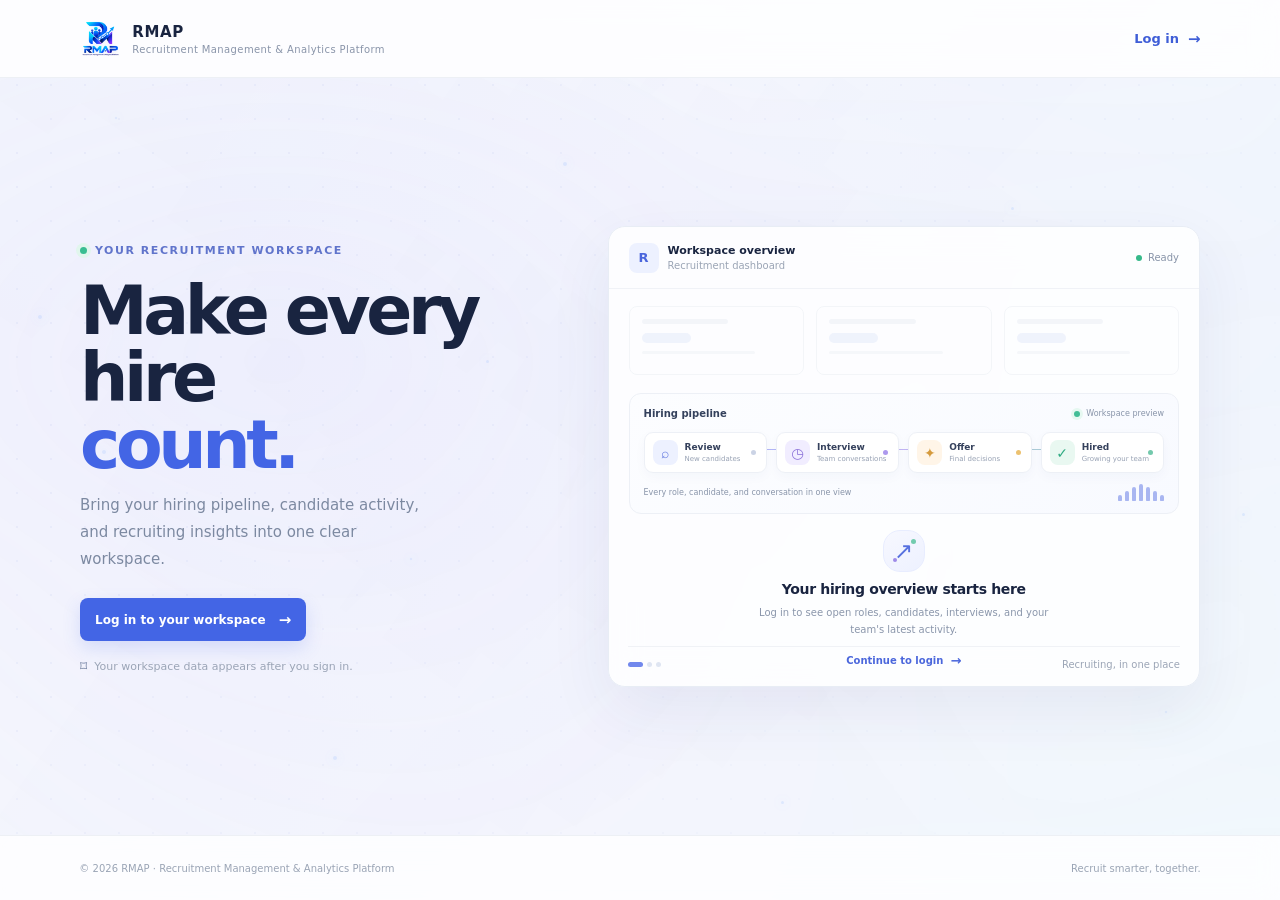
<file: app/reports.html>
<!doctype html>
<html lang="en">
<head>
  <!-- Core document metadata and responsive viewport setup. -->
  <meta charset="utf-8">
  <meta name="viewport" content="width=device-width, initial-scale=1">
  <meta name="theme-color" content="#f5f7fc">
  <meta name="description" content="RMAP recruitment reports for hiring pipeline, sourcing, job performance, and interviews.">
  <title>Reports | RMAP</title>
  <!-- Application styles are kept inside the app folder. -->
  <link rel="stylesheet" href="css/app.css">
  <link rel="stylesheet" href="css/rmap-background.css">
  <link rel="stylesheet" href="css/reports.css">
  <link rel="stylesheet" href="css/readability.css">
  <link rel="stylesheet" href="css/global-effects.css">
</head>
<body class="rmap-bg-host rmap-bg-dashboard">
  <!-- The sidebar and workspace form the persistent application shell. -->
  <div class="app-shell">
    <!-- Main navigation: product identity, workspace, grouped pages, and account status. -->
    <aside class="sidebar" id="sidebar" aria-label="Main navigation">
      <div class="sidebar-top">
        <a class="brand" href="index.html" aria-label="RMAP Dashboard">
          <img src="../Assets/images/Futuristic%20RMAP%20Recruitment%20Analytics%20Logo-1.png" alt="">
          <span class="brand-copy"><strong>RMAP</strong><small>Recruitment analytics</small></span>
        </a>
        <button class="icon-button sidebar-close" id="sidebar-close" type="button" aria-label="Close navigation">×</button>

        <!-- Workspace picker opens the available workspace menu. -->
        <div class="workspace-picker">
          <button class="workspace-switch" id="workspace-toggle" type="button" aria-label="Switch workspace" aria-expanded="false" aria-controls="workspace-menu">
            <span class="workspace-mark">A</span>
            <span class="workspace-copy"><small>WORKSPACE</small><strong>Acme Talent Group</strong></span>
            <span class="workspace-chevron" aria-hidden="true">⌄</span>
          </button>
          <div class="workspace-menu" id="workspace-menu" role="menu" aria-label="Choose workspace" hidden>
            <div class="workspace-menu-heading">Switch workspace</div>
            <button class="workspace-option selected" type="button" role="menuitemradio" aria-checked="true" data-workspace="Acme Talent Group" data-initial="A"><span class="workspace-option-mark">A</span><span class="workspace-option-copy"><strong>Acme Talent Group</strong><small>Current workspace</small></span><span class="workspace-check" aria-hidden="true">✓</span></button>
            <button class="workspace-option" type="button" role="menuitemradio" aria-checked="false" data-workspace="Northstar Labs" data-initial="N"><span class="workspace-option-mark northstar-mark">N</span><span class="workspace-option-copy"><strong>Northstar Labs</strong><small>Demo workspace</small></span><span class="workspace-check" aria-hidden="true">✓</span></button>
            <button class="workspace-option" type="button" role="menuitemradio" aria-checked="false" data-workspace="Brightside Health" data-initial="B"><span class="workspace-option-mark brightside-mark">B</span><span class="workspace-option-copy"><strong>Brightside Health</strong><small>Demo workspace</small></span><span class="workspace-check" aria-hidden="true">✓</span></button>
            <div class="workspace-menu-note">Workspaces available to your account</div>
          </div>
        </div>

        <!-- Navigation links are ready to connect to their individual application pages. -->
        <nav class="nav-groups">
          <div class="nav-group">
            <span class="nav-label">Workspace</span>
            <a class="nav-link" href="index.html"><span class="nav-icon">▦</span><span>Dashboard</span></a>
          </div>
          <div class="nav-group">
            <span class="nav-label">Recruitment</span>
            <a class="nav-link" href="jobs.html"><span class="nav-icon">▣</span><span>Jobs</span><span class="nav-count">8</span></a>
            <a class="nav-link" href="candidates.html"><span class="nav-icon">♙</span><span>Candidates</span></a>
            <a class="nav-link" href="applications.html"><span class="nav-icon">⇥</span><span>Applications</span></a>
            <a class="nav-link" href="interviews.html"><span class="nav-icon">◷</span><span>Interviews</span><span class="nav-count muted-count">4</span></a>
          </div>
          <div class="nav-group">
            <span class="nav-label">Insights</span>
            <a class="nav-link" href="analytics.html"><span class="nav-icon">▥</span><span>Analytics</span></a>
            <a class="nav-link active" href="reports.html" aria-current="page"><span class="nav-icon">▤</span><span>Reports</span></a>
          </div>
          <div class="nav-group">
            <span class="nav-label">System</span>
            <a class="nav-link" href="activity.html"><span class="nav-icon">◴</span><span>Activity log</span></a>
            <a class="nav-link" href="#settings"><span class="nav-icon">⚙</span><span>Settings</span></a>
            <!-- Hide this link for non-administrator accounts when roles are connected. -->
            <a class="nav-link admin-link" data-admin-only href="#users"><span class="nav-icon">♧</span><span>User management</span></a>
          </div>
        </nav>
      </div>

      <!-- Sidebar bottom actions and signed-in user indicator. -->
      <div class="sidebar-bottom">
        <a class="nav-link help-link" href="#help"><span class="nav-icon">?</span><span>Help &amp; support</span><span class="external-mark">↗</span></a>
        <button class="collapse-control" id="collapse-sidebar" type="button"><span class="nav-icon">⇤</span><span>Collapse sidebar</span></button>
        <div class="sidebar-user"><div class="avatar avatar-lavender">SC</div><div class="user-copy"><strong>Sarah Chen</strong><small>Administrator</small></div><span class="user-status" title="Online"></span></div>
      </div>
    </aside>

    <!-- A dim layer lets mobile users dismiss the open navigation. -->
    <button class="sidebar-backdrop" id="sidebar-backdrop" type="button" aria-label="Close navigation"></button>

    <!-- Main workspace includes the topbar and the current page content. -->
    <div class="workspace">
      <!-- Topbar contains mobile navigation, breadcrumbs, global search, and menus. -->
      <header class="topbar">
        <div class="topbar-left">
          <button class="icon-button menu-toggle" id="menu-toggle" type="button" aria-label="Open navigation"><span></span><span></span><span></span></button>
          <div class="breadcrumbs"><span>Insights</span><span class="crumb-separator">/</span><strong>Analytics</strong></div>
        </div>
        <div class="topbar-actions">
          <!-- Global search covers jobs and candidates in the connected application. -->
          <label class="global-search"><span class="search-icon" aria-hidden="true">⌕</span><input id="global-search" type="search" placeholder="Search jobs, candidates..." aria-label="Search jobs and candidates"><kbd>⌘ K</kbd></label>
          <div class="menu-anchor">
            <button class="icon-button notification-button" id="notification-toggle" type="button" aria-label="Notifications" aria-expanded="false"><span class="bell-icon">♧</span><i class="notification-dot"></i></button>
            <div class="dropdown notification-menu" id="notification-menu" hidden>
              <div class="dropdown-heading"><strong>Notifications</strong><button type="button" class="text-button" id="mark-read">Mark all read</button></div>
              <div class="notification-item unread"><span class="notification-symbol blue-symbol">♙</span><span><strong>New candidate application</strong><small>Product Designer · 12 min ago</small></span></div>
              <div class="notification-item unread"><span class="notification-symbol green-symbol">✓</span><span><strong>Interview feedback is due</strong><small>Jordan Lee · Today, 2:30 PM</small></span></div>
              <div class="notification-item"><span class="notification-symbol violet-symbol">▣</span><span><strong>Job post is performing well</strong><small>Senior Engineer · 1 hour ago</small></span></div>
              <a class="dropdown-footer" href="#notifications">View all notifications <span>→</span></a>
            </div>
          </div>
          <div class="menu-anchor profile-anchor">
            <button class="profile-trigger" id="profile-toggle" type="button" aria-expanded="false"><span class="avatar avatar-lavender">SC</span><span class="profile-name">Sarah Chen</span><span class="chevron">⌄</span></button>
            <div class="dropdown profile-menu" id="profile-menu" hidden>
              <div class="profile-menu-header"><div class="avatar avatar-lavender">SC</div><span><strong>Sarah Chen</strong><small>sarah.chen@acme.com</small></span></div>
              <a href="#profile"><span>♙</span>My profile</a>
              <a href="#account-settings"><span>⚙</span>Account settings</a>
              <div class="appearance-settings">
                <span class="appearance-label">Appearance</span>
                <div class="appearance-options" role="group" aria-label="Appearance mode">
                  <button class="appearance-option" type="button" data-appearance-mode="light" aria-pressed="false">Light</button>
                  <button class="appearance-option" type="button" data-appearance-mode="dark" aria-pressed="false">Dark</button>
                  <button class="appearance-option" type="button" data-appearance-mode="system" aria-pressed="false">System</button>
                </div>
              </div>
              <div class="dropdown-rule"></div>
              <a href="../index.html" class="logout-link"><span>↪</span>Log out</a>
            </div>
          </div>
        </div>
      </header>
      <!-- Reports page: workspace-scoped report table with period filters and CSV export. -->
      <main class="main-content reports-main">
        <section class="page-heading"><div><div class="date-label"><span class="date-dot"></span> INSIGHTS</div><h1>Reports</h1><p>Review and export a clear snapshot of hiring activity across your workspace.</p></div><div class="reports-heading-actions"><button class="primary-button" id="export-report" type="button"><span aria-hidden="true">↓</span> Export report</button></div></section>
        <section class="reports-summary" aria-label="Report summary">
          <article class="report-stat"><span class="report-stat-icon report-blue" aria-hidden="true">▤</span><div><small>Applications</small><strong id="report-applications">0</strong></div></article>
          <article class="report-stat"><span class="report-stat-icon report-violet" aria-hidden="true">▣</span><div><small>Jobs represented</small><strong id="report-jobs">0</strong></div></article>
          <article class="report-stat"><span class="report-stat-icon report-green" aria-hidden="true">◷</span><div><small>Interviews</small><strong id="report-interviews">0</strong></div></article>
          <article class="report-stat"><span class="report-stat-icon report-amber" aria-hidden="true">✓</span><div><small>Hires</small><strong id="report-hires">0</strong></div></article>
        </section>
        <section class="panel reports-panel" aria-labelledby="report-table-title">
          <div class="reports-toolbar"><div><h2 id="report-table-title">Hiring pipeline report</h2><p id="report-description">Applications grouped by their current stage.</p></div><div class="report-filters"><label><span class="visually-hidden">Choose report</span><select id="report-type"><option value="pipeline">Hiring pipeline</option><option value="source">Source effectiveness</option><option value="jobs">Job performance</option><option value="interviews">Interview outcomes</option></select></label><label><span class="visually-hidden">Choose date range</span><select id="report-period"><option value="30">Last 30 days</option><option value="90">Last 90 days</option><option value="all">All time</option></select></label></div></div>
          <div class="reports-table-wrap"><table class="reports-table"><thead><tr><th id="report-category-heading" scope="col">Stage</th><th scope="col">Applications</th><th scope="col">Interviews</th><th scope="col">Hires</th><th scope="col">Hire rate</th></tr></thead><tbody id="report-table-body"></tbody></table><div class="report-empty" id="report-empty" hidden><strong>No records for this report yet</strong><span>Records saved in this workspace will appear here when available.</span></div></div>
          <footer class="reports-table-footer"><span id="report-result-count">0 report rows</span><span>Data from the selected workspace</span></footer>
        </section>
        <footer class="page-footer"><span>© 2026 RMAP · Recruitment Management &amp; Analytics Platform</span><span>Need a hand? <a href="#help">Visit help center</a></span></footer>
      </main>
    </div>
  </div>

  <!-- Accessible status region for search and prototype actions. -->
  <div class="toast" id="toast" role="status" aria-live="polite"></div>
  <!-- Interactive controls for navigation, menus, search, and the create-job prototype. -->
  <script src="js/ambient.js" defer></script>
  <script src="js/rmap-background.js" defer></script>
  <script src="js/candidate-data.js" defer></script>
  <script src="js/interview-count.js" defer></script>
  <script src="js/activity-store.js" defer></script>
  <script src="js/workflow-shell.js" defer></script>
  <script src="js/reports.js" defer></script>
</body>
</html>
</file>
<file: app/css/landing.css>
/* Shared page foundation. */
:root { color-scheme: light; --ink: #192440; --muted: #7c89a1; --blue: #4365e5; }
* { box-sizing: border-box; }
body { min-height: 100vh; margin: 0; background: #f7f9fd; color: var(--ink); font-family: Inter, ui-sans-serif, system-ui, -apple-system, "Segoe UI", sans-serif; -webkit-font-smoothing: antialiased; }
a { color: inherit; text-decoration: none; }

/* Brand header and login entry. */
.site-header { height: 78px; display: flex; align-items: center; justify-content: space-between; padding: 0 max(6.2vw, 24px); border-bottom: 1px solid #edf0f5; background: #fff; }
.brand { display: flex; align-items: center; gap: 10px; }
.brand img { width: 43px; height: 43px; object-fit: contain; }
.brand > span { display: flex; flex-direction: column; gap: 3px; }
.brand strong { font-size: 15px; letter-spacing: .04em; }
.brand small { color: #8994a9; font-size: 8px; letter-spacing: .04em; }
.login-link { display: flex; align-items: center; gap: 9px; color: #3f5ed7; font-size: 11px; font-weight: 700; }
.login-link span { font-size: 15px; }

/* Introductory message and dashboard preview. */
.welcome-main { display: grid; width: min(1120px, calc(100% - 64px)); min-height: calc(100vh - 143px); grid-template-columns: .85fr 1.15fr; align-items: center; gap: 8%; margin: 0 auto; padding: 50px 0; }
.welcome-copy { max-width: 410px; padding: 10px 0; }
.eyebrow { display: inline-flex; align-items: center; gap: 8px; color: #6074cb; font-size: 9px; font-weight: 750; letter-spacing: .14em; }
.eyebrow i { width: 7px; height: 7px; border-radius: 50%; background: #38bd91; box-shadow: 0 0 0 4px #e1f6ed; }
.welcome-copy h1 { margin: 19px 0 14px; font-size: clamp(45px, 5.6vw, 68px); line-height: .99; letter-spacing: -.065em; }
.welcome-copy h1 span { color: var(--blue); }
.welcome-copy > p { max-width: 360px; margin: 0; color: var(--muted); font-size: 13px; line-height: 1.8; }
.primary-button { display: inline-flex; height: 43px; align-items: center; gap: 13px; margin-top: 25px; padding: 0 15px; border-radius: 8px; background: var(--blue); color: white; font-size: 10px; font-weight: 650; box-shadow: 0 7px 18px #4365e52b; transition: background .15s, transform .15s; }
.primary-button:hover { transform: translateY(-1px); background: #3555d2; }
.primary-button span { font-size: 15px; }
.privacy-note { display: flex; align-items: center; gap: 7px; margin-top: 17px; color: #9aa4b6; font-size: 9px; }
.privacy-note span { color: #7280a0; font-size: 14px; }

/* Lightweight empty dashboard preview with no sample recruitment records. */
.workspace-preview { position: relative; min-height: 430px; overflow: hidden; border: 1px solid #e8edf5; border-radius: 17px; background: #fff; box-shadow: 0 24px 65px #263f7612; }
.preview-top { display: flex; height: 62px; align-items: center; justify-content: space-between; padding: 0 20px; border-bottom: 1px solid #f0f2f7; }
.preview-brand { display: flex; align-items: center; gap: 9px; }
.preview-mark { display: grid; width: 30px; height: 30px; place-items: center; border-radius: 8px; background: #edf1ff; color: #4a65dc; font-size: 13px; font-weight: 750; }
.preview-brand > span:last-child { display: flex; flex-direction: column; gap: 3px; }
.preview-brand strong { font-size: 9px; }
.preview-brand small { color: #9aa4b5; font-size: 8px; }
.preview-status { display: flex; align-items: center; gap: 6px; color: #8793a8; font-size: 8px; }
.preview-status i { width: 6px; height: 6px; border-radius: 50%; background: #36b98a; }
.preview-skeletons { display: grid; grid-template-columns: repeat(3, 1fr); gap: 12px; padding: 17px 20px 0; opacity: .66; }
.skeleton-card { height: 69px; padding: 12px; border: 1px solid #edf0f5; border-radius: 8px; }
.skeleton-card span, .skeleton-card i, .skeleton-card b { display: block; height: 5px; border-radius: 5px; background: #eef1f7; }
.skeleton-card span { width: 58%; }
.skeleton-card i { width: 33%; height: 10px; margin-top: 9px; background: #e8edfb; }
.skeleton-card b { width: 76%; height: 3px; margin-top: 8px; background: #f1f3f8; }
.empty-state { display: flex; min-height: 120px; flex-direction: column; align-items: center; justify-content: center; padding: 14px 24px 18px; text-align: center; }
.empty-icon { position: relative; display: grid; width: 42px; height: 42px; place-items: center; margin-bottom: 8px; border: 1px solid #e8edff; border-radius: 17px; background: linear-gradient(145deg, #f7f8ff, #edf1ff); color: #5670df; }
.empty-icon span { font-size: 23px; font-weight: 500; }
.empty-icon i, .empty-icon b { position: absolute; width: 5px; height: 5px; border-radius: 50%; background: #72cbae; }
.empty-icon i { top: 8px; right: 8px; }
.empty-icon b { bottom: 9px; left: 9px; width: 4px; height: 4px; background: #9e8ae9; }
.empty-state h2 { margin: 1px 0 7px; font-size: 14px; letter-spacing: -.025em; }
.empty-state p { max-width: 300px; margin: 0; color: #8a96ab; font-size: 9px; line-height: 1.7; }
.empty-state a { display: inline-flex; align-items: center; gap: 7px; margin-top: 15px; color: #4b67dc; font-size: 9px; font-weight: 650; }
.empty-state a span { font-size: 13px; }
.preview-bottom { position: absolute; right: 19px; bottom: 16px; left: 19px; display: flex; align-items: center; justify-content: space-between; padding-top: 12px; border-top: 1px solid #f0f2f6; }
.preview-bottom > span { display: flex; gap: 4px; }
.preview-bottom i { width: 5px; height: 5px; border-radius: 50%; background: #dfe5f2; }
.preview-bottom i:first-child { width: 15px; border-radius: 5px; background: #7288ed; }
.preview-bottom small { color: #9ba5b6; font-size: 8px; }

/* Small footer shared across screen sizes. */
.site-footer { display: flex; min-height: 65px; align-items: center; justify-content: space-between; gap: 15px; padding: 0 max(6.2vw, 24px); border-top: 1px solid #edf0f5; background: #fff; color: #9aa4b5; font-size: 8px; }

@media (max-width: 760px) {
  .site-header { height: 68px; padding: 0 20px; }
  .brand img { width: 38px; height: 38px; }
  .brand small { max-width: 195px; overflow: hidden; font-size: 7px; text-overflow: ellipsis; white-space: nowrap; }
  .welcome-main { width: min(520px, calc(100% - 40px)); min-height: auto; grid-template-columns: 1fr; gap: 35px; padding: 50px 0 35px; }
  .welcome-copy { max-width: 100%; }
  .welcome-copy h1 { font-size: clamp(48px, 13vw, 64px); }
  .welcome-copy > p { max-width: 420px; }
  .workspace-preview { min-height: 420px; }
  .preview-skeletons { gap: 8px; padding-right: 13px; padding-left: 13px; }
  .preview-top { padding: 0 14px; }
  .site-footer { min-height: 57px; padding: 12px 20px; font-size: 7px; }
}

@media (max-width: 420px) {
  .brand small { max-width: 155px; }
  .welcome-main { padding-top: 39px; }
  .workspace-preview { min-height: 410px; }
  .preview-skeletons { grid-template-columns: repeat(2, 1fr); }
  .skeleton-card:last-child { display: none; }
  .empty-state { min-height: 120px; }
  .site-footer { align-items: flex-start; flex-direction: column; justify-content: center; gap: 5px; }
}

/* Hiring pipeline illustration fills the signed-out preview with a clear product visual. */
.pipeline-preview { margin: 18px 20px 2px; padding: 14px 14px 12px; border: 1px solid #edf0f6; border-radius: 12px; background: linear-gradient(145deg,#fcfdff,#f8faff); }
.pipeline-preview-heading,.pipeline-preview-footer { display:flex; align-items:center; justify-content:space-between; gap:10px; }
.pipeline-preview-heading { color:#34415c; font-size:10px; font-weight:700; }
.pipeline-preview-heading>span:last-child { display:flex; align-items:center; gap:6px; color:#8995aa; font-size:8px; font-weight:500; }
.pipeline-preview-heading>span:last-child i { width:6px; height:6px; border-radius:50%; background:#42bd96; box-shadow:0 0 0 3px #e6f8f1; }
.pipeline-preview-flow { position:relative; display:grid; grid-template-columns:repeat(4,minmax(0,1fr)); gap:9px; margin-top:13px; }
.pipeline-preview-flow::before { position:absolute; top:17px; right:8%; left:8%; height:1px; background:linear-gradient(90deg,#aab8f8,#c2b6f4,#9dd9c5); content:""; }
.pipeline-preview-step { position:relative; z-index:1; display:flex; min-width:0; flex-direction:row; align-items:center; gap:7px; padding:7px 8px; border:1px solid #edf0f6; border-radius:9px; background:#fff; box-shadow:0 4px 12px #253b7008; transition:transform .25s ease,border-color .25s ease,box-shadow .25s ease; }
.pipeline-preview-step:hover { transform:translateY(-3px); border-color:#dbe2ff; box-shadow:0 9px 18px #344f9912; }
.pipeline-step-icon { display:grid; width:25px; height:25px; flex:0 0 auto; place-items:center; border-radius:8px; background:#edf1ff; color:#5d73dd; font-size:14px; }
.step-interview .pipeline-step-icon { background:#f1edff; color:#8c72d9; }.step-offer .pipeline-step-icon { background:#fff5e8; color:#d59a3d; }.step-hired .pipeline-step-icon { background:#e9f8f1; color:#2eaa81; }
.pipeline-step-copy { display:flex; min-width:0; flex-direction:column; gap:3px; }.pipeline-step-copy strong { overflow:hidden; color:#35415c; font-size:9px; text-overflow:ellipsis; white-space:nowrap; }.pipeline-step-copy small { overflow:hidden; color:#98a2b4; font-size:7px; text-overflow:ellipsis; white-space:nowrap; }
.pipeline-step-dot { position:absolute; top:17px; right:10px; width:5px; height:5px; border-radius:50%; background:#cbd3e5; }.step-interview .pipeline-step-dot { background:#ad99ee; }.step-offer .pipeline-step-dot { background:#ecc16f; }.step-hired .pipeline-step-dot { background:#73c9ac; }
.pipeline-preview-footer { margin-top:11px; color:#8995aa; font-size:8px; }.pipeline-preview-spark { display:flex; height:17px; align-items:flex-end; gap:3px; }.pipeline-preview-spark i { width:4px; height:35%; border-radius:3px 3px 1px 1px; background:#a9b6f1; animation:landing-spark 2.4s ease-in-out infinite alternate; }.pipeline-preview-spark i:nth-child(2),.pipeline-preview-spark i:nth-child(6){height:60%;animation-delay:.3s}.pipeline-preview-spark i:nth-child(3),.pipeline-preview-spark i:nth-child(5){height:80%;animation-delay:.6s}.pipeline-preview-spark i:nth-child(4){height:100%;animation-delay:.9s}
@keyframes landing-spark { to { transform:scaleY(.55); opacity:.55; } }
body.rmap-bg-host.rmap-bg-dark .pipeline-preview { border-color:#29364d; background:linear-gradient(145deg,#172235,#111b2b); }
body.rmap-bg-host.rmap-bg-dark .pipeline-preview-heading,body.rmap-bg-host.rmap-bg-dark .pipeline-step-copy strong { color:#e4eaf5; }
body.rmap-bg-host.rmap-bg-dark .pipeline-preview-heading>span:last-child,body.rmap-bg-host.rmap-bg-dark .pipeline-preview-footer,body.rmap-bg-host.rmap-bg-dark .pipeline-step-copy small { color:#a4afc2; }
body.rmap-bg-host.rmap-bg-dark .pipeline-preview-step { border-color:#29364d; background:#172235; }
@media (max-width:760px) { .pipeline-preview { margin:14px 13px 2px; padding:12px 10px; }.pipeline-preview-flow { gap:6px; }.pipeline-preview-step { gap:5px; padding:7px 5px; }.pipeline-step-copy small { font-size:7px; } }
@media (prefers-reduced-motion:reduce) { .pipeline-preview-spark i { animation:none; } .pipeline-preview-step { transition:none; } }
/* Keep the landing message legible above the global animated background while scrolling. */
.site-header { position:sticky; top:0; z-index:5; }
@media (min-width:761px) and (max-width:1100px) {
  .welcome-main { width:min(1120px,calc(100% - 48px)); grid-template-columns:minmax(0,.9fr) minmax(0,1.1fr); gap:clamp(28px,4vw,48px); }
  .welcome-copy h1 { font-size:clamp(42px,5.2vw,58px); }
}
body.rmap-bg-host.rmap-bg-dark .site-header,body.rmap-bg-host.rmap-bg-dark .site-footer { border-color:#26344a; background:rgb(11 20 36 / 92%); color:#a8b4c9; }
body.rmap-bg-host.rmap-bg-dark .site-header .brand strong,body.rmap-bg-host.rmap-bg-dark .welcome-copy h1 { color:#eef2fc; }
body.rmap-bg-host.rmap-bg-dark .site-header .brand small,body.rmap-bg-host.rmap-bg-dark .welcome-copy>p { color:#aab6ca; }
body.rmap-bg-host.rmap-bg-dark .login-link,body.rmap-bg-host.rmap-bg-dark .welcome-copy h1 span { color:#91a5ff; }
body.rmap-bg-host.rmap-bg-dark .eyebrow { color:#aebcff; }
body.rmap-bg-host.rmap-bg-dark .eyebrow i { box-shadow:0 0 0 4px #1e3a3a; }
body.rmap-bg-host.rmap-bg-dark .privacy-note,body.rmap-bg-host.rmap-bg-dark .privacy-note span { color:#aab6ca; }
body.rmap-bg-host.rmap-bg-dark .workspace-preview { border-color:#2a3951; background:linear-gradient(145deg,#152238,#101b2d); box-shadow:0 25px 75px #0005; }
body.rmap-bg-host.rmap-bg-dark .preview-top,body.rmap-bg-host.rmap-bg-dark .preview-bottom { border-color:#2a3951; }
body.rmap-bg-host.rmap-bg-dark .preview-brand strong,body.rmap-bg-host.rmap-bg-dark .empty-state h2 { color:#e8edf8; }
body.rmap-bg-host.rmap-bg-dark .preview-brand small,body.rmap-bg-host.rmap-bg-dark .preview-status,body.rmap-bg-host.rmap-bg-dark .empty-state p,body.rmap-bg-host.rmap-bg-dark .preview-bottom small { color:#a1aec3; }
body.rmap-bg-host.rmap-bg-dark .skeleton-card { border-color:#2b3a52; }
body.rmap-bg-host.rmap-bg-dark .skeleton-card span,body.rmap-bg-host.rmap-bg-dark .skeleton-card b { background:#2a3951; }
body.rmap-bg-host.rmap-bg-dark .skeleton-card i { background:#33436a; }
body.rmap-bg-host.rmap-bg-dark .empty-icon { border-color:#34456c; background:linear-gradient(145deg,#202f4b,#1a2942); color:#9aabff; }
body.rmap-bg-host.rmap-bg-dark .empty-state a { color:#9baeff; }
body.rmap-bg-host.rmap-bg-dark .preview-bottom i { background:#43516a; }
body.rmap-bg-host.rmap-bg-dark .preview-bottom i:first-child { background:#8a9cff; }
body.rmap-bg-host.rmap-bg-dark .pipeline-preview { border-color:#34435d; background:radial-gradient(ellipse at 8% 0%,#263653 0%,transparent 62%),linear-gradient(145deg,#1b2a42,#17243a); box-shadow:inset 0 1px #ffffff0a; }
body.rmap-bg-host.rmap-bg-dark .pipeline-preview-step { border-color:#3a4a66; background:#22314a; box-shadow:0 5px 14px #07101d44; }
body.rmap-bg-host.rmap-bg-dark .pipeline-preview-heading,body.rmap-bg-host.rmap-bg-dark .pipeline-step-copy strong { color:#edf1fb; }
body.rmap-bg-host.rmap-bg-dark .pipeline-preview-heading>span:last-child,body.rmap-bg-host.rmap-bg-dark .pipeline-preview-footer,body.rmap-bg-host.rmap-bg-dark .pipeline-step-copy small { color:#b0bdd1; }
body.rmap-bg-host.rmap-bg-dark .pipeline-preview-flow::before { background:linear-gradient(90deg,#778ce4,#a08dde,#75c5ab); }
@media (prefers-reduced-motion:reduce) { .site-header { scroll-behavior:auto; } }
</file>
<file: app/css/rmap-background.css>
/* RMAP global background. All selectors and animation names are isolated. */
body.rmap-bg-host {
  position: relative;
  isolation: isolate;
  background: transparent !important;
}

body.rmap-bg-host::before,
body.rmap-bg-host::after {
  position: fixed;
  z-index: -1;
  inset: -12%;
  display: block;
  pointer-events: none;
  content: "";
}

body.rmap-bg-host::before {
  background:
    radial-gradient(ellipse at 18% 28%, rgb(169 151 255 / 29%), transparent 38%),
    radial-gradient(ellipse at 78% 20%, rgb(112 174 255 / 24%), transparent 38%),
    radial-gradient(ellipse at 62% 76%, rgb(95 225 236 / 20%), transparent 38%),
    radial-gradient(ellipse at 30% 80%, rgb(194 176 255 / 17%), transparent 42%);
  background-size: 150% 150%;
  filter: blur(35px);
  opacity: .34;
  animation: rmap-bg-aurora 42s ease-in-out infinite alternate;
  will-change: background-position, transform;
}

body.rmap-bg-host::after {
  inset: 0;
  background-image:
    linear-gradient(125deg, transparent 15%, rgb(139 159 255 / 4%) 48%, transparent 76%),
    linear-gradient(35deg, transparent 22%, rgb(78 208 231 / 4%) 52%, transparent 80%),
    radial-gradient(circle, rgb(109 133 216 / 30%) .8px, transparent 1.25px);
  background-size: 100% 100%, 100% 100%, 34px 34px;
  background-position: center, center, 0 0;
  opacity: .22;
  animation: rmap-bg-mesh 60s linear infinite;
  mask-image: linear-gradient(135deg, #000 0%, rgb(0 0 0 / 65%) 48%, transparent 100%);
  pointer-events: none;
}

body.rmap-bg-host > .rmap-bg-particle {
  position: fixed;
  z-index: -1;
  top: var(--rmap-bg-y);
  left: var(--rmap-bg-x);
  width: var(--rmap-bg-size);
  height: var(--rmap-bg-size);
  border-radius: 50%;
  background: rgb(108 163 255 / 58%);
  box-shadow: 0 0 12px 2px rgb(124 171 255 / 24%);
  opacity: .24;
  pointer-events: none;
  animation: rmap-bg-float var(--rmap-bg-duration) ease-in-out var(--rmap-bg-delay) infinite alternate;
  will-change: transform, opacity;
}

body.rmap-bg-host.rmap-bg-landing::before { opacity: .36; }
body.rmap-bg-host.rmap-bg-landing::after { opacity: .25; }
body.rmap-bg-host.rmap-bg-landing > .rmap-bg-particle { opacity: .28; }
body.rmap-bg-host.rmap-bg-login::before { opacity: .22; filter: blur(48px); }
body.rmap-bg-host.rmap-bg-login::after { opacity: .12; }
body.rmap-bg-host.rmap-bg-login > .rmap-bg-particle { opacity: .15; }
body.rmap-bg-host.rmap-bg-dashboard::before { opacity: .11; filter: blur(58px); }
body.rmap-bg-host.rmap-bg-dashboard::after { opacity: .08; }
body.rmap-bg-host.rmap-bg-dashboard > .rmap-bg-particle { opacity: .08; }

body.rmap-bg-host.rmap-bg-dark::before {
  background:
    radial-gradient(ellipse at 18% 28%, rgb(116 74 221 / 26%), transparent 38%),
    radial-gradient(ellipse at 78% 20%, rgb(47 109 237 / 23%), transparent 38%),
    radial-gradient(ellipse at 62% 76%, rgb(23 194 220 / 19%), transparent 38%),
    radial-gradient(ellipse at 30% 80%, rgb(110 92 214 / 18%), transparent 42%);
}
body.rmap-bg-host.rmap-bg-dark::after {
  background-image:
    linear-gradient(125deg, transparent 15%, rgb(125 123 255 / 5%) 48%, transparent 76%),
    linear-gradient(35deg, transparent 22%, rgb(41 204 232 / 5%) 52%, transparent 80%),
    radial-gradient(circle, rgb(123 148 255 / 40%) .8px, transparent 1.25px);
}
body.rmap-bg-host.rmap-bg-dark > .rmap-bg-particle {
  background: rgb(87 183 255 / 75%);
  box-shadow: 0 0 14px 3px rgb(62 148 255 / 30%);
}

@keyframes rmap-bg-aurora {
  0% { background-position: 0% 20%; transform: scale(1) rotate(0deg); }
  50% { background-position: 100% 55%; }
  100% { background-position: 15% 100%; transform: scale(1.08) rotate(3deg); }
}
@keyframes rmap-bg-mesh {
  from { background-position: center, center, 0 0; }
  to { background-position: center, center, 68px 68px; }
}
@keyframes rmap-bg-float {
  from { transform: translate3d(-8px, 12px, 0) scale(.8); }
  to { transform: translate3d(12px, -20px, 0) scale(1.15); opacity: .75; }
}

@media (max-width: 760px) {
  body.rmap-bg-host::before { inset: -18%; filter: blur(42px); }
  body.rmap-bg-host::after { background-size: 100% 100%, 100% 100%, 42px 42px; }
}
@media (prefers-reduced-motion: reduce) {
  body.rmap-bg-host::before,
  body.rmap-bg-host::after,
  body.rmap-bg-host > .rmap-bg-particle {
    animation: none !important;
    will-change: auto;
  }
}
html.rmap-bg-root { background-color: #f7f9fd; }
html.rmap-bg-root.rmap-bg-root-dark { background-color: #08111f; }
</file>
<file: app/css/readability.css>
/* Readability pass: increase small interface copy without changing component geometry. */
/* Landing page */
.site-header .brand small { font-size: 10px; }
.site-header .login-link { font-size: 13px; }
.welcome-copy .eyebrow { font-size: 11px; }
.welcome-copy > p { font-size: 15px; }
.welcome-copy .primary-button { font-size: 12px; }
.privacy-note { font-size: 11px; }
.preview-brand strong { font-size: 11px; }
.preview-brand small, .preview-status, .empty-state p, .empty-state a { font-size: 10px; }
.preview-bottom small, .site-footer { font-size: 10px; }
@media (max-width: 760px) { .site-header .brand small { font-size: 9px; } }
@media (max-width: 420px) { .site-footer { font-size: 9px; } }

/* Login page */
.brand-sub { font-size: 11px; }
.eyebrow { font-size: 12px; }
.insight-top, .stat span { font-size: 12px; }
.welcome p { font-size: 14px; }
.field label { font-size: 13px; }
.field input { font-size: 14px; }
.toggle, .options, .remember, .login-appearance button { font-size: 12px; }
.submit, .google { font-size: 14px; }
.divider { font-size: 11px; }
.signup { font-size: 12px; }
.footnote { font-size: 11px; }
.mobile-brand small { font-size: 10px; }

/* Shared app shell and dashboard */
.app-shell { font-size: 14px; }
.brand-copy small, .workspace-copy small, .nav-label, .user-copy small,
.notification-item small, .profile-menu-header small, .workspace-option-copy small,
.workspace-menu-note, .appearance-label { font-size: 10px; }
.workspace-copy strong, .user-copy strong, .profile-name, .notification-item strong,
.profile-menu-header strong, .profile-menu > a, .global-search input,
.breadcrumbs, .collapse-control { font-size: 12px; }
.workspace-menu-heading, .workspace-option-copy strong, .text-button,
.dropdown-footer { font-size: 11px; }
.page-heading p, .date-label, .metric-top, .panel-heading p, .panel-link,
.pipeline-summary > span:nth-child(2), .pipeline-change, .activity-item p,
.table-footer, .page-footer, .appearance-option { font-size: 11px; }
.panel-heading h2 { font-size: 14px; }
.primary-button { font-size: 12px; }
.metric-bottom, .metric-value small, .stage > span, .interview-info > span,
.interview-info small, .interview-type, .view-all, .pipeline-change small,
.table-person small, .status-pill, .activity-item p small { font-size: 10px; }
.app-shell th { font-size: 10px; }
.app-shell td { font-size: 11px; }
.table-person strong { font-size: 11px; }

/* Jobs, candidate directory, and applicant tables */
.back-to-jobs, .jobs-export, .job-tab, .job-tab > span,
.jobs-search input, .department-filter select, .jobs-table th,
.job-title-cell strong, .job-meta, .job-status, .job-action-menu button,
.candidate-export, .candidate-stat small, .candidate-stat-note,
.demo-data-label, .candidate-search input, .candidate-filters select,
.candidate-table th, .candidate-table td, .candidate-person-copy strong,
.candidate-person-copy small, .candidate-job-tag, .candidate-no-jobs,
.candidate-stage, .candidate-row-menu button, .candidate-table-footer,
.candidate-data-note, .candidate-empty small, .candidate-demo-note,
.candidate-modal-heading p, .candidate-field, .candidate-field small,
.candidate-field input, .candidate-field select, .candidate-cancel,
.profile-eyebrow, .candidate-profile-identity p, .profile-section h3,
.profile-section dt, .profile-section dd, .profile-skill,
.profile-section-heading > span, .profile-application strong,
.profile-application small, .profile-application a, .profile-activity p,
.profile-stage-select, .profile-stage-select select, .archive-candidate,
.profile-notes textarea, .save-note, .attach-job-toggle,
.attach-job-form select, .attach-job-form button,
.applicant-job-copy p, .job-applicant-total span, .applicant-stat small,
.applicant-tab, .applicant-tab > span, .applicant-search input,
.applicant-table th, .applicant-table td, .candidate-cell strong,
.candidate-cell small, .stage-badge, .match-score, .applicant-list-footer,
.preview-badge, .applicant-empty small, .applicant-preview-note { font-size: 10px; }
.candidate-person-copy strong, .candidate-cell strong, .job-title-cell strong { font-size: 11px; }
.applicant-job-copy h2 { font-size: 15px; }
.candidate-modal-heading h2, .candidate-profile-identity h2 { font-size: 19px; }
.profile-application strong { font-size: 11px; }
.jobs-table td { font-size: 11px; }
/* Additional compact labels and action controls used on recruitment pages. */
.jobs-stat > div small, .jobs-stat-caption, .job-title-cell small,
.applicant-link, .applicant-link span, .jobs-table-footer,
.job-modal-heading p, .job-form-field, .job-form-field input,
.job-form-field select, .jobs-empty small, .jobs-pagination button,
.candidate-heading-actions .primary-button { font-size: 10px; }
.applicant-link, .job-title-cell strong, .job-modal-heading h2,
.job-form-field input, .job-form-field select { font-size: 11px; }
</file>
<file: app/css/global-effects.css>
/* Shared translucent surfaces and motion language for every RMAP page. */
.rmap-bg-host.rmap-bg-landing::before{opacity:.46}.rmap-bg-host.rmap-bg-landing::after{opacity:.34}.rmap-bg-host.rmap-bg-login::before{opacity:.30}.rmap-bg-host.rmap-bg-login::after{opacity:.18}.rmap-bg-host.rmap-bg-dashboard::before{opacity:.19}.rmap-bg-host.rmap-bg-dashboard::after{opacity:.14}.rmap-bg-host.rmap-bg-dashboard>.rmap-bg-particle{opacity:.13}
.site-header,.site-footer{backdrop-filter:blur(14px)}body.rmap-bg-host.rmap-bg-login .shell{background:rgb(255 255 255 / 90%);backdrop-filter:blur(18px)}.site-header{background:rgb(255 255 255 / 82%)}.site-footer{background:rgb(255 255 255 / 78%)}.workspace-preview{background:rgb(255 255 255 / 84%);backdrop-filter:blur(18px)}
.welcome-copy{animation:rmap-global-rise .65s cubic-bezier(.2,.75,.25,1) both}.workspace-preview{animation:rmap-global-rise .75s .08s cubic-bezier(.2,.75,.25,1) both}.site-header{animation:rmap-global-down .5s ease-out both}
.app-shell .sidebar{background:rgb(255 255 255 / 88%);backdrop-filter:blur(16px)}.app-shell .topbar{background:rgb(255 255 255 / 78%)}.app-shell .panel,.app-shell .metric-card,.app-shell .jobs-stat,.app-shell .candidate-stat,.app-shell .interview-stat,.app-shell .analytics-stat,.app-shell .report-stat,.app-shell .activity-stat,.app-shell .applicant-stat{background:rgb(255 255 255 / 84%);backdrop-filter:blur(14px)}
.app-shell .main-content{animation:rmap-global-rise .55s cubic-bezier(.2,.75,.25,1) both}.app-shell .panel,.app-shell .metric-card,.app-shell .jobs-stat,.app-shell .candidate-stat,.app-shell .interview-stat,.app-shell .analytics-stat,.app-shell .report-stat,.app-shell .activity-stat,.app-shell .applicant-stat{transition:transform .28s cubic-bezier(.2,.75,.25,1),box-shadow .28s ease,border-color .28s ease}.app-shell .panel:hover,.app-shell .metric-card:hover,.app-shell .jobs-stat:hover,.app-shell .candidate-stat:hover,.app-shell .interview-stat:hover,.app-shell .analytics-stat:hover,.app-shell .report-stat:hover,.app-shell .activity-stat:hover,.app-shell .applicant-stat:hover{transform:translateY(-2px);box-shadow:0 14px 32px rgb(28 47 91 / 9%)}
body.rmap-bg-host.rmap-bg-dark .site-header{background:rgb(11 20 36 / 78%)}body.rmap-bg-host.rmap-bg-dark .site-footer{background:rgb(11 20 36 / 74%)}body.rmap-bg-host.rmap-bg-dark .workspace-preview{background:linear-gradient(145deg,rgb(21 34 56 / 91%),rgb(16 27 45 / 84%))}body.rmap-bg-host.rmap-bg-dark.rmap-bg-login .shell{background:rgb(19 30 48 / 88%)}body.rmap-bg-host.rmap-bg-dark .app-shell .sidebar{background:rgb(17 27 43 / 91%)}body.rmap-bg-host.rmap-bg-dark .app-shell .topbar{background:rgb(17 27 43 / 78%)}body.rmap-bg-host.rmap-bg-dark .app-shell .panel,body.rmap-bg-host.rmap-bg-dark .app-shell .metric-card,body.rmap-bg-host.rmap-bg-dark .app-shell .jobs-stat,body.rmap-bg-host.rmap-bg-dark .app-shell .candidate-stat,body.rmap-bg-host.rmap-bg-dark .app-shell .interview-stat,body.rmap-bg-host.rmap-bg-dark .app-shell .analytics-stat,body.rmap-bg-host.rmap-bg-dark .app-shell .report-stat,body.rmap-bg-host.rmap-bg-dark .app-shell .activity-stat,body.rmap-bg-host.rmap-bg-dark .app-shell .applicant-stat{background:rgb(23 34 53 / 86%)}body.rmap-bg-host.rmap-bg-dark .app-shell .panel:hover,body.rmap-bg-host.rmap-bg-dark .app-shell .metric-card:hover,body.rmap-bg-host.rmap-bg-dark .app-shell .jobs-stat:hover,body.rmap-bg-host.rmap-bg-dark .app-shell .candidate-stat:hover,body.rmap-bg-host.rmap-bg-dark .app-shell .interview-stat:hover,body.rmap-bg-host.rmap-bg-dark .app-shell .analytics-stat:hover,body.rmap-bg-host.rmap-bg-dark .app-shell .report-stat:hover,body.rmap-bg-host.rmap-bg-dark .app-shell .activity-stat:hover,body.rmap-bg-host.rmap-bg-dark .app-shell .applicant-stat:hover{box-shadow:0 14px 32px #0004}
@keyframes rmap-global-rise{from{opacity:0;transform:translateY(12px)}to{opacity:1;transform:translateY(0)}}@keyframes rmap-global-down{from{opacity:0;transform:translateY(-8px)}to{opacity:1;transform:translateY(0)}}
@media(prefers-reduced-motion:reduce){.welcome-copy,.workspace-preview,.site-header,.app-shell .main-content{animation:none!important}.app-shell .panel,.app-shell .metric-card,.app-shell .jobs-stat,.app-shell .candidate-stat,.app-shell .interview-stat,.app-shell .analytics-stat,.app-shell .report-stat,.app-shell .activity-stat,.app-shell .applicant-stat{transition:none!important}.app-shell .panel:hover,.app-shell .metric-card:hover,.app-shell .jobs-stat:hover,.app-shell .candidate-stat:hover,.app-shell .interview-stat:hover,.app-shell .analytics-stat:hover,.app-shell .report-stat:hover,.app-shell .activity-stat:hover,.app-shell .applicant-stat:hover{transform:none}}
</file>
<file: app/css/app.css>
/* Theme, spacing, and shared application colors. */
:root {
  color-scheme: light;
  --ink: #1b2540;
  --muted: #8490a7;
  --soft-ink: #596780;
  --line: #e9edf4;
  --surface: #ffffff;
  --page: #f6f8fc;
  --blue: #4668e9;
  --blue-dark: #3456d8;
  --green: #159b72;
  --sidebar-width: 248px;
  --shadow: 0 8px 24px rgb(28 47 91 / 4%);
}

* { box-sizing: border-box; }

body {
  min-width: 320px;
  min-height: 100vh;
  margin: 0;
  background: var(--page);
  color: var(--ink);
  font-family: Inter, ui-sans-serif, system-ui, -apple-system, "Segoe UI", sans-serif;
  font-size: 13px;
  -webkit-font-smoothing: antialiased;
}

button, input { font: inherit; }
button { color: inherit; }
a { color: inherit; text-decoration: none; }
button:focus-visible, a:focus-visible, input:focus-visible { outline: 3px solid #8fa5ff; outline-offset: 2px; }
[hidden] { display: none !important; }

/* Application shell and persistent sidebar. */
.app-shell { min-height: 100vh; }
.sidebar {
  position: fixed;
  z-index: 30;
  inset: 0 auto 0 0;
  display: flex;
  width: var(--sidebar-width);
  flex-direction: column;
  justify-content: space-between;
  padding: 25px 15px 16px;
  border-right: 1px solid #edf0f6;
  background: #fff;
  transition: width .22s ease, transform .22s ease;
}
.sidebar-top { min-height: 0; }
.brand { display: flex; align-items: center; gap: 10px; padding: 0 9px; }
.brand img { width: 39px; height: 39px; border-radius: 11px; object-fit: contain; }
.brand-copy { display: flex; min-width: 0; flex-direction: column; gap: 2px; }
.brand-copy strong { font-size: 16px; letter-spacing: .035em; }
.brand-copy small { color: #8a95aa; font-size: 9px; letter-spacing: .045em; text-transform: uppercase; white-space: nowrap; }
.workspace-switch { display: flex; width: 100%; align-items: center; gap: 10px; margin: 26px 0 19px; padding: 10px 9px; border: 1px solid #edf0f5; border-radius: 10px; background: #fbfcfe; text-align: left; cursor: pointer; }
.workspace-mark { display: grid; width: 32px; height: 32px; flex: 0 0 auto; place-items: center; border-radius: 9px; background: #e9edff; color: #4a64db; font-size: 14px; font-weight: 750; }
.workspace-copy { display: flex; min-width: 0; flex: 1; flex-direction: column; gap: 4px; }
.workspace-copy small { color: #929cb0; font-size: 8px; font-weight: 700; letter-spacing: .12em; }
.workspace-copy strong { overflow: hidden; font-size: 11px; font-weight: 650; text-overflow: ellipsis; white-space: nowrap; }
.workspace-chevron { color: #929cb0; font-size: 17px; }
.nav-groups { overflow: auto; max-height: calc(100vh - 260px); padding-right: 2px; scrollbar-width: thin; }
.nav-group { margin: 0 0 17px; }
.nav-label { display: block; margin: 0 10px 7px; color: #9ba5b7; font-size: 9px; font-weight: 700; letter-spacing: .12em; text-transform: uppercase; }
.nav-link { position: relative; display: flex; min-height: 37px; align-items: center; gap: 11px; margin: 2px 0; padding: 0 10px; border-radius: 8px; color: #65718a; font-size: 11px; font-weight: 550; transition: color .15s, background .15s; }
.nav-link:hover { background: #f6f8fd; color: #344264; }
.nav-link.active { background: #edf1ff; color: #3b5bd9; font-weight: 650; }
.nav-link.active:before { position: absolute; top: 8px; bottom: 8px; left: -15px; width: 3px; border-radius: 0 3px 3px 0; background: var(--blue); content: ""; }
.nav-icon { display: inline-grid; width: 17px; flex: 0 0 17px; place-items: center; color: #8b97ad; font-size: 15px; line-height: 1; }
.nav-link.active .nav-icon { color: #4b67df; }
.nav-count { margin-left: auto; padding: 3px 6px; border-radius: 6px; background: #edf1ff; color: #4e68d7; font-size: 9px; font-weight: 700; }
.muted-count { background: #f2f4f8; color: #8290a7; }
.admin-link { margin-top: 2px; }
.sidebar-bottom { padding-top: 10px; }
.help-link { margin-bottom: 6px; }
.external-mark { margin-left: auto; color: #9aa5b8; font-size: 12px; }
.collapse-control { display: flex; width: 100%; min-height: 37px; align-items: center; gap: 11px; padding: 0 10px; border: 0; border-radius: 8px; background: transparent; color: #65718a; font-size: 11px; cursor: pointer; }
.collapse-control:hover { background: #f6f8fd; }
.sidebar-user { display: flex; align-items: center; gap: 9px; margin-top: 14px; padding: 13px 5px 0; border-top: 1px solid #edf0f5; }
.avatar { display: grid; width: 32px; height: 32px; flex: 0 0 auto; place-items: center; border-radius: 50%; font-size: 10px; font-weight: 700; }
.avatar-lavender { background: #e9e9ff; color: #5c59b7; }
.user-copy { display: flex; min-width: 0; flex: 1; flex-direction: column; gap: 3px; }
.user-copy strong { overflow: hidden; font-size: 10px; text-overflow: ellipsis; white-space: nowrap; }
.user-copy small { color: #929db1; font-size: 9px; }
.user-status { width: 7px; height: 7px; border-radius: 50%; background: #37bd8b; box-shadow: 0 0 0 3px #e6f8f1; }
.sidebar-close, .sidebar-backdrop { display: none; }

/* Topbar, breadcrumbs, search, and dropdown menus. */
.workspace { min-height: 100vh; margin-left: var(--sidebar-width); transition: margin-left .22s ease; }
.topbar { position: sticky; z-index: 20; top: 0; display: flex; height: 65px; align-items: center; justify-content: space-between; padding: 0 36px; border-bottom: 1px solid #e9edf4; background: rgb(255 255 255 / 94%); backdrop-filter: blur(12px); }
.topbar-left, .topbar-actions { display: flex; align-items: center; }
.topbar-actions { gap: 15px; }
.breadcrumbs { display: flex; align-items: center; gap: 10px; color: #919bb0; font-size: 11px; }
.breadcrumbs strong { color: #36425e; font-weight: 650; }
.crumb-separator { color: #c2c9d5; }
.icon-button { display: grid; width: 35px; height: 35px; flex: 0 0 auto; place-items: center; border: 0; border-radius: 9px; background: transparent; color: #64718a; cursor: pointer; }
.icon-button:hover { background: #f3f5fa; }
.menu-toggle { display: none; }
.global-search { display: flex; width: 250px; height: 35px; align-items: center; gap: 8px; padding: 0 9px; border: 1px solid #e8ecf3; border-radius: 8px; background: #fbfcfe; }
.search-icon { color: #8b98af; font-size: 21px; line-height: 1; transform: rotate(-20deg); }
.global-search input { width: 100%; min-width: 0; border: 0; outline: 0; background: transparent; color: var(--ink); font-size: 10px; }
.global-search input::placeholder { color: #a1aabc; }
.global-search kbd { flex: 0 0 auto; padding: 3px 5px; border: 1px solid #e8ecf3; border-radius: 4px; background: white; color: #9aa4b6; font-family: inherit; font-size: 8px; }
.menu-anchor { position: relative; }
.notification-button { position: relative; border: 1px solid #edf0f5; }
.bell-icon { font-size: 17px; transform: rotate(180deg); }
.notification-dot { position: absolute; top: 7px; right: 7px; width: 6px; height: 6px; border: 1px solid white; border-radius: 50%; background: #f07470; }
.profile-trigger { display: flex; align-items: center; gap: 8px; padding: 0; border: 0; background: transparent; cursor: pointer; }
.profile-trigger .avatar { width: 31px; height: 31px; }
.profile-name { font-size: 10px; font-weight: 600; }
.chevron { margin-left: 1px; color: #919bb0; font-size: 15px; }
.dropdown { position: absolute; z-index: 50; top: calc(100% + 12px); right: 0; width: 300px; overflow: hidden; border: 1px solid #e8ecf3; border-radius: 12px; background: white; box-shadow: 0 16px 45px rgb(28 47 91 / 14%); }
.dropdown-heading { display: flex; height: 47px; align-items: center; justify-content: space-between; padding: 0 15px; border-bottom: 1px solid #f0f2f6; }
.dropdown-heading strong { font-size: 12px; }
.text-button { border: 0; background: transparent; color: #4d67db; font-size: 9px; cursor: pointer; }
.notification-item { display: flex; gap: 10px; padding: 12px 15px; border-bottom: 1px solid #f1f3f7; }
.notification-item.unread { background: #fbfcff; }
.notification-symbol { display: grid; width: 29px; height: 29px; flex: 0 0 auto; place-items: center; border-radius: 9px; font-size: 13px; }
.blue-symbol { background: #edf1ff; color: #5570e8; }
.green-symbol { background: #e9f8f2; color: #24a77c; }
.violet-symbol { background: #f3edff; color: #875ce2; }
.notification-item > span:last-child { display: flex; flex-direction: column; gap: 4px; }
.notification-item strong { font-size: 10px; font-weight: 650; }
.notification-item small { color: #929db1; font-size: 9px; }
.dropdown-footer { display: flex; justify-content: space-between; padding: 12px 15px; color: #4d67db; font-size: 10px; font-weight: 600; }
.profile-menu { width: 230px; padding: 7px; }
.profile-menu-header { display: flex; align-items: center; gap: 9px; padding: 9px 7px 13px; border-bottom: 1px solid #eff1f6; }
.profile-menu-header > span { display: flex; flex-direction: column; gap: 4px; }
.profile-menu-header strong { font-size: 10px; }
.profile-menu-header small { color: #929db1; font-size: 9px; }
.profile-menu > a { display: flex; align-items: center; gap: 10px; padding: 10px 8px; border-radius: 7px; color: #536079; font-size: 10px; }
.profile-menu > a:hover { background: #f6f8fc; }
.profile-menu > a > span { width: 14px; color: #8591a7; font-size: 14px; text-align: center; }
.dropdown-rule { height: 1px; margin: 3px 0; background: #eff1f6; }
.profile-menu > .logout-link { color: #d25e62; }
.profile-menu > .logout-link > span { color: #d25e62; }

/* Dashboard header, buttons, and recruitment metric cards. */
.main-content { width: min(1450px, 100%); margin: 0 auto; padding: 31px 36px 20px; }
.page-heading { display: flex; align-items: flex-end; justify-content: space-between; gap: 20px; margin-bottom: 24px; }
.date-label { display: flex; align-items: center; gap: 7px; margin-bottom: 10px; color: #8793aa; font-size: 8px; font-weight: 700; letter-spacing: .12em; }
.date-dot { width: 6px; height: 6px; border-radius: 50%; background: #42b992; }
.page-heading h1 { margin: 0; font-size: 25px; font-weight: 700; letter-spacing: -.045em; }
.page-heading p { margin: 7px 0 0; color: #7e8aa2; font-size: 11px; }
.wave { color: #efb651; font-size: 19px; }
.primary-button { display: flex; height: 37px; flex: 0 0 auto; align-items: center; gap: 8px; padding: 0 13px; border: 0; border-radius: 8px; background: var(--blue); color: white; font-size: 10px; font-weight: 650; box-shadow: 0 4px 9px rgb(70 104 233 / 19%); cursor: pointer; }
.primary-button:hover { background: var(--blue-dark); }
.primary-button span { font-size: 17px; font-weight: 400; }
.metrics-grid { display: grid; grid-template-columns: repeat(4, minmax(0, 1fr)); gap: 14px; margin-bottom: 17px; }
.metric-card { min-width: 0; padding: 15px 16px 12px; border: 1px solid #edf0f5; border-radius: 11px; background: white; box-shadow: var(--shadow); }
.metric-top { display: flex; align-items: center; justify-content: space-between; color: #7b879e; font-size: 10px; }
.metric-icon { display: grid; width: 28px; height: 28px; place-items: center; border-radius: 8px; font-size: 14px; }
.icon-blue { background: #edf1ff; color: #5670e4; }
.icon-violet { background: #f1edff; color: #8861de; }
.icon-amber { background: #fff6e7; color: #d79b32; }
.icon-green { background: #e9f8f1; color: #25a77c; }
.metric-value { margin-top: 5px; font-size: 25px; font-weight: 700; letter-spacing: -.045em; }
.metric-value small { color: #78849b; font-size: 11px; font-weight: 550; letter-spacing: 0; }
.metric-bottom { position: relative; display: flex; align-items: center; gap: 6px; margin-top: 7px; color: #9aa4b5; font-size: 8px; }
.trend { font-size: 9px; font-weight: 700; }
.trend.positive { color: #21a67b; }
.sparkline { position: absolute; right: 0; bottom: -2px; width: 64px; height: 25px; overflow: visible; fill: none; stroke-width: 2; }
.spark-blue { stroke: #6b84f1; }
.spark-violet { stroke: #9b78eb; }
.spark-amber { stroke: #e7ad4c; }
.spark-green { stroke: #48bb91; }

/* White dashboard panels and their shared heading treatments. */
.content-grid { display: grid; grid-template-columns: minmax(0, 1.2fr) minmax(300px, .8fr); gap: 15px; align-items: stretch; }
.panel { min-width: 0; border: 1px solid #edf0f5; border-radius: 11px; background: white; box-shadow: var(--shadow); }
.panel-heading { display: flex; align-items: flex-start; justify-content: space-between; gap: 12px; padding: 16px 17px 0; }
.panel-heading h2 { margin: 0; font-size: 12px; font-weight: 700; letter-spacing: -.01em; }
.panel-heading p { margin: 5px 0 0; color: #929db1; font-size: 9px; }
.period-select { height: 27px; padding: 0 8px; border: 1px solid #e9edf4; border-radius: 6px; background: white; color: #65718a; font-size: 8px; cursor: pointer; }
.period-select span { margin-left: 8px; color: #939eb1; font-size: 12px; }
.more-button { width: 26px; height: 23px; border: 0; border-radius: 5px; background: transparent; color: #929db0; font-size: 17px; letter-spacing: 1px; line-height: 1; cursor: pointer; }
.more-button:hover { background: #f5f7fb; }
.panel-link { display: flex; align-items: center; justify-content: space-between; margin: 0 17px; padding: 11px 0 13px; border-top: 1px solid #f0f2f6; color: #4d67db; font-size: 9px; font-weight: 600; }
.panel-link span { font-size: 14px; }

/* Hiring pipeline stage bars. */
.pipeline-panel { padding-bottom: 1px; }
.pipeline-summary { display: flex; align-items: baseline; gap: 7px; padding: 17px 17px 5px; }
.pipeline-summary > strong { font-size: 23px; letter-spacing: -.04em; }
.pipeline-summary > span:nth-child(2) { color: #919cb0; font-size: 9px; }
.pipeline-change { margin-left: auto; color: #20a67a; font-size: 9px; font-weight: 700; }
.pipeline-change small { color: #a1aabc; font-size: 8px; font-weight: 400; }
.pipeline-bars { display: grid; grid-template-columns: repeat(5, minmax(0, 1fr)); gap: 13px; padding: 8px 17px 18px; }
.stage { min-width: 0; }
.stage-count { margin-bottom: 7px; font-size: 13px; font-weight: 650; }
.stage-track { height: 7px; overflow: hidden; border-radius: 8px; background: #f0f2f7; }
.stage-track i { display: block; height: 100%; border-radius: inherit; }
.fill-100 { width: 100%; }
.fill-72 { width: 72%; }
.fill-54 { width: 54%; }
.fill-40 { width: 40%; }
.fill-29 { width: 29%; }
.stage-blue { background: #5f7cf0; }
.stage-indigo { background: #6688ed; }
.stage-violet { background: #8d78ea; }
.stage-purple { background: #a384e8; }
.stage-green { background: #55bd99; }
.stage > span { display: block; overflow: hidden; margin-top: 7px; color: #8d98ad; font-size: 8px; text-overflow: ellipsis; white-space: nowrap; }

/* Today's interview schedule and candidate details. */
.interviews-panel { display: flex; flex-direction: column; }
.interview-list { flex: 1; padding: 7px 17px 3px; }
.interview-item { display: flex; align-items: center; gap: 9px; padding: 11px 0; border-bottom: 1px solid #f1f3f7; }
.interview-item:last-child { border-bottom: 0; }
.candidate-avatar { display: grid; width: 31px; height: 31px; flex: 0 0 auto; place-items: center; border-radius: 50%; font-size: 8px; font-weight: 700; }
.candidate-coral { background: #ffe8e3; color: #b76e61; }
.candidate-blue { background: #e3efff; color: #4d79b7; }
.candidate-gold { background: #fff1d9; color: #a77d35; }
.candidate-green { background: #e1f5ea; color: #4a9470; }
.candidate-violet { background: #f0e8ff; color: #8567b7; }
.interview-info { display: flex; min-width: 0; flex: 1; flex-direction: column; gap: 3px; }
.interview-info strong { overflow: hidden; font-size: 9px; text-overflow: ellipsis; white-space: nowrap; }
.interview-info > span { overflow: hidden; color: #808ca2; font-size: 8px; text-overflow: ellipsis; white-space: nowrap; }
.interview-info small { display: flex; align-items: center; gap: 4px; color: #99a3b5; font-size: 8px; }
.interview-info small b { color: #c2c8d3; font-weight: 400; }
.interview-time-dot { width: 5px; height: 5px; border-radius: 50%; background: #5c79ed; }
.interview-type { padding: 4px 6px; border-radius: 5px; background: #f3f5fa; color: #79859c; font-size: 7px; font-weight: 600; }

/* Searchable candidate table, status labels, and pagination controls. */
.applications-panel { overflow: hidden; }
.view-all { align-self: center; color: #4d67db; font-size: 9px; font-weight: 600; white-space: nowrap; }
.view-all span { margin-left: 4px; font-size: 13px; }
.table-scroll { overflow-x: auto; margin-top: 13px; }
table { width: 100%; border-collapse: collapse; text-align: left; white-space: nowrap; }
thead { background: #fafbfe; }
th { height: 32px; color: #919cb0; font-size: 8px; font-weight: 600; }
th:first-child, td:first-child { padding-left: 17px; }
th:last-child, td:last-child { padding-right: 15px; text-align: right; }
td { height: 48px; border-bottom: 1px solid #f1f3f7; color: #6d7990; font-size: 8px; }
tbody tr:last-child td { border-bottom: 0; }
.table-person { display: flex; align-items: center; gap: 8px; }
.table-person .candidate-avatar { width: 27px; height: 27px; }
.table-person > span:last-child { display: flex; flex-direction: column; gap: 3px; }
.table-person strong { color: #35415c; font-size: 8px; font-weight: 650; }
.table-person small { color: #9aa4b5; font-size: 7px; }
.status-pill { display: inline-flex; align-items: center; padding: 4px 7px; border-radius: 5px; font-size: 7px; font-weight: 650; }
.status-screening { background: #edf1ff; color: #5670d7; }
.status-interview { background: #f2edff; color: #8462d3; }
.status-new { background: #e9f8f2; color: #299b76; }
.status-offer { background: #fff5e4; color: #b7832c; }
.row-more { border: 0; background: transparent; color: #99a3b5; font-size: 15px; cursor: pointer; }
.table-footer { display: flex; min-height: 43px; align-items: center; justify-content: space-between; gap: 12px; padding: 0 15px 0 17px; border-top: 1px solid #f0f2f6; color: #929db1; font-size: 8px; }
.table-footer strong { color: #626e86; font-weight: 650; }
.pagination { display: flex; align-items: center; gap: 4px; }
.pagination button { display: grid; width: 23px; height: 23px; place-items: center; border: 1px solid #e9edf4; border-radius: 5px; background: white; color: #6f7b91; font-size: 9px; cursor: pointer; }
.pagination button:disabled { color: #c3cad5; cursor: default; }
.pagination button.current-page { border-color: #dfe6ff; background: #edf1ff; color: #4562df; font-weight: 700; }
.pagination > span { padding: 0 2px; color: #929db1; }

/* Team activity feed and application footer. */
.activity-panel { display: flex; flex-direction: column; }
.activity-list { flex: 1; padding: 9px 17px 6px; }
.activity-item { position: relative; display: flex; gap: 9px; padding: 9px 0; }
.activity-item:not(:last-child):after { position: absolute; top: 34px; bottom: -5px; left: 13px; width: 1px; background: #edf0f5; content: ""; }
.activity-icon { z-index: 1; display: grid; width: 27px; height: 27px; flex: 0 0 auto; place-items: center; border: 2px solid white; border-radius: 50%; font-size: 10px; }
.activity-candidate { background: #edf1ff; color: #5872dc; }
.activity-job { background: #f1edff; color: #8b69d4; }
.activity-feedback { background: #e8f8f1; color: #26a47a; }
.activity-offer { background: #fff4e1; color: #c38d37; }
.activity-item p { margin: 2px 0 0; color: #7f8aa0; font-size: 8px; line-height: 1.55; }
.activity-item p strong, .activity-item p b { color: #46526b; font-weight: 650; }
.activity-item p em { color: #4c67d8; font-style: normal; }
.activity-item p small { display: block; margin-top: 3px; color: #a0a9b9; font-size: 7px; }
.page-footer { display: flex; justify-content: space-between; gap: 15px; padding: 19px 2px 0; color: #a0a9b9; font-size: 8px; }
.page-footer a { color: #5971d7; }

/* Toast messages provide feedback for controls awaiting a backend connection. */
.toast { position: fixed; z-index: 80; right: 24px; bottom: 22px; max-width: min(380px, calc(100vw - 32px)); padding: 12px 16px; border: 1px solid #34415e; border-radius: 9px; background: #1b2540; color: #fff; font-size: 11px; line-height: 1.5; box-shadow: 0 12px 30px rgb(25 37 65 / 20%); opacity: 0; pointer-events: none; transform: translateY(8px); transition: .2s ease; }
.toast.show { opacity: 1; transform: translateY(0); }

/* Compact desktop layout for medium screens. */
@media (max-width: 1150px) {
  :root { --sidebar-width: 220px; }
  .topbar { padding: 0 24px; }
  .main-content { padding-right: 24px; padding-left: 24px; }
  .content-grid { grid-template-columns: minmax(0, 1fr) minmax(275px, .8fr); }
  .metrics-grid { gap: 10px; }
  .metric-card { padding-right: 12px; padding-left: 12px; }
  .sparkline { width: 50px; }
}

/* Tablet and mobile navigation becomes an off-canvas drawer. */
@media (max-width: 900px) {
  .sidebar { z-index: 60; width: 260px; transform: translateX(-101%); box-shadow: 10px 0 30px rgb(30 44 75 / 10%); }
  .app-shell.sidebar-open .sidebar { transform: translateX(0); }
  .sidebar-close { display: grid; position: absolute; top: 25px; right: 15px; font-size: 22px; }
  .sidebar-backdrop { position: fixed; z-index: 55; inset: 0; display: block; border: 0; background: rgb(17 27 49 / 38%); opacity: 0; pointer-events: none; transition: opacity .2s; }
  .app-shell.sidebar-open .sidebar-backdrop { opacity: 1; pointer-events: auto; }
  .workspace { margin-left: 0; }
  .menu-toggle { display: flex; flex-direction: column; justify-content: center; gap: 4px; margin-right: 9px; }
  .menu-toggle span { display: block; width: 15px; height: 1.5px; border-radius: 2px; background: #64718a; }
  .collapse-control { display: none; }
}

@media (max-width: 720px) {
  .topbar { height: 58px; padding: 0 17px; }
  .topbar-actions { gap: 8px; }
  .global-search { width: 35px; justify-content: center; padding: 0; border-color: transparent; background: transparent; }
  .global-search input, .global-search kbd { display: none; }
  .global-search:focus-within { position: absolute; right: 118px; left: 17px; z-index: 5; width: auto; justify-content: flex-start; padding: 0 9px; border-color: #e8ecf3; background: white; }
  .global-search:focus-within input { display: block; }
  .profile-name, .profile-trigger .chevron { display: none; }
  .notification-button { width: 32px; height: 32px; border-color: transparent; }
  .profile-trigger .avatar { width: 30px; height: 30px; }
  .main-content { padding: 24px 17px 18px; }
  .page-heading { align-items: flex-start; }
  .page-heading h1 { font-size: 22px; }
  .page-heading p { max-width: 340px; line-height: 1.5; }
  .primary-button { height: 34px; gap: 5px; padding: 0 9px; font-size: 9px; }
  .metrics-grid { grid-template-columns: repeat(2, minmax(0, 1fr)); gap: 10px; }
  .content-grid { grid-template-columns: minmax(0, 1fr); }
  .pipeline-bars { gap: 8px; }
  .stage > span { font-size: 7px; }
  .interview-item { padding: 10px 0; }
  .activity-item { padding: 8px 0; }
  .page-footer { flex-wrap: wrap; padding-top: 15px; }
}

@media (max-width: 430px) {
  .breadcrumbs { gap: 7px; font-size: 10px; }
  .topbar-actions { gap: 3px; }
  .notification-menu { position: fixed; top: 58px; right: 10px; width: min(300px, calc(100vw - 20px)); }
  .profile-menu { position: fixed; top: 58px; right: 10px; }
  .page-heading { flex-direction: column; gap: 14px; }
  .page-heading > div { max-width: 100%; }
  .page-heading h1 { font-size: 21px; }
  .date-label { font-size: 7px; }
  .metric-card { padding: 12px 11px 10px; }
  .metric-value { font-size: 23px; }
  .sparkline { width: 43px; }
  .pipeline-summary { flex-wrap: wrap; }
  .pipeline-change { margin-left: auto; }
  .pipeline-bars { gap: 6px; padding-right: 12px; padding-left: 12px; }
  .stage-count { font-size: 11px; }
  .stage > span { font-size: 6px; }
  .table-footer { padding-right: 10px; padding-left: 11px; }
  .page-footer { font-size: 7px; }
}

/* Sidebar collapse mode for wider screens. */
@media (min-width: 901px) {
  .app-shell.sidebar-collapsed { --sidebar-width: 70px; }
  .sidebar-collapsed .sidebar { padding-right: 11px; padding-left: 11px; }
  .sidebar-collapsed .brand { justify-content: center; padding: 0; }
  .sidebar-collapsed .brand img { width: 39px; }
  .sidebar-collapsed .brand-copy, .sidebar-collapsed .workspace-copy,
  .sidebar-collapsed .workspace-chevron, .sidebar-collapsed .nav-label,
  .sidebar-collapsed .nav-link > span:not(.nav-icon), .sidebar-collapsed .collapse-control > span:not(.nav-icon),
  .sidebar-collapsed .user-copy, .sidebar-collapsed .user-status { display: none; }
  .sidebar-collapsed .workspace-switch { justify-content: center; padding: 8px 0; }
  .sidebar-collapsed .nav-link, .sidebar-collapsed .collapse-control { justify-content: center; padding: 0; }
  .sidebar-collapsed .nav-icon {
    display: inline-grid;
    width: 32px;
    height: 32px;
    flex: 0 0 32px;
    place-items: center;
    font-size: 17px;
    text-align: center;
  }
  .sidebar-collapsed .sidebar-user { justify-content: center; padding-right: 0; padding-left: 0; }
  .sidebar-collapsed .nav-link.active:before { left: -11px; }
}

/* Workspace picker menu and selected-workspace state. */
.workspace-picker { position: relative; }
.workspace-menu { position: absolute; z-index: 75; top: calc(100% + 6px); left: 0; width: 270px; overflow: hidden; padding: 6px; border: 1px solid #e8ecf3; border-radius: 11px; background: #fff; box-shadow: 0 14px 36px rgb(28 47 91 / 16%); }
.workspace-menu-heading { padding: 8px 9px 9px; color: #8793a8; font-size: 9px; font-weight: 700; letter-spacing: .08em; text-transform: uppercase; }
.workspace-option { display: flex; width: 100%; align-items: center; gap: 9px; padding: 8px; border: 0; border-radius: 7px; background: transparent; text-align: left; cursor: pointer; }
.workspace-option:hover, .workspace-option.selected { background: #f5f7fd; }
.workspace-option-mark { display: grid; width: 29px; height: 29px; flex: 0 0 auto; place-items: center; border-radius: 8px; background: #e9edff; color: #4a64db; font-size: 12px; font-weight: 750; }
.northstar-mark { background: #e8f6f2; color: #278c70; }
.brightside-mark { background: #fff2e5; color: #b97835; }
.workspace-option-copy { display: flex; min-width: 0; flex: 1; flex-direction: column; gap: 3px; }
.workspace-option-copy strong { overflow: hidden; color: #394560; font-size: 10px; font-weight: 650; text-overflow: ellipsis; white-space: nowrap; }
.workspace-option-copy small { color: #929db1; font-size: 8px; }
.workspace-check { visibility: hidden; color: #4e69df; font-size: 13px; font-weight: 700; }
.workspace-option.selected .workspace-check { visibility: visible; }
.workspace-menu-note { margin-top: 5px; padding: 9px 8px 5px; border-top: 1px solid #f0f2f6; color: #9aa4b5; font-size: 8px; }
/* Appearance choices in the profile menu. */
.appearance-settings { padding: 9px 7px 7px; }
.appearance-label { display: block; margin: 0 1px 7px; color: #8793a8; font-size: 9px; font-weight: 650; }
.appearance-options { display: grid; grid-template-columns: repeat(3, 1fr); gap: 3px; padding: 3px; border: 1px solid #e9edf4; border-radius: 7px; background: #f7f8fb; }
.appearance-option { min-height: 25px; padding: 0 3px; border: 0; border-radius: 5px; background: transparent; color: #707c92; font-size: 8px; cursor: pointer; }
.appearance-option[aria-pressed="true"] { background: #fff; color: #3f5ed7; font-weight: 700; box-shadow: 0 1px 3px rgb(28 47 91 / 12%); }

/* Dark appearance palette for application surfaces and text. */
html[data-theme="dark"] { color-scheme: dark; --ink: #e6ebf5; --muted: #a4afc2; --soft-ink: #b2bdd0; --line: #2b3850; --surface: #172235; --page: #101827; --blue: #8da2ff; --blue-dark: #7189f4; --shadow: 0 8px 24px rgb(0 0 0 / 15%); }
html[data-theme="dark"] body { background: var(--page); color: var(--ink); }
html[data-theme="dark"] .sidebar, html[data-theme="dark"] .panel, html[data-theme="dark"] .metric-card, html[data-theme="dark"] .dropdown, html[data-theme="dark"] .workspace-menu { border-color: #29364d; background: #172235; color: var(--ink); }
html[data-theme="dark"] .topbar { border-color: #29364d; background: rgb(19 29 46 / 95%); }
html[data-theme="dark"] .workspace-switch, html[data-theme="dark"] .global-search, html[data-theme="dark"] .period-select, html[data-theme="dark"] .google, html[data-theme="dark"] .pagination button { border-color: #2d3a51; background: #121d2e; color: #dce3f1; }
html[data-theme="dark"] .nav-link { color: #aab6ca; }
html[data-theme="dark"] .nav-link:hover, html[data-theme="dark"] .profile-menu > a:hover { background: #202d43; color: #edf1fb; }
html[data-theme="dark"] .nav-link.active { background: #27365b; color: #b2c0ff; }
html[data-theme="dark"] .nav-link.active .nav-icon { color: #aebcff; }
html[data-theme="dark"] .nav-label, html[data-theme="dark"] .workspace-copy small, html[data-theme="dark"] .breadcrumbs, html[data-theme="dark"] .metric-top, html[data-theme="dark"] .panel-heading p, html[data-theme="dark"] .stage > span, html[data-theme="dark"] .interview-info > span, html[data-theme="dark"] .table-footer, html[data-theme="dark"] .activity-item p, html[data-theme="dark"] .profile-menu > a { color: #9eabc0; }
html[data-theme="dark"] .workspace-copy strong, html[data-theme="dark"] .breadcrumbs strong, html[data-theme="dark"] .panel-heading h2, html[data-theme="dark"] .interview-info strong, html[data-theme="dark"] .table-person strong, html[data-theme="dark"] .activity-item p strong, html[data-theme="dark"] .activity-item p b { color: #e4eaf5; }
html[data-theme="dark"] .sidebar-user, html[data-theme="dark"] .profile-menu-header, html[data-theme="dark"] .dropdown-heading, html[data-theme="dark"] .notification-item, html[data-theme="dark"] .dropdown-rule, html[data-theme="dark"] .workspace-menu-note, html[data-theme="dark"] .table-footer, html[data-theme="dark"] td, html[data-theme="dark"] .panel-link { border-color: #29364d; }
html[data-theme="dark"] .workspace-option:hover, html[data-theme="dark"] .workspace-option.selected, html[data-theme="dark"] .notification-item.unread { background: #202d43; }
html[data-theme="dark"] .workspace-option-copy strong, html[data-theme="dark"] .dropdown-heading strong, html[data-theme="dark"] .notification-item strong, html[data-theme="dark"] .profile-menu-header strong { color: #e4eaf5; }
html[data-theme="dark"] .workspace-option-copy small, html[data-theme="dark"] .workspace-menu-heading, html[data-theme="dark"] .workspace-menu-note, html[data-theme="dark"] .notification-item small, html[data-theme="dark"] .profile-menu-header small { color: #9eabc0; }
html[data-theme="dark"] .global-search input { color: #e4eaf5; }
html[data-theme="dark"] .global-search input::placeholder { color: #8290a7; }
html[data-theme="dark"] .global-search kbd { border-color: #34425a; background: #1b2940; color: #aab6ca; }
html[data-theme="dark"] .notification-button { border-color: #2d3a51; }
html[data-theme="dark"] thead { background: #1b2940; }
html[data-theme="dark"] td { color: #b3bfd1; }
html[data-theme="dark"] .table-person small, html[data-theme="dark"] .activity-item p small, html[data-theme="dark"] .page-footer { color: #8f9bb0; }
html[data-theme="dark"] .table-footer strong { color: #d5deed; }
html[data-theme="dark"] .stage-track { background: #27344a; }
html[data-theme="dark"] .interview-item { border-color: #29364d; }
html[data-theme="dark"] .interview-type { background: #243149; color: #c0cada; }
html[data-theme="dark"] .avatar-lavender { background: #34345d; color: #c2c1ff; }
html[data-theme="dark"] .appearance-options { border-color: #35425a; background: #111b2b; }
html[data-theme="dark"] .appearance-option { color: #aab6ca; }
html[data-theme="dark"] .appearance-option[aria-pressed="true"] { background: #33436a; color: #e3e9ff; box-shadow: none; }
/* Ambient analytics-inspired background behind the dashboard content. */
.workspace { position: relative; isolation: isolate; }
.workspace::before, .workspace::after { position: absolute; z-index: -1; top: 0; right: 0; left: 0; pointer-events: none; content: ""; }
.workspace::before {
  height: 560px;
  background:
    radial-gradient(ellipse at 78% 8%, rgb(77 108 238 / 11%), transparent 34%),
    radial-gradient(ellipse at 97% 42%, rgb(53 194 175 / 9%), transparent 28%),
    radial-gradient(ellipse at 30% 0%, rgb(145 112 246 / 7%), transparent 31%);
  background-size: 140% 140%;
  animation: rmap-glow-drift 24s ease-in-out infinite alternate;
}
.workspace::after {
  right: 0;
  left: auto;
  width: min(62%, 820px);
  height: 430px;
  background-image: radial-gradient(rgb(77 102 192 / 24%) .8px, transparent .9px);
  background-size: 19px 19px;
  opacity: .36;
  -webkit-mask-image: radial-gradient(ellipse at 74% 7%, #000 0%, transparent 72%);
  mask-image: radial-gradient(ellipse at 74% 7%, #000 0%, transparent 72%);
  animation: rmap-data-field 16s ease-in-out infinite alternate;
}
@keyframes rmap-glow-drift {
  from { transform: translate3d(0, 0, 0) scale(1); }
  to { transform: translate3d(-16px, 9px, 0) scale(1.025); }
}
@keyframes rmap-data-field {
  from { background-position: 0 0; opacity: .22; }
  to { background-position: 12px 9px; opacity: .42; }
}
html[data-theme="dark"] .workspace::before {
  background:
    radial-gradient(ellipse at 78% 8%, rgb(91 119 245 / 13%), transparent 34%),
    radial-gradient(ellipse at 97% 42%, rgb(51 185 168 / 9%), transparent 28%),
    radial-gradient(ellipse at 30% 0%, rgb(142 111 237 / 8%), transparent 31%);
}
html[data-theme="dark"] .workspace::after { background-image: radial-gradient(rgb(132 151 231 / 30%) .8px, transparent .9px); }

/* Keep the dashboard still for users who prefer reduced motion. */
@media (prefers-reduced-motion: reduce) {
  .workspace::before, .workspace::after { animation: none; }
}
/* Stronger pointer responsive ambience across dashboard and recruitment pages. */
.workspace { --pointer-x: 76%; --pointer-y: 10%; }
.workspace::before { background:
  radial-gradient(ellipse at var(--pointer-x) var(--pointer-y), rgb(77 108 238 / 19%), transparent 25%),
  radial-gradient(ellipse at 78% 8%, rgb(77 108 238 / 11%), transparent 34%),
  radial-gradient(ellipse at 97% 42%, rgb(53 194 175 / 9%), transparent 28%),
  radial-gradient(ellipse at 30% 0%, rgb(145 112 246 / 7%), transparent 31%);
  transition: background .35s ease;
}
.workspace.pointer-active::before { background:
  radial-gradient(ellipse at var(--pointer-x) var(--pointer-y), rgb(77 108 238 / 23%), transparent 23%),
  radial-gradient(ellipse at 78% 8%, rgb(77 108 238 / 11%), transparent 34%),
  radial-gradient(ellipse at 97% 42%, rgb(53 194 175 / 9%), transparent 28%),
  radial-gradient(ellipse at 30% 0%, rgb(145 112 246 / 7%), transparent 31%);
}
.workspace.pointer-active::after { transform: translate3d(var(--pointer-shift-x,0),var(--pointer-shift-y,0),0); transition: transform .25s ease-out; }
html[data-theme="dark"] .workspace.pointer-active::before { background:
  radial-gradient(ellipse at var(--pointer-x) var(--pointer-y), rgb(91 119 245 / 23%), transparent 25%),
  radial-gradient(ellipse at 78% 8%, rgb(91 119 245 / 13%), transparent 34%),
  radial-gradient(ellipse at 97% 42%, rgb(51 185 168 / 9%), transparent 28%),
  radial-gradient(ellipse at 30% 0%, rgb(142 111 237 / 8%), transparent 31%);
}
</file>
<file: Assets/CSS/login.css>
/* Theme tokens */
:root {
  color-scheme: light;
  --ink: #17213b;
  --muted: #75809a;
  --line: #e7eaf2;
  --blue: #315bea;
  --cyan: #25c5e8;
}

/* Page foundation */
* {
  box-sizing: border-box;
}

body {
  margin: 0;
  min-height: 100vh;
  background: #f5f7fc;
  color: var(--ink);
  font-family: Inter,ui-sans-serif,system-ui,-apple-system,"Segoe UI",sans-serif;
  display: grid;
  place-items: center;
  padding: 32px;
}

.shell {
  width: min(1100px,100%);
  min-height: 660px;
  display: grid;
  grid-template-columns: 1.08fr .92fr;
  background: #fff;
  border: 1px solid #e9edf5;
  border-radius: 26px;
  overflow: hidden;
  box-shadow: 0 28px 80px #293c7020;
}

/* Brand panel */
.visual {
  position: relative;
  isolation: isolate;
  overflow: hidden;
  padding: 38px 46px;
  color: white;
  background: radial-gradient(ellipse at 18% 7%,#27c9e8 0,transparent 31%),radial-gradient(ellipse at 95% 85%,#643df1 0,transparent 34%),linear-gradient(145deg,#1233a1,#1456d9 55%,#17318c);
}

.visual:before,.visual:after {
  content: "";
  position: absolute;
  z-index: -1;
  border: 1px solid #ffffff25;
  border-radius: 50%;
  width: 430px;
  height: 430px;
  right: -220px;
  top: 90px;
}

.visual:after {
  width: 600px;
  height: 600px;
  right: -310px;
  top: 5px;
}

.brand {
  display: flex;
  align-items: center;
  gap: 13px;
}

.brand img {
  width: 54px;
  height: 54px;
  object-fit: contain;
  border-radius: 14px;
  background: #ffffffed;
  padding: 3px;
}

.brand-name {
  font-size: 18px;
  font-weight: 760;
  letter-spacing: .04em;
}

.brand-sub {
  font-size: 10px;
  color: #cfddff;
  letter-spacing: .14em;
  text-transform: uppercase;
  margin-top: 3px;
}

.hero {
  margin-top: 90px;
  max-width: 430px;
}

.eyebrow {
  display: flex;
  align-items: center;
  gap: 9px;
  color: #bceeff;
  font-size: 11px;
  font-weight: 700;
  letter-spacing: .16em;
  text-transform: uppercase;
}

.eyebrow:before {
  content: "";
  width: 24px;
  height: 2px;
  background: #61e5ff;
}

.hero h1 {
  font-size: 42px;
  line-height: 1.12;
  letter-spacing: -.04em;
  margin: 19px 0 15px;
}

.hero p {
  font-size: 15px;
  line-height: 1.75;
  color: #d3e0ff;
  margin: 0;
  max-width: 380px;
}

.insight {
  margin-top: 44px;
  padding: 17px 19px;
  border: 1px solid #ffffff31;
  border-radius: 16px;
  background: #ffffff12;
  backdrop-filter: blur(8px);
  max-width: 390px;
}

.insight-top {
  display: flex;
  justify-content: space-between;
  align-items: center;
  color: #d7e3ff;
  font-size: 11px;
}

.live {
  display: flex;
  align-items: center;
  gap: 6px;
  color: #b8ffec;
}

.live i {
  width: 6px;
  height: 6px;
  background: #63e8bd;
  border-radius: 50%;
  box-shadow: 0 0 10px #63e8bd;
}

.stats {
  display: flex;
  gap: 25px;
  margin-top: 19px;
}

.stat strong {
  font-size: 21px;
  display: block;
  letter-spacing: -.03em;
}

.stat span {
  font-size: 10px;
  color: #c5d4fb;
  display: block;
  margin-top: 4px;
}

.dots {
  position: absolute;
  bottom: 31px;
  left: 46px;
  display: flex;
  gap: 7px;
}

.dots i {
  width: 6px;
  height: 6px;
  border-radius: 8px;
  background: #ffffff60;
}

.dots i:first-child {
  width: 21px;
  background: white;
}

/* Form layout and fields */
.form-side {
  position: relative;
  display: flex;
  align-items: center;
  justify-content: center;
  padding: 54px 56px;
}

.form-wrap {
  width: min(100%,370px);
}

.mobile-brand {
  display: none;
}

.welcome h2 {
  font-size: 29px;
  letter-spacing: -.04em;
  margin: 0 0 8px;
}

.welcome p {
  font-size: 13px;
  color: var(--muted);
  margin: 0 0 34px;
}

.field {
  margin: 0 0 19px;
}

.field label {
  display: block;
  font-size: 12px;
  font-weight: 650;
  margin-bottom: 8px;
}

.input-wrap {
  position: relative;
}

.field input {
  width: 100%;
  height: 48px;
  border: 1px solid #dfe4ee;
  border-radius: 9px;
  padding: 0 14px;
  font-size: 13px;
  color: var(--ink);
  outline: 0;
  background: white;
  transition: border .2s,box-shadow .2s;
}

.field input:focus {
  border-color: #5477f4;
  box-shadow: 0 0 0 3px #315bea17;
}

.field input::placeholder {
  color: #a4adbf;
}

.toggle {
  position: absolute;
  right: 12px;
  top: 50%;
  transform: translateY(-50%);
  border: 0;
  background: none;
  color: #7b879d;
  cursor: pointer;
  font-size: 11px;
  font-weight: 650;
  padding: 6px;
}

.options {
  display: flex;
  justify-content: space-between;
  align-items: center;
  font-size: 11px;
  margin: 3px 0 23px;
}

.remember {
  display: flex;
  align-items: center;
  gap: 8px;
  color: #63708a;
  cursor: pointer;
}

.remember input {
  accent-color: var(--blue);
  width: 14px;
  height: 14px;
  margin: 0;
}

.options a,.signup a {
  color: #315bea;
  font-weight: 650;
  text-decoration: none;
}

.options a:hover,.signup a:hover {
  text-decoration: underline;
}

/* Actions and footer */
.submit {
  height: 49px;
  width: 100%;
  border: 0;
  border-radius: 9px;
  color: white;
  font-size: 13px;
  font-weight: 700;
  letter-spacing: .01em;
  background: linear-gradient(100deg,#315bea,#506cf1);
  box-shadow: 0 8px 18px #315bea35;
  cursor: pointer;
  transition: transform .15s,box-shadow .15s;
}

.submit:hover {
  transform: translateY(-1px);
  box-shadow: 0 11px 22px #315bea45;
}

.divider {
  display: flex;
  align-items: center;
  gap: 13px;
  color: #a0a9ba;
  font-size: 10px;
  margin: 24px 0;
}

.divider:before,.divider:after {
  content: "";
  height: 1px;
  background: var(--line);
  flex: 1;
}

.google {
  height: 46px;
  width: 100%;
  border: 1px solid #e0e5ee;
  border-radius: 9px;
  background: white;
  color: #35415d;
  font-size: 12px;
  font-weight: 650;
  cursor: pointer;
  display: flex;
  align-items: center;
  justify-content: center;
  gap: 10px;
}

.google:hover {
  background: #fafbfe;
}

.google svg {
  width: 17px;
  height: 17px;
}

.signup {
  text-align: center;
  color: #77829a;
  font-size: 11px;
  margin: 24px 0 0;
}

.footnote {
  text-align: center;
  color: #a0a9ba;
  font-size: 10px;
  margin-top: 37px;
}

/* Feedback */
.toast {
  position: fixed;
  bottom: 24px;
  left: 50%;
  transform: translate(-50%,18px);
  opacity: 0;
  pointer-events: none;
  background: #17213b;
  color: white;
  padding: 12px 18px;
  border-radius: 10px;
  font-size: 12px;
  box-shadow: 0 10px 30px #17213b35;
  transition: .2s;
}

.toast.show {
  opacity: 1;
  transform: translate(-50%,0);
}

/* Responsive layouts */
@media (max-width: 760px) {
  body {
    padding: 16px;
  }

  .shell {
    grid-template-columns: 1fr;
    min-height: 0;
    max-width: 480px;
  }

  .visual {
    display: none;
  }

  .form-side {
  position: relative;
    padding: 34px 28px;
  }

  .mobile-brand {
    display: flex;
    align-items: center;
    gap: 10px;
    margin-bottom: 34px;
  }

  .mobile-brand img {
    width: 43px;
    height: 43px;
    object-fit: contain;
  }

  .mobile-brand span {
    font-weight: 750;
    font-size: 15px;
  }

  .mobile-brand small {
    display: block;
    font-size: 9px;
    color: var(--muted);
    font-weight: 500;
    letter-spacing: .08em;
    text-transform: uppercase;
    margin-top: 2px;
  }

  .footnote {
    margin-top: 27px;
  }

  .welcome h2 {
    font-size: 27px;
  }
}

@media (max-height: 740px) and (min-width: 761px) {
  body {
    padding: 18px;
  }

  .shell {
    min-height: 610px;
  }

  .hero {
    margin-top: 62px;
  }
}



/* Shared appearance themes used by the application and sign-in screen. */
html[data-theme="dark"] { color-scheme: dark; --ink: #e8edf7; --muted: #a3aec3; --line: #2b3952; --blue: #8da2ff; --cyan: #54dafa; }
html[data-theme="dark"] body { background: #0b1220; color: var(--ink); }
html[data-theme="dark"] .shell { background: #131e30; border-color: #29364d; box-shadow: 0 28px 90px #0008; }
html[data-theme="dark"] .form-side {
  position: relative; background: #131e30; }
html[data-theme="dark"] .field input, html[data-theme="dark"] .google { background: #0d1728; color: var(--ink); border-color: #34425a; }
html[data-theme="dark"] .field input:focus { border-color: #8da2ff; box-shadow: 0 0 0 3px #8da2ff24; }
html[data-theme="dark"] .remember, html[data-theme="dark"] .toggle { color: #aab6ca; }
html[data-theme="dark"] .options a, html[data-theme="dark"] .signup a { color: #a8b7ff; }
html[data-theme="dark"] .google:hover { background: #1c2a41; }
html[data-theme="dark"] .login-appearance { background: #101a2a; border-color: #34425a; }
html[data-theme="dark"] .login-appearance button { color: #aebbd0; }
html[data-theme="dark"] .login-appearance button[aria-pressed="true"] { background: #33436a; color: #eef1ff; }
html[data-theme="dark"] .toast { background: #e7edfa; color: #17213b; }

/* Rich animated field with pointer response and staggered entrance. */
.visual { --pointer-x: 70%; --pointer-y: 35%; background: radial-gradient(ellipse at var(--pointer-x) var(--pointer-y),#20d8f055 0,transparent 35%),radial-gradient(ellipse at 18% 7%,#27c9e8 0,transparent 31%),radial-gradient(ellipse at 95% 85%,#643df1 0,transparent 34%),linear-gradient(145deg,#1233a1,#1456d9 55%,#17318c); }
.visual:before { transform: translate3d(var(--float-x,0),var(--float-y,0),0); animation: login-orbit 22s linear infinite; }
.visual:after { transform: translate3d(calc(var(--float-x,0) * -.6),calc(var(--float-y,0) * -.6),0); animation: login-orbit 34s linear infinite reverse; }
.insight { animation: login-card-float 7s ease-in-out infinite; transition: transform .3s ease, border-color .3s ease, background .3s ease; }
.visual:hover .insight { transform: translateY(-5px); border-color: #ffffff70; background: #ffffff1b; }
.shell { animation: login-enter .8s cubic-bezier(.2,.75,.25,1) both; }
.form-wrap > * { animation: login-rise .6s both; }
.form-wrap > *:nth-child(2) { animation-delay: .08s; }
.form-wrap > *:nth-child(3) { animation-delay: .14s; }
.form-wrap > *:nth-child(4) { animation-delay: .2s; }
.form-wrap > *:nth-child(5) { animation-delay: .26s; }
.submit { position: relative; overflow: hidden; }
.submit:after { position: absolute; inset: 0; background: linear-gradient(110deg,transparent 25%,#ffffff55 48%,transparent 68%); content: ""; transform: translateX(-125%); transition: transform .65s ease; }
.submit:hover:after { transform: translateX(125%); }
.submit:active { transform: scale(.985); }
@keyframes login-enter { from { opacity: 0; transform: translateY(24px) scale(.985); filter: blur(7px); } to { opacity: 1; transform: none; filter: none; } }
@keyframes login-rise { from { opacity: 0; transform: translateY(12px); } to { opacity: 1; transform: none; } }
@keyframes login-card-float { 0%,100% { translate: 0 0; } 50% { translate: 0 -5px; } }
@keyframes login-orbit { to { rotate: 360deg; } }
.login-appearance { position: absolute; z-index: 2; top: 17px; right: 17px; display: flex; gap: 2px; padding: 4px; border: 1px solid #e8ecf3; border-radius: 9px; background: #ffffffdf; box-shadow: 0 4px 14px #1a2a4610; }
.login-appearance button { padding: 6px 8px; border: 0; border-radius: 6px; background: transparent; color: #68758d; font: inherit; font-size: 10px; cursor: pointer; }
.login-appearance button[aria-pressed="true"] { background: #edf1ff; color: #3f5ed7; font-weight: 700; }
.login-appearance button:hover { color: var(--blue); }
@media (prefers-reduced-motion: reduce) { *,*::before,*::after { animation-duration: .01ms !important; animation-iteration-count: 1 !important; scroll-behavior: auto !important; transition-duration: .01ms !important; } }

/* Visible disclosure that this frontend form is only a demo. */
.demo-notice {
  margin: -16px 0 18px;
  padding: 10px 12px;
  border: 1px solid #dce5fb;
  border-radius: 8px;
  background: #f5f7ff;
  color: #52617d;
  font-size: 11px;
  line-height: 1.5;
}
.demo-notice strong { color: #3152b8; }
html[data-theme="dark"] .demo-notice { border-color: #34425a; background: #101a2a; color: #bdc8dc; }
html[data-theme="dark"] .demo-notice strong { color: #a8b7ff; }
</file>
<file: app/css/activity.css>
/* Workspace activity timeline. */
.activity-main{display:flex;flex-direction:column;gap:16px}.activity-summary{display:grid;grid-template-columns:repeat(3,minmax(0,1fr));gap:12px}.activity-stat{display:grid;min-height:78px;grid-template-columns:36px 1fr;align-items:center;gap:10px;padding:13px;border:1px solid #edf0f5;border-radius:10px;background:#fff;box-shadow:var(--shadow)}.activity-stat-icon{display:grid;width:34px;height:34px;place-items:center;border-radius:9px;font-size:15px}.activity-stat>div{display:flex;flex-direction:column;gap:4px}.activity-stat small{color:#7b879e;font-size:11px}.activity-stat strong{color:#263450;font-size:22px;letter-spacing:-.04em}.activity-stat-blue{background:#edf1ff;color:#5670e4}.activity-stat-violet{background:#f1edff;color:#8861de}.activity-stat-green{background:#e9f8f1;color:#25a77c}
.activity-panel{min-width:0;overflow:hidden}.activity-toolbar{display:flex;justify-content:space-between;align-items:flex-start;gap:16px;padding:17px 18px;border-bottom:1px solid #edf0f5}.activity-toolbar h2{margin:0;color:#293751;font-size:15px}.activity-toolbar p{margin:5px 0 0;color:#8792a7;font-size:11px}.activity-filters{display:flex;flex-wrap:wrap;gap:8px}.activity-filters select,.activity-search{height:35px;border:1px solid #e7ebf2;border-radius:7px;background:#fff;color:#596780;font:inherit;font-size:11px}.activity-filters select{padding:0 27px 0 10px}.activity-search{display:flex;align-items:center;gap:7px;padding:0 9px}.activity-search>span{font-size:15px;color:#8995aa}.activity-search input{width:150px;border:0;outline:0;background:transparent;color:#34415c;font:inherit;font-size:11px}.activity-search input::placeholder{color:#9aa5b8}
.activity-timeline{position:relative;display:flex;flex-direction:column;padding:8px 20px}.activity-timeline::before{position:absolute;top:25px;bottom:24px;left:39px;width:1px;background:#e8ecf4;content:""}.activity-entry{position:relative;display:grid;grid-template-columns:38px minmax(0,1fr);gap:12px;padding:15px 0}.activity-entry+.activity-entry{border-top:1px solid #f0f2f6}.activity-entry-icon{z-index:1;display:grid;width:36px;height:36px;place-items:center;border:3px solid #fff;border-radius:50%;background:#edf1ff;color:#5872e0;font-size:14px}.activity-entry-candidate .activity-entry-icon{background:#f1edff;color:#8861de}.activity-entry-application .activity-entry-icon{background:#e9f8f1;color:#25a77c}.activity-entry-interview .activity-entry-icon{background:#fff5e7;color:#d49a36}.activity-entry-content{min-width:0;padding-top:2px}.activity-entry-headline{display:flex;flex-wrap:wrap;align-items:baseline;gap:4px;margin:0;color:#6b7790;font-size:12px}.activity-entry-headline strong,.activity-entry-headline b{color:#34415c;font-weight:650}.activity-entry-detail{margin:5px 0 8px;color:#7e8aa0;font-size:11px;line-height:1.5}.activity-entry-meta{display:flex;flex-wrap:wrap;gap:5px 14px;color:#9aa4b5;font-size:10px}.activity-entry-meta time{font-variant-numeric:tabular-nums}.activity-more-wrap{display:flex;justify-content:center;padding:0 18px 12px}.activity-more{padding:8px 13px;border:1px solid #e5eaf2;border-radius:7px;background:#fff;color:#5668aa;font:inherit;font-size:11px;font-weight:650;cursor:pointer}.activity-more:hover{background:#f7f8fc}.activity-empty{display:flex;min-height:240px;flex-direction:column;justify-content:center;align-items:center;gap:8px;padding:24px;text-align:center;color:#8490a5;font-size:11px}.activity-empty strong{color:#34415c;font-size:14px}.activity-empty-icon{display:grid;width:42px;height:42px;place-items:center;margin-bottom:3px;border-radius:12px;background:#f0f3ff;color:#6680e9;font-size:20px}.activity-footer{display:flex;justify-content:space-between;gap:12px;padding:12px 17px;border-top:1px solid #edf0f5;color:#8b96aa;font-size:10px}
html[data-theme="dark"] .activity-stat,html[data-theme="dark"] .activity-filters select,html[data-theme="dark"] .activity-search,html[data-theme="dark"] .activity-more{border-color:#29364d;background:#172235;color:#dce3f1}html[data-theme="dark"] .activity-stat strong,html[data-theme="dark"] .activity-toolbar h2,html[data-theme="dark"] .activity-entry-headline strong,html[data-theme="dark"] .activity-entry-headline b,html[data-theme="dark"] .activity-empty strong{color:#e4eaf5}html[data-theme="dark"] .activity-stat small,html[data-theme="dark"] .activity-toolbar p,html[data-theme="dark"] .activity-entry-headline,html[data-theme="dark"] .activity-entry-detail,html[data-theme="dark"] .activity-entry-meta,html[data-theme="dark"] .activity-footer{color:#a4afc2}html[data-theme="dark"] .activity-toolbar,html[data-theme="dark"] .activity-entry+.activity-entry,html[data-theme="dark"] .activity-footer{border-color:#29364d}html[data-theme="dark"] .activity-search input{color:#e4eaf5}html[data-theme="dark"] .activity-timeline::before{background:#334159}html[data-theme="dark"] .activity-entry-icon{border-color:#172235}html[data-theme="dark"] .activity-empty-icon{background:#25324a;color:#9aabff}html[data-theme="dark"] .activity-more:hover{background:#202d43}
@media(max-width:950px){.activity-toolbar{flex-direction:column}.activity-filters{width:100%}}@media(max-width:620px){.activity-summary{grid-template-columns:1fr;gap:8px}.activity-stat{min-height:68px}.activity-filters{display:grid;grid-template-columns:1fr 1fr}.activity-search{grid-column:1/-1}.activity-search input{width:100%}.activity-toolbar{padding:14px}.activity-timeline{padding:5px 13px}.activity-timeline::before{left:32px}.activity-entry{grid-template-columns:36px minmax(0,1fr);gap:9px}.activity-footer{padding:11px 13px}.activity-footer span:last-child{text-align:right}}
</file>
<file: app/css/analytics.css>
/* Workspace analytics page. */
.analytics-main { display:flex; flex-direction:column; gap:16px; }
.analytics-heading-actions { display:flex; align-items:center; gap:9px; }
.analytics-period select { height:36px; padding:0 10px; border:1px solid #e7ebf2; border-radius:8px; background:#fff; color:#65718a; font:inherit; font-size:11px; }
.analytics-summary { display:grid; grid-template-columns:repeat(4,minmax(0,1fr)); gap:12px; }
.analytics-stat { display:grid; min-height:82px; grid-template-columns:36px 1fr; grid-template-rows:1fr auto; align-items:center; column-gap:10px; padding:13px; border:1px solid #edf0f5; border-radius:10px; background:#fff; box-shadow:var(--shadow); }
.analytics-stat-icon { display:grid; width:34px; height:34px; grid-row:1/3; place-items:center; border-radius:9px; font-size:15px; }
.analytics-stat>div { display:flex; align-items:baseline; justify-content:space-between; gap:8px; }.analytics-stat small { color:#7b879e; font-size:10px; }.analytics-stat strong { color:#263450; font-size:22px; letter-spacing:-.04em; }.analytics-stat-note { grid-column:2; color:#98a2b4; font-size:9px; }
.analytics-blue { background:#edf1ff; color:#5670e4; }.analytics-violet { background:#f1edff; color:#8861de; }.analytics-green { background:#e9f8f1; color:#25a77c; }.analytics-amber { background:#fff6e7; color:#d79b32; }
.analytics-chart-grid { display:grid; grid-template-columns:minmax(0,1.2fr) minmax(300px,.8fr); gap:14px; }
.analytics-panel { min-width:0; padding-bottom:14px; }.analytics-panel .panel-heading { padding-bottom:12px; }.analytics-panel .panel-heading h2 { font-size:14px; }.analytics-panel .panel-heading p { font-size:10px; }
.pipeline-chart { display:flex; flex-direction:column; gap:12px; padding:2px 17px 3px; }.pipeline-row { display:grid; grid-template-columns:86px minmax(55px,1fr) 34px; align-items:center; gap:10px; }.pipeline-label { overflow:hidden; color:#63708a; font-size:10px; text-overflow:ellipsis; white-space:nowrap; }.pipeline-track { height:9px; overflow:hidden; border-radius:20px; background:#f0f2f7; }.pipeline-fill { height:100%; min-width:2px; border-radius:inherit; background:linear-gradient(90deg,#6b83ee,#9a83e9); transition:width .45s ease; }.pipeline-count { color:#34415d; font-size:10px; font-weight:700; text-align:right; }
.source-chart-wrap { display:flex; min-height:190px; align-items:center; justify-content:center; gap:22px; padding:5px 15px; }.source-donut { display:grid; width:142px; height:142px; flex:0 0 auto; place-items:center; border-radius:50%; background:conic-gradient(#5e78e8 0deg 360deg); position:relative; color:#263450; font-size:23px; font-weight:750; }.source-donut::before { position:absolute; inset:19px; border-radius:50%; background:#fff; content:""; }.source-donut span { z-index:1; }.source-legend { display:flex; min-width:0; flex-direction:column; gap:11px; }.source-legend-item { display:grid; grid-template-columns:9px minmax(75px,1fr) auto; align-items:center; gap:7px; color:#64718a; font-size:10px; }.source-swatch { width:8px; height:8px; border-radius:50%; }.source-legend-item strong { color:#35415c; font-size:10px; }
.activity-chart { display:grid; height:190px; grid-template-columns:repeat(7,minmax(0,1fr)); align-items:end; gap:10px; padding:0 18px 4px; }.activity-column { display:flex; height:100%; min-width:0; flex-direction:column; align-items:center; justify-content:flex-end; gap:8px; }.activity-bar-wrap { display:flex; width:100%; height:142px; align-items:flex-end; justify-content:center; }.activity-bar { width:min(28px,70%); min-height:2px; border-radius:6px 6px 2px 2px; background:linear-gradient(180deg,#8799f2,#5c75e5); transition:height .4s ease; }.activity-day { color:#8995aa; font-size:9px; }.activity-value { color:#596780; font-size:9px; font-weight:650; }
.top-jobs-list { display:flex; flex-direction:column; gap:13px; padding:0 17px 2px; }.top-job-row { display:grid; grid-template-columns:minmax(100px,1fr) minmax(60px,1.2fr) 25px; align-items:center; gap:9px; }.top-job-name { overflow:hidden; color:#4d5a74; font-size:10px; text-overflow:ellipsis; white-space:nowrap; }.top-job-track { height:7px; overflow:hidden; border-radius:8px; background:#f0f2f7; }.top-job-fill { height:100%; border-radius:inherit; background:linear-gradient(90deg,#4cb99a,#78cfbd); }.top-job-count { color:#53617b; font-size:10px; font-weight:700; text-align:right; }
.analytics-insights-panel { padding-bottom:14px; }.analytics-highlights { display:grid; grid-template-columns:repeat(3,minmax(0,1fr)); gap:11px; padding:0 17px; }.analytics-highlight { min-height:67px; padding:12px; border:1px solid #edf0f5; border-radius:8px; background:#fbfcff; }.analytics-highlight strong { display:block; margin-bottom:5px; color:#35415c; font-size:11px; }.analytics-highlight span { color:#7b879e; font-size:10px; line-height:1.5; }
html[data-theme="dark"] .analytics-period select,html[data-theme="dark"] .analytics-stat,html[data-theme="dark"] .analytics-highlight { border-color:#29364d; background:#172235; color:#dce3f1; }
html[data-theme="dark"] .analytics-stat strong,html[data-theme="dark"] .source-donut,html[data-theme="dark"] .source-legend-item strong,html[data-theme="dark"] .analytics-highlight strong { color:#e4eaf5; }
html[data-theme="dark"] .analytics-stat small,html[data-theme="dark"] .analytics-stat-note,html[data-theme="dark"] .pipeline-label,html[data-theme="dark"] .source-legend-item,html[data-theme="dark"] .activity-day,html[data-theme="dark"] .activity-value,html[data-theme="dark"] .top-job-name,html[data-theme="dark"] .top-job-count,html[data-theme="dark"] .analytics-highlight span { color:#a4afc2; }
html[data-theme="dark"] .source-donut::before { background:#172235; }
html[data-theme="dark"] .pipeline-track,html[data-theme="dark"] .top-job-track { background:#27344a; }
html[data-theme="dark"] .analytics-highlight { background:#111b2b; }
@media(max-width:1000px){.analytics-summary{grid-template-columns:repeat(2,minmax(0,1fr))}.analytics-chart-grid{grid-template-columns:1fr}.source-chart-wrap{justify-content:flex-start;padding-left:25px}}
@media(max-width:620px){.analytics-heading-actions{width:100%;justify-content:flex-end}.analytics-main>.page-heading{align-items:flex-start;flex-direction:column;gap:12px}.analytics-period select{height:34px}.analytics-summary{gap:8px}.analytics-stat{min-height:74px;padding:10px}.source-chart-wrap{gap:13px;padding:5px 12px}.source-donut{width:120px;height:120px}.source-donut::before{inset:16px}.source-legend-item{grid-template-columns:8px minmax(62px,1fr) auto;gap:5px}.activity-chart{gap:4px;padding-right:10px;padding-left:10px}.pipeline-row{grid-template-columns:72px minmax(40px,1fr) 28px;gap:7px}.analytics-highlights{grid-template-columns:1fr;gap:8px}.top-job-row{grid-template-columns:minmax(90px,1fr) minmax(45px,1fr) 22px}}.analytics-chart-empty { color:#8b97ac; font-size:11px; }
html[data-theme="dark"] .analytics-chart-empty { color:#a4afc2; }
</file>
<file: app/css/applications.css>
/* Applications pipeline page. */
.applications-main { display: flex; flex-direction: column; gap: 17px; }
.applications-summary { display: grid; grid-template-columns: repeat(4,minmax(0,1fr)); gap: 12px; }
.application-stat { display: grid; min-height: 78px; grid-template-columns: 34px 1fr; grid-template-rows: 1fr auto; align-items: center; column-gap: 10px; padding: 12px 13px; border: 1px solid #edf0f5; border-radius: 10px; background: #fff; box-shadow: var(--shadow); }
.application-stat-icon { display: grid; width: 32px; height: 32px; grid-row: 1/3; place-items: center; border-radius: 9px; font-size: 15px; }
.application-stat>div { display: flex; align-items: baseline; justify-content: space-between; gap: 8px; }
.application-stat small { color: #7b879e; font-size: 10px; }
.application-stat strong { font-size: 20px; }
.application-stat-note { grid-column: 2; color: #98a2b4; font-size: 9px; }
.stat-blue { background: #edf1ff; color: #5670e4; }.stat-green { background: #e9f8f1; color: #25a77c; }.stat-violet { background: #f1edff; color: #8861de; }.stat-amber { background: #fff6e7; color: #d79b32; }
.applications-panel { overflow: hidden; }
.applications-panel-heading { padding-bottom: 13px; }
.applications-toolbar { display: flex; min-height: 54px; align-items: center; justify-content: space-between; gap: 12px; padding: 0 17px; border-top: 1px solid #f0f2f6; border-bottom: 1px solid #edf0f5; }
.applications-search { display: flex; width: min(290px,45%); height: 32px; align-items: center; gap: 8px; padding: 0 9px; border: 1px solid #e8ecf3; border-radius: 7px; background: #fff; color: #8995aa; }
.applications-search>span { font-size: 17px; }.applications-search input { width: 100%; min-width: 0; border: 0; outline: 0; background: transparent; color: #35415c; font: inherit; font-size: 11px; }
.applications-filters { display: flex; gap: 8px; }.applications-filters select { width: 145px; height: 32px; padding: 0 8px; border: 1px solid #e8ecf3; border-radius: 7px; background: #fff; color: #65718a; font: inherit; font-size: 11px; }
.applications-table-scroll { overflow-x: auto; }.applications-table { width: 100%; min-width: 850px; border-collapse: collapse; }.applications-table th { height: 36px; padding: 0 10px; color: #919cb0; font-size: 10px; font-weight: 650; text-align: left; }.applications-table th:first-child,.applications-table td:first-child { min-width: 200px; padding-left: 17px; }.applications-table td { height: 59px; padding: 0 10px; border-bottom: 1px solid #f1f3f7; color: #6d7990; font-size: 11px; }
.application-candidate { display: flex; align-items: center; gap: 9px; }.application-avatar { display: grid; width: 31px; height: 31px; flex: 0 0 auto; place-items: center; border-radius: 50%; font-size: 10px; font-weight: 700; }.application-person { display: flex; min-width: 0; flex-direction: column; gap: 4px; }.application-person a { overflow: hidden; color: #35415c; font-size: 11px; font-weight: 650; text-overflow: ellipsis; white-space: nowrap; }.application-person small { overflow: hidden; color: #99a3b5; font-size: 10px; text-overflow: ellipsis; white-space: nowrap; }.application-job-link { color: #4d67db; font-size: 11px; font-weight: 600; }.application-stage-select { min-width: 102px; height: 29px; padding: 0 7px; border: 1px solid #e7ebf2; border-radius: 6px; background: #fff; color: #526079; font: inherit; font-size: 10px; }.stage-prospect { background: #f0f2f6; color: #758198; }.stage-new { background: #e9f8f1; color: #299775; }.stage-screening { background: #edf1ff; color: #5670d7; }.stage-interview { background: #f1edff; color: #8462d3; }.stage-offer { background: #fff5e4; color: #b7832c; }.stage-hired { background: #e4f6ee; color: #248a68; }.stage-rejected { background: #fceced; color: #c7656c; }
.application-next-step { display: inline-flex; align-items: center; min-height: 29px; padding: 0 9px; border: 1px solid #e3e8f2; border-radius: 6px; color: #5268cf; font-size: 10px; font-weight: 600; white-space: nowrap; }.application-next-step:hover { background: #f4f6ff; }
.applications-table-footer { display: flex; min-height: 43px; align-items: center; justify-content: space-between; gap: 12px; padding: 0 16px; color: #929db1; font-size: 10px; }.applications-empty { display: flex; min-height: 160px; flex-direction: column; align-items: center; justify-content: center; gap: 7px; color: #8b97ac; text-align: center; }.applications-empty strong { color: #485570; font-size: 13px; }.applications-empty span { max-width: 420px; font-size: 11px; }
html[data-theme="dark"] .application-stat { border-color: #29364d; background: #172235; color: #e6ebf5; }
html[data-theme="dark"] .application-stat small,html[data-theme="dark"] .application-stat-note,html[data-theme="dark"] .application-person small { color: #9eabc0; }
html[data-theme="dark"] .applications-toolbar,html[data-theme="dark"] .applications-table td,html[data-theme="dark"] .applications-table-footer { border-color: #29364d; }
html[data-theme="dark"] .applications-search,html[data-theme="dark"] .applications-filters select,html[data-theme="dark"] .application-stage-select { border-color: #34425a; background: #111b2b; color: #dce3f1; }
html[data-theme="dark"] .applications-search input { color: #e4eaf5; }
html[data-theme="dark"] .application-person a { color: #e4eaf5; }
html[data-theme="dark"] .application-next-step { border-color: #34425a; color: #bdc8ff; }
html[data-theme="dark"] .application-next-step:hover { background: #202d43; }
@media(max-width:900px){.applications-summary{grid-template-columns:repeat(2,minmax(0,1fr));gap:9px}}
@media(max-width:700px){.applications-toolbar{align-items:stretch;flex-direction:column;padding:10px 12px}.applications-search{width:100%}.applications-filters select{width:100%}.applications-filters{display:grid;grid-template-columns:1fr 1fr}.applications-table-footer{align-items:flex-start;flex-direction:column;justify-content:center;padding:9px 12px}}.application-avatar.avatar-indigo { background:#e8edff; color:#5871d8; }.application-avatar.avatar-mint { background:#e4f7ef; color:#339775; }.application-avatar.avatar-peach { background:#fff0e7; color:#bb7d4f; }.application-avatar.avatar-lilac { background:#f2eaff; color:#8764c2; }.application-avatar.avatar-sky { background:#e7f3ff; color:#4e81b4; }.application-avatar.avatar-rose { background:#fceafa; color:#b15e9a; }.application-avatar.avatar-gold { background:#fff4dc; color:#ac8436; }.application-avatar.avatar-teal { background:#e3f5f3; color:#328a81; }
</file>
<file: app/css/candidates.css>
/* Candidate summary cards and filters. */
.candidates-heading { margin-bottom: 20px; }
.candidate-heading-actions { display: flex; align-items: center; gap: 9px; }
.candidate-export { display: flex; height: 35px; align-items: center; gap: 7px; padding: 0 10px; border: 1px solid #e5eaf2; border-radius: 7px; background: #fff; color: #62708a; font-size: 9px; cursor: pointer; }
.candidate-export:hover { background: #f7f8fc; }
.candidate-export span { font-size: 14px; }
.candidate-summary { display: grid; grid-template-columns: repeat(4,minmax(0,1fr)); gap: 12px; margin-bottom: 16px; }
.candidate-stat { display: grid; min-height: 78px; grid-template-columns: 34px 1fr; grid-template-rows: 1fr auto; align-items: center; column-gap: 10px; padding: 12px 13px; border: 1px solid #edf0f5; border-radius: 10px; background: #fff; box-shadow: var(--shadow); }
.candidate-stat-icon { display: grid; width: 32px; height: 32px; grid-row: 1/3; place-items: center; border-radius: 9px; font-size: 14px; }
.stat-blue { background: #edf1ff; color: #5670e4; }.stat-green { background: #e9f8f1; color: #25a77c; }.stat-violet { background: #f1edff; color: #8861de; }.stat-amber { background: #fff6e7; color: #d79b32; }
.candidate-stat>div { display: flex; align-items: baseline; justify-content: space-between; gap: 8px; }.candidate-stat small { color: #7b879e; font-size: 8px; }.candidate-stat strong { font-size: 19px; letter-spacing: -.04em; }.candidate-stat-note { grid-column: 2; margin-top: -3px; color: #9aa4b5; font-size: 7px; }

/* Candidate directory toolbar and list. */
.candidate-directory { overflow: hidden; }
.candidate-panel-heading { align-items: center; padding-bottom: 14px; }
.demo-data-label { padding: 4px 6px; border-radius: 5px; background: #fff6e6; color: #ad7d31; font-size: 7px; font-weight: 700; letter-spacing: .06em; }
.candidate-toolbar { display: flex; align-items: center; justify-content: space-between; gap: 10px; padding: 11px 16px; border-top: 1px solid #f0f2f6; border-bottom: 1px solid #edf0f5; }
.candidate-search { display: flex; width: 250px; height: 31px; align-items: center; gap: 7px; padding: 0 9px; border: 1px solid #e8ecf3; border-radius: 6px; background: #fff; color: #8c98ad; }
.candidate-search>span { font-size: 17px; }.candidate-search input { width: 100%; min-width: 0; border: 0; outline: 0; background: transparent; color: #35415c; font-size: 8px; }.candidate-search input::placeholder { color: #a1aabc; }
.candidate-filters { display: flex; gap: 7px; }.candidate-filters select { width: 118px; height: 31px; padding: 0 8px; border: 1px solid #e8ecf3; border-radius: 6px; background: #fff; color: #6b7890; font-size: 8px; }
.candidate-table-scroll { overflow-x: auto; }.candidate-table { min-width: 920px; }.candidate-table th { padding: 0 9px; }.candidate-table th:first-child,.candidate-table td:first-child { min-width: 225px; padding-left: 16px; }.candidate-table td { height: 59px; padding: 0 9px; font-size: 8px; }
.candidate-person { display: flex; align-items: center; gap: 9px; }.candidate-initials { display: grid; width: 31px; height: 31px; flex: 0 0 auto; place-items: center; border-radius: 50%; font-size: 8px; font-weight: 700; }.candidate-person-copy { display: flex; min-width: 0; flex-direction: column; gap: 4px; }.candidate-person-copy strong { overflow: hidden; color: #35415c; font-size: 9px; font-weight: 650; text-overflow: ellipsis; white-space: nowrap; }.candidate-person-copy small { color: #99a3b5; font-size: 7px; }.avatar-indigo { background: #e8edff; color: #5871d8; }.avatar-mint { background: #e4f7ef; color: #339775; }.avatar-peach { background: #fff0e7; color: #bb7d4f; }.avatar-lilac { background: #f2eaff; color: #8764c2; }.avatar-sky { background: #e7f3ff; color: #4e81b4; }.avatar-rose { background: #fceafa; color: #b15e9a; }.avatar-gold { background: #fff4dc; color: #ac8436; }.avatar-teal { background: #e3f5f3; color: #328a81; }
.candidate-open-profile { padding: 0; border: 0; background: transparent; color: inherit; font: inherit; text-align: left; cursor: pointer; }.candidate-open-profile:hover strong { color: #4965dc; }
.candidate-jobs { display: flex; max-width: 200px; flex-wrap: wrap; gap: 4px; }.candidate-job-tag { overflow: hidden; max-width: 125px; padding: 4px 6px; border-radius: 5px; background: #f2f4fa; color: #697690; font-size: 7px; text-overflow: ellipsis; white-space: nowrap; }.candidate-no-jobs { color: #a2acbb; font-size: 8px; }
.candidate-stage { display: inline-flex; padding: 4px 7px; border-radius: 5px; font-size: 7px; font-weight: 650; white-space: nowrap; }.stage-prospect { background: #f0f2f6; color: #758198; }.stage-new { background: #e9f8f1; color: #299775; }.stage-screening { background: #edf1ff; color: #5670d7; }.stage-interview { background: #f1edff; color: #8462d3; }.stage-offer { background: #fff5e4; color: #b7832c; }.stage-hired { background: #e4f6ee; color: #248a68; }
.candidate-row-actions { position: relative; }.candidate-menu-button { width: 25px; height: 25px; border: 0; border-radius: 5px; background: transparent; color: #929db1; font-size: 15px; cursor: pointer; }.candidate-menu-button:hover { background: #f2f4f8; }.candidate-row-menu { position: absolute; z-index: 10; top: 27px; right: 8px; width: 137px; padding: 4px; border: 1px solid #e6eaf2; border-radius: 8px; background: #fff; box-shadow: 0 10px 26px rgb(24 39 70 / 15%); }.candidate-row-menu button { width: 100%; min-height: 29px; padding: 0 8px; border: 0; border-radius: 5px; background: transparent; color: #58657d; font-size: 8px; text-align: left; cursor: pointer; }.candidate-row-menu button:hover { background: #f3f5fa; }.candidate-row-menu .archive-action { color: #c45c64; }
.candidate-table-footer { display: flex; min-height: 41px; align-items: center; justify-content: space-between; padding: 0 16px; border-top: 1px solid #edf0f5; color: #929db1; font-size: 8px; }.candidate-data-note { color: #a2acbb; font-size: 7px; }
.candidate-empty { display: flex; min-height: 180px; flex-direction: column; align-items: center; justify-content: center; gap: 7px; color: #8b97ac; }.candidate-empty>span { display: grid; width: 40px; height: 40px; place-items: center; border-radius: 12px; background: #f0f3fb; color: #7788ce; font-size: 18px; }.candidate-empty strong { color: #485570; font-size: 11px; }.candidate-empty small { font-size: 9px; }.candidate-demo-note { display: flex; align-items: center; gap: 7px; margin: 11px 1px 0; color: #929db1; font-size: 8px; }.candidate-demo-note span { color: #6d80d8; font-size: 12px; }

/* Add-candidate dialog and profile side panel. */
.candidate-modal-backdrop,.candidate-profile-backdrop { position: fixed; z-index: 100; inset: 0; background: rgb(15 25 45 / 46%); backdrop-filter: blur(3px); }.candidate-modal-backdrop { display: grid; place-items: center; padding: 18px; }.candidate-modal { width: min(580px,100%); padding: 23px; border: 1px solid #e8ecf3; border-radius: 14px; background: #fff; box-shadow: 0 24px 70px rgb(18 31 59 / 25%); }.candidate-modal-heading { display: flex; justify-content: space-between; gap: 15px; margin-bottom: 18px; }.candidate-modal-heading h2 { margin: 0; font-size: 17px; }.candidate-modal-heading p { margin: 5px 0 0; color: #8c98ad; font-size: 9px; }.candidate-modal-close { width: 29px; height: 29px; flex: 0 0 auto; border: 0; border-radius: 7px; background: #f4f6fa; color: #7b879d; font-size: 18px; cursor: pointer; }.candidate-form-row { display: flex; gap: 12px; }.candidate-field { display: flex; min-width: 0; flex: 1; flex-direction: column; gap: 6px; margin-bottom: 12px; color: #536079; font-size: 8px; font-weight: 650; }.candidate-field small { color: #9aa4b5; font-size: 7px; font-weight: 400; }.candidate-field input,.candidate-field select { width: 100%; height: 36px; padding: 0 9px; border: 1px solid #e1e6ef; border-radius: 7px; outline: 0; background: white; color: #35415c; font-size: 9px; font-weight: 400; }.candidate-field input:focus,.candidate-field select:focus { border-color: #6d85ed; box-shadow: 0 0 0 3px #4668e915; }.candidate-field input::placeholder { color: #a5aebe; }.candidate-form-actions { display: flex; justify-content: flex-end; gap: 8px; margin-top: 3px; padding-top: 12px; border-top: 1px solid #edf0f5; }.candidate-cancel { height: 34px; padding: 0 12px; border: 1px solid #e2e7ef; border-radius: 7px; background: white; color: #66728a; font-size: 8px; cursor: pointer; }.candidate-form-actions .primary-button { height: 34px; margin: 0; }
.candidate-profile-backdrop { display: flex; justify-content: flex-end; }.candidate-profile-panel { display: flex; width: min(510px,100%); height: 100%; flex-direction: column; overflow-y: auto; padding: 23px; background: #fff; box-shadow: -15px 0 45px rgb(20 32 58 / 16%); }.candidate-profile-top { display: flex; align-items: center; justify-content: space-between; }.profile-eyebrow { color: #8490a7; font-size: 8px; font-weight: 750; letter-spacing: .12em; }.candidate-profile-identity { display: flex; align-items: center; gap: 12px; margin: 22px 0 18px; padding-bottom: 18px; border-bottom: 1px solid #edf0f5; }.profile-avatar { width: 48px; height: 48px; font-size: 12px; }.candidate-profile-identity>div { min-width: 0; flex: 1; }.candidate-profile-identity h2 { overflow: hidden; margin: 0; font-size: 17px; text-overflow: ellipsis; white-space: nowrap; }.candidate-profile-identity p { overflow: hidden; margin: 5px 0 0; color: #8995aa; font-size: 9px; text-overflow: ellipsis; }.profile-section { margin-bottom: 18px; }.profile-section h3 { margin: 0 0 11px; font-size: 10px; }.profile-section dl { display: grid; grid-template-columns: 1fr 1fr; gap: 13px; margin: 0; }.profile-section dl>div { display: flex; flex-direction: column; gap: 4px; }.profile-section dt { color: #99a3b5; font-size: 8px; }.profile-section dd { margin: 0; color: #526079; font-size: 9px; font-weight: 550; }.profile-content-grid { display: grid; grid-template-columns: 1fr 1fr; gap: 15px; }.profile-skills { display: flex; flex-wrap: wrap; gap: 5px; }.profile-skill { padding: 5px 7px; border-radius: 5px; background: #f2f4f9; color: #65718a; font-size: 7px; }.profile-section-heading { display: flex; align-items: center; justify-content: space-between; }.profile-section-heading>span { color: #929db1; font-size: 8px; }.profile-application { display: flex; align-items: center; justify-content: space-between; gap: 10px; padding: 10px 0; border-top: 1px solid #f0f2f6; }.profile-application>div { display: flex; flex-direction: column; gap: 4px; }.profile-application strong { color: #46526b; font-size: 9px; }.profile-application small,.profile-activity p { color: #929db1; font-size: 8px; }.profile-application a { color: #4d67db; font-size: 8px; }.profile-activity { padding-top: 13px; border-top: 1px solid #edf0f5; }.profile-activity p { margin: 0; line-height: 1.6; }.candidate-profile-actions { display: flex; align-items: flex-end; justify-content: space-between; gap: 12px; margin-top: auto; padding-top: 17px; border-top: 1px solid #edf0f5; }.profile-stage-select { display: flex; flex-direction: column; gap: 6px; color: #8995aa; font-size: 8px; }.profile-stage-select select { height: 33px; min-width: 140px; padding: 0 8px; border: 1px solid #e1e6ef; border-radius: 6px; background: white; color: #526079; font-size: 8px; }.archive-candidate { height: 33px; padding: 0 10px; border: 1px solid #f0d9dc; border-radius: 6px; background: #fffafa; color: #bd5f66; font-size: 8px; cursor: pointer; }

/* Dark mode and responsive layouts. */
html[data-theme="dark"] .candidate-stat,html[data-theme="dark"] .candidate-modal,html[data-theme="dark"] .candidate-profile-panel { border-color: #29364d; background: #172235; color: #e6ebf5; }html[data-theme="dark"] .candidate-export,html[data-theme="dark"] .candidate-search,html[data-theme="dark"] .candidate-filters select,html[data-theme="dark"] .candidate-field input,html[data-theme="dark"] .candidate-field select,html[data-theme="dark"] .profile-stage-select select { border-color: #34425a; background: #111b2b; color: #dce3f1; }html[data-theme="dark"] .candidate-toolbar,html[data-theme="dark"] .candidate-table-footer,html[data-theme="dark"] .candidate-profile-identity,html[data-theme="dark"] .profile-application,html[data-theme="dark"] .profile-activity,html[data-theme="dark"] .candidate-profile-actions,html[data-theme="dark"] .candidate-form-actions { border-color: #29364d; }html[data-theme="dark"] .candidate-stat small,html[data-theme="dark"] .candidate-stat-note,html[data-theme="dark"] .candidate-person-copy small,html[data-theme="dark"] .candidate-demo-note { color: #9eabc0; }html[data-theme="dark"] .candidate-person-copy strong,html[data-theme="dark"] .profile-section dd,html[data-theme="dark"] .profile-application strong,html[data-theme="dark"] .candidate-profile-identity h2 { color: #e4eaf5; }html[data-theme="dark"] .candidate-job-tag,html[data-theme="dark"] .profile-skill { background: #25324a; color: #bdc8da; }html[data-theme="dark"] .candidate-row-menu { border-color: #34425a; background: #172235; }html[data-theme="dark"] .candidate-row-menu button { color: #c0cada; }html[data-theme="dark"] .candidate-row-menu button:hover { background: #25324a; }html[data-theme="dark"] .candidate-empty { color: #a0acc0; }html[data-theme="dark"] .candidate-empty strong { color: #e4eaf5; }html[data-theme="dark"] .candidate-cancel { border-color: #34425a; background: #111b2b; color: #dce3f1; }html[data-theme="dark"] .candidate-modal-heading p,html[data-theme="dark"] .candidate-profile-identity p,html[data-theme="dark"] .profile-section dt,html[data-theme="dark"] .profile-application small,html[data-theme="dark"] .profile-activity p { color: #9eabc0; }
@media(max-width:1050px){.candidate-toolbar{align-items:flex-start;flex-direction:column}.candidate-search{width:100%}.candidate-filters{width:100%}.candidate-filters label{flex:1}.candidate-filters select{width:100%}}
@media(max-width:720px){.candidate-summary{grid-template-columns:repeat(2,minmax(0,1fr));gap:9px}.candidate-heading-actions{gap:6px}.candidate-export{height:33px}.candidate-heading-actions .primary-button{height:33px;padding:0 9px;font-size:8px}.profile-content-grid{grid-template-columns:1fr}.candidate-profile-panel{padding:18px}}
@media(max-width:440px){.candidates-heading{align-items:flex-start;flex-direction:column;gap:12px}.candidate-heading-actions{width:100%;justify-content:flex-end}.candidate-filters{flex-wrap:wrap}.candidate-filters label{flex:1 1 45%}.candidate-form-row{flex-direction:column;gap:0}.candidate-profile-identity{flex-wrap:wrap}.candidate-profile-identity>div{flex-basis:calc(100% - 75px)}.candidate-profile-actions{align-items:stretch;flex-direction:column}.profile-stage-select select{width:100%}.archive-candidate{width:100%}}
.stage-archived { background: #f0f2f6; color: #79859a; }
.profile-notes textarea { width: 100%; min-height: 64px; resize: vertical; padding: 8px; border: 1px solid #e1e6ef; border-radius: 6px; background: #fff; color: #526079; font: inherit; font-size: 8px; line-height: 1.5; }
.save-note { height: 27px; margin-top: 6px; padding: 0 9px; border: 1px solid #e2e7ef; border-radius: 5px; background: #fff; color: #526079; font-size: 8px; cursor: pointer; }
html[data-theme="dark"] .profile-notes textarea,html[data-theme="dark"] .save-note { border-color: #34425a; background: #111b2b; color: #dce3f1; }.attach-job-toggle { margin-left: auto; padding: 4px 6px; border: 0; border-radius: 5px; background: #edf1ff; color: #4d67d8; font-size: 7px; cursor: pointer; }
.attach-job-form { display: flex; gap: 6px; padding: 8px 0; }
.attach-job-form select { min-width: 0; flex: 1; height: 29px; padding: 0 7px; border: 1px solid #e1e6ef; border-radius: 5px; background: white; color: #526079; font-size: 8px; }
.attach-job-form button { height: 29px; padding: 0 8px; border: 0; border-radius: 5px; background: #4668e9; color: white; font-size: 8px; cursor: pointer; }
html[data-theme="dark"] .attach-job-toggle { background: #27365b; color: #c1cbff; }
html[data-theme="dark"] .attach-job-form select { border-color: #34425a; background: #111b2b; color: #dce3f1; }
</file>
<file: app/css/interviews.css>
/* Interviews schedule page. */
.interviews-main { display: flex; flex-direction: column; gap: 17px; }
.interviews-summary { display: grid; grid-template-columns: repeat(4,minmax(0,1fr)); gap: 12px; }
.interview-stat { display: grid; min-height: 78px; grid-template-columns: 34px 1fr; grid-template-rows: 1fr auto; align-items: center; column-gap: 10px; padding: 12px 13px; border: 1px solid #edf0f5; border-radius: 10px; background: #fff; box-shadow: var(--shadow); }
.interview-stat-icon { display: grid; width: 32px; height: 32px; grid-row: 1/3; place-items: center; border-radius: 9px; font-size: 15px; }
.interview-stat>div { display: flex; align-items: baseline; justify-content: space-between; gap: 8px; }.interview-stat small { color: #7b879e; font-size: 10px; }.interview-stat strong { font-size: 20px; }.interview-stat-note { grid-column: 2; color: #98a2b4; font-size: 9px; }
.interviews-panel-page { overflow: hidden; }.interviews-panel-heading { padding-bottom: 13px; }
.interviews-toolbar { display: flex; min-height: 54px; align-items: center; justify-content: space-between; gap: 12px; padding: 0 17px; border-top: 1px solid #f0f2f6; border-bottom: 1px solid #edf0f5; }
.interviews-search { display: flex; width: min(330px,48%); height: 32px; align-items: center; gap: 8px; padding: 0 9px; border: 1px solid #e8ecf3; border-radius: 7px; background: #fff; color: #8995aa; }.interviews-search>span { font-size: 17px; }.interviews-search input { width: 100%; min-width: 0; border: 0; outline: 0; background: transparent; color: #35415c; font: inherit; font-size: 11px; }
.interviews-filters { display: flex; gap: 8px; }.interviews-filters input,.interviews-filters select { height: 32px; padding: 0 8px; border: 1px solid #e8ecf3; border-radius: 7px; background: #fff; color: #65718a; font: inherit; font-size: 11px; }.interviews-filters input[type="date"] { width: 145px; }.interviews-filters select { min-width: 132px; }
.interviews-table-scroll { overflow-x: auto; }.interviews-table { width: 100%; min-width: 1020px; border-collapse: collapse; }.interviews-table th { height: 36px; padding: 0 9px; color: #919cb0; font-size: 10px; font-weight: 650; text-align: left; }.interviews-table th:first-child,.interviews-table td:first-child { padding-left: 17px; }.interviews-table td { height: 60px; padding: 0 9px; border-bottom: 1px solid #f1f3f7; color: #6d7990; font-size: 11px; }
.interview-date-cell { display: flex; flex-direction: column; gap: 3px; color: #35415c; font-weight: 650; }.interview-date-cell small { color: #929db1; font-size: 10px; font-weight: 400; }.interview-person { display: flex; align-items: center; gap: 8px; }.interview-person .application-avatar { width: 30px; height: 30px; }.interview-person a { color: #35415c; font-weight: 650; }.interview-job-link { color: #4d67db; font-weight: 600; }.interview-status-select { height: 29px; padding: 0 7px; border: 1px solid #e7ebf2; border-radius: 6px; background: #fff; color: #526079; font: inherit; font-size: 10px; }.interview-open-link { color: #4d67db; font-size: 10px; font-weight: 600; white-space: nowrap; }
.interviews-empty { display: flex; min-height: 160px; flex-direction: column; align-items: center; justify-content: center; gap: 7px; color: #8b97ac; text-align: center; }.interviews-empty strong { color: #485570; font-size: 13px; }.interviews-empty span { max-width: 420px; font-size: 11px; }.interviews-table-footer { display: flex; min-height: 43px; align-items: center; justify-content: space-between; gap: 12px; padding: 0 16px; color: #929db1; font-size: 10px; }
.interview-modal-backdrop { position: fixed; z-index: 100; inset: 0; display: grid; place-items: center; padding: 18px; background: rgb(15 25 45 / 46%); backdrop-filter: blur(3px); }.interview-modal { width: min(570px,100%); max-height: min(92vh,780px); overflow-y: auto; padding: 23px; border: 1px solid #e8ecf3; border-radius: 14px; background: #fff; box-shadow: 0 24px 70px rgb(18 31 59 / 25%); }.interview-modal-heading { display: flex; justify-content: space-between; gap: 15px; margin-bottom: 18px; }.interview-modal-heading h2 { margin: 0; font-size: 19px; }.interview-modal-heading p { margin: 5px 0 0; color: #8c98ad; font-size: 11px; }.interview-modal-close { width: 30px; height: 30px; flex: 0 0 auto; border: 0; border-radius: 7px; background: #f4f6fa; color: #7b879d; font-size: 18px; cursor: pointer; }.interview-form-row { display: flex; gap: 12px; }.interview-field { display: flex; min-width: 0; flex: 1; flex-direction: column; gap: 6px; margin-bottom: 12px; color: #536079; font-size: 11px; font-weight: 650; }.interview-field input,.interview-field select,.interview-field textarea { width: 100%; min-height: 37px; padding: 8px 9px; border: 1px solid #e1e6ef; border-radius: 7px; outline: 0; background: #fff; color: #35415c; font: inherit; font-size: 12px; font-weight: 400; }.interview-field textarea { resize: vertical; }.interview-field input:focus,.interview-field select:focus,.interview-field textarea:focus { border-color: #6d85ed; box-shadow: 0 0 0 3px #4668e915; }.interview-form-actions { display: flex; justify-content: flex-end; gap: 8px; margin-top: 3px; padding-top: 12px; border-top: 1px solid #edf0f5; }.interview-cancel { height: 36px; padding: 0 12px; border: 1px solid #e2e7ef; border-radius: 7px; background: #fff; color: #66728a; font-size: 11px; cursor: pointer; }
html[data-theme="dark"] .interview-stat,html[data-theme="dark"] .interview-modal { border-color: #29364d; background: #172235; color: #e6ebf5; }
html[data-theme="dark"] .interview-stat small,html[data-theme="dark"] .interview-stat-note,html[data-theme="dark"] .interview-date-cell small,html[data-theme="dark"] .interview-modal-heading p { color: #9eabc0; }
html[data-theme="dark"] .interviews-toolbar,html[data-theme="dark"] .interviews-table td,html[data-theme="dark"] .interviews-table-footer,html[data-theme="dark"] .interview-form-actions { border-color: #29364d; }
html[data-theme="dark"] .interviews-search,html[data-theme="dark"] .interviews-filters input,html[data-theme="dark"] .interviews-filters select,html[data-theme="dark"] .interview-status-select,html[data-theme="dark"] .interview-field input,html[data-theme="dark"] .interview-field select,html[data-theme="dark"] .interview-field textarea,html[data-theme="dark"] .interview-cancel { border-color: #34425a; background: #111b2b; color: #dce3f1; }
html[data-theme="dark"] .interviews-search input,html[data-theme="dark"] .interview-person a,html[data-theme="dark"] .interview-date-cell { color: #e4eaf5; }
html[data-theme="dark"] .interview-modal-close { background: #25324a; color: #c4cede; }
@media(max-width:900px){.interviews-summary{grid-template-columns:repeat(2,minmax(0,1fr));gap:9px}}
@media(max-width:700px){.interviews-toolbar{align-items:stretch;flex-direction:column;padding:10px 12px}.interviews-search{width:100%}.interviews-filters{display:grid;grid-template-columns:1fr 1fr}.interviews-filters input[type="date"],.interviews-filters select{width:100%;min-width:0}.interviews-table-footer{align-items:flex-start;flex-direction:column;justify-content:center;padding:9px 12px}.interview-form-row{flex-direction:column;gap:0}}.application-avatar.avatar-indigo { background:#e8edff; color:#5871d8; }.application-avatar.avatar-mint { background:#e4f7ef; color:#339775; }.application-avatar.avatar-peach { background:#fff0e7; color:#bb7d4f; }.application-avatar.avatar-lilac { background:#f2eaff; color:#8764c2; }.application-avatar.avatar-sky { background:#e7f3ff; color:#4e81b4; }.application-avatar.avatar-rose { background:#fceafa; color:#b15e9a; }.application-avatar.avatar-gold { background:#fff4dc; color:#ac8436; }.application-avatar.avatar-teal { background:#e3f5f3; color:#328a81; }
</file>
<file: app/css/applicants.css>
/* Job context and navigation actions. */
.applicant-page-heading { align-items: center; }.applicant-heading-actions { display: flex; align-items: center; gap: 12px; }.back-to-jobs { display: inline-flex; align-items: center; gap: 6px; color: #65718a; font-size: 9px; font-weight: 600; }.back-to-jobs:hover { color: #4562df; }.back-to-jobs span { font-size: 15px; }.export-applicants { height: 34px; margin: 0; }.export-applicants span { font-size: 14px; }
.applicant-job-card { display: flex; min-height: 82px; align-items: center; gap: 13px; margin-bottom: 14px; padding: 14px 17px; }.applicant-job-card>.job-avatar { width: 42px; height: 42px; border-radius: 11px; font-size: 11px; }.applicant-job-copy { min-width: 0; flex: 1; }.applicant-job-copy>div { display: flex; align-items: center; gap: 9px; }.applicant-job-copy h2 { overflow: hidden; margin: 0; font-size: 13px; letter-spacing: -.02em; text-overflow: ellipsis; white-space: nowrap; }.applicant-job-copy p { display: flex; flex-wrap: wrap; gap: 7px; margin: 7px 0 0; color: #8995aa; font-size: 8px; }.applicant-job-copy p span:nth-child(even) { color: #c0c8d5; }.job-applicant-total { display: flex; flex-direction: column; align-items: flex-end; gap: 3px; padding-left: 15px; border-left: 1px solid #edf0f5; }.job-applicant-total strong { font-size: 19px; letter-spacing: -.04em; }.job-applicant-total span { color: #929db1; font-size: 8px; white-space: nowrap; }

/* Applicant summary cards. */
.applicant-stats { display: grid; grid-template-columns: repeat(4,minmax(0,1fr)); gap: 12px; margin-bottom: 15px; }.applicant-stat { display: flex; min-height: 69px; align-items: center; gap: 10px; padding: 12px 14px; border: 1px solid #edf0f5; border-radius: 10px; background: #fff; box-shadow: var(--shadow); }.applicant-stat-mark { display: grid; width: 31px; height: 31px; flex: 0 0 auto; place-items: center; border-radius: 9px; font-size: 13px; }.mark-blue { background: #edf1ff; color: #5670e4; }.mark-green { background: #e9f8f1; color: #25a77c; }.mark-violet { background: #f1edff; color: #8861de; }.mark-amber { background: #fff6e7; color: #d79b32; }.applicant-stat>div { display: flex; flex-direction: column; gap: 4px; }.applicant-stat small { color: #8490a7; font-size: 8px; }.applicant-stat strong { font-size: 18px; letter-spacing: -.035em; }

/* Applicant filters and table. */
.applicant-list-panel { overflow: hidden; }.applicant-list-heading { align-items: center; padding-bottom: 13px; }.applicant-toolbar { display: flex; min-height: 48px; align-items: stretch; justify-content: space-between; gap: 12px; padding: 0 17px; border-top: 1px solid #f0f2f6; border-bottom: 1px solid #edf0f5; }.applicant-tabs { display: flex; gap: 14px; overflow-x: auto; }.applicant-tab { position: relative; display: flex; flex: 0 0 auto; align-items: center; gap: 5px; padding: 0 1px; border: 0; background: transparent; color: #8793a8; font-size: 8px; cursor: pointer; }.applicant-tab>span { padding: 3px 5px; border-radius: 5px; background: #f2f4f8; color: #8995aa; font-size: 7px; }.applicant-tab.selected { color: #405fd7; font-weight: 650; }.applicant-tab.selected>span { background: #edf1ff; color: #4c66d9; }.applicant-tab.selected::after { position: absolute; right: 0; bottom: -1px; left: 0; height: 2px; background: #4d68e5; content: ""; }.applicant-search { display: flex; width: 180px; flex: 0 0 auto; align-self: center; height: 29px; align-items: center; gap: 7px; padding: 0 8px; border: 1px solid #e8ecf3; border-radius: 6px; background: white; color: #8c98ad; }.applicant-search>span { font-size: 17px; }.applicant-search input { width: 100%; min-width: 0; border: 0; outline: 0; background: transparent; color: #35415c; font-size: 8px; }.applicant-search input::placeholder { color: #a1aabc; }.applicant-table-scroll { overflow-x: auto; }.applicant-table { min-width: 740px; }.applicant-table th { padding: 0 10px; }.applicant-table th:first-child,.applicant-table td:first-child { min-width: 225px; padding-left: 17px; }.applicant-table td { height: 57px; padding: 0 10px; font-size: 8px; }.candidate-cell { display: flex; align-items: center; gap: 9px; }.candidate-initials { display: grid; width: 30px; height: 30px; flex: 0 0 auto; place-items: center; border-radius: 50%; font-size: 8px; font-weight: 700; }.candidate-cell>span:last-child { display: flex; flex-direction: column; gap: 4px; }.candidate-cell strong { color: #35415c; font-size: 9px; font-weight: 650; }.candidate-cell small { color: #99a3b5; font-size: 7px; }.candidate-indigo { background: #e8edff; color: #5871d8; }.candidate-mint { background: #e4f7ef; color: #339775; }.candidate-peach { background: #fff0e7; color: #bb7d4f; }.candidate-lilac { background: #f2eaff; color: #8764c2; }.candidate-sky { background: #e7f3ff; color: #4e81b4; }.stage-badge { display: inline-flex; padding: 4px 7px; border-radius: 5px; font-size: 7px; font-weight: 650; }.stage-new { background: #eaf7f1; color: #299775; }.stage-screening { background: #edf1ff; color: #5670d7; }.stage-interview { background: #f1edff; color: #8462d3; }.stage-offer { background: #fff5e4; color: #b7832c; }.stage-rejected { background: #fceced; color: #c7656c; }.match-score { display: flex; align-items: center; gap: 6px; color: #53617b; font-size: 8px; font-weight: 650; }.match-track { width: 43px; height: 4px; overflow: hidden; border-radius: 5px; background: #edf0f5; }.match-track i { display: block; height: 100%; border-radius: inherit; background: #55b992; }
.applicant-list-footer { display: flex; min-height: 42px; align-items: center; justify-content: space-between; gap: 10px; padding: 0 16px; border-top: 1px solid #edf0f5; color: #929db1; font-size: 8px; }.preview-badge { padding: 4px 6px; border-radius: 5px; background: #fff6e6; color: #ad7d31; font-size: 7px; font-weight: 700; letter-spacing: .05em; }.applicant-empty { display: flex; min-height: 180px; flex-direction: column; align-items: center; justify-content: center; gap: 7px; color: #8b97ac; }.applicant-empty>span { display: grid; width: 40px; height: 40px; place-items: center; border-radius: 12px; background: #f0f3fb; color: #7788ce; font-size: 18px; }.applicant-empty strong { color: #485570; font-size: 11px; }.applicant-empty small { font-size: 9px; }.applicant-preview-note { display: flex; align-items: center; gap: 7px; margin: 12px 1px 0; color: #929db1; font-size: 8px; }.applicant-preview-note span { color: #6d80d8; font-size: 12px; }

/* Dark appearance and responsive applicant layout. */
html[data-theme="dark"] .applicant-stat { border-color: #29364d; background: #172235; }.applicant-job-card { border-color: #29364d; }.applicant-job-copy h2,html[data-theme="dark"] .candidate-cell strong,html[data-theme="dark"] .applicant-empty strong { color: #e4eaf5; }.applicant-job-copy p,html[data-theme="dark"] .applicant-stat small,html[data-theme="dark"] .applicant-preview-note { color: #9eabc0; }.applicant-job-total { border-color: #34425a; }html[data-theme="dark"] .job-applicant-total span { color: #9eabc0; }html[data-theme="dark"] .applicant-toolbar,html[data-theme="dark"] .applicant-list-footer { border-color: #29364d; }html[data-theme="dark"] .applicant-tab { color: #9eabc0; }html[data-theme="dark"] .applicant-tab.selected { color: #b2c0ff; }html[data-theme="dark"] .applicant-tab>span { background: #25324a; color: #b0bbce; }html[data-theme="dark"] .applicant-search { border-color: #35425a; background: #111b2b; }html[data-theme="dark"] .applicant-search input { color: #e4eaf5; }html[data-theme="dark"] .applicant-search input::placeholder { color: #8290a7; }html[data-theme="dark"] .candidate-cell small,html[data-theme="dark"] .applicant-list-footer { color: #9eabc0; }html[data-theme="dark"] .match-track { background: #2b3850; }html[data-theme="dark"] .applicant-empty { color: #a0acc0; }html[data-theme="dark"] .applicant-empty>span { background: #25324a; color: #b2c0ff; }
@media(max-width:900px){.applicant-toolbar{align-items:flex-start;flex-direction:column;padding-top:0}.applicant-tabs{width:100%;min-height:45px}.applicant-search{width:100%;margin-bottom:10px}}
@media(max-width:720px){.applicant-page-heading{align-items:flex-start}.applicant-heading-actions{gap:8px}.applicant-stats{grid-template-columns:repeat(2,minmax(0,1fr));gap:9px}.applicant-job-card{padding:12px}.applicant-preview-note{align-items:flex-start;line-height:1.6}}
@media(max-width:430px){.applicant-page-heading{flex-direction:column;gap:12px}.applicant-heading-actions{width:100%;justify-content:space-between}.applicant-job-card>.job-avatar{width:36px;height:36px}.applicant-job-copy h2{font-size:11px}.job-applicant-total{padding-left:9px}.job-applicant-total strong{font-size:16px}.applicant-list-footer{align-items:flex-start;flex-direction:column;justify-content:center;padding:9px 12px}}
.stage-prospect { background: #f0f2f6; color: #758198; }
</file>
<file: app/css/jobs.css>
/* Jobs page summary cards and filters. */
.jobs-main .page-heading { margin-bottom: 20px; }
.jobs-summary { display: grid; grid-template-columns: repeat(4,minmax(0,1fr)); gap: 13px; margin-bottom: 17px; }
.jobs-stat { position: relative; display: grid; min-height: 85px; grid-template-columns: 34px 1fr; grid-template-rows: 1fr auto; align-items: center; column-gap: 10px; padding: 13px 14px; border: 1px solid #edf0f5; border-radius: 10px; background: #fff; box-shadow: var(--shadow); }
.jobs-stat-icon { display: grid; width: 32px; height: 32px; grid-row: 1/3; place-items: center; border-radius: 9px; font-size: 14px; }
.jobs-icon-blue { background: #edf1ff; color: #5670e4; }.jobs-icon-green { background: #e9f8f1; color: #25a77c; }.jobs-icon-amber { background: #fff6e7; color: #d79b32; }.jobs-icon-violet { background: #f1edff; color: #8861de; }
.jobs-stat>div { display: flex; align-items: baseline; justify-content: space-between; gap: 8px; }.jobs-stat>div small { color: #7b879e; font-size: 9px; }.jobs-stat>div strong { font-size: 20px; letter-spacing: -.04em; }.jobs-stat-caption { grid-column: 2; margin-top: -3px; color: #9aa4b5; font-size: 8px; }
.jobs-panel { overflow: hidden; }.jobs-panel-heading { align-items: center; padding-bottom: 13px; }
.jobs-export { display: flex; height: 29px; align-items: center; gap: 6px; padding: 0 9px; border: 1px solid #e8ecf3; border-radius: 6px; background: white; color: #68758e; font-size: 9px; cursor: pointer; }.jobs-export:hover { background: #f7f8fc; }.jobs-export span { font-size: 14px; }
.jobs-toolbar { display: flex; min-height: 51px; align-items: center; justify-content: space-between; gap: 12px; padding: 0 17px; border-top: 1px solid #f0f2f6; border-bottom: 1px solid #edf0f5; }
.job-tabs { display: flex; align-self: stretch; gap: 17px; }.job-tab { position: relative; display: flex; align-items: center; gap: 6px; padding: 0 1px; border: 0; background: transparent; color: #8a96ab; font-size: 9px; cursor: pointer; white-space: nowrap; }.job-tab>span { padding: 3px 5px; border-radius: 5px; background: #f2f4f8; color: #8995aa; font-size: 8px; }.job-tab.selected { color: #405fd7; font-weight: 650; }.job-tab.selected>span { background: #edf1ff; color: #4c66d9; }.job-tab.selected::after { position: absolute; right: 0; bottom: -1px; left: 0; height: 2px; background: #4d68e5; content: ""; }
.job-filters { display: flex; align-items: center; gap: 8px; }.jobs-search { display: flex; width: 190px; height: 30px; align-items: center; gap: 7px; padding: 0 8px; border: 1px solid #e8ecf3; border-radius: 6px; background: #fff; color: #8c98ad; }.jobs-search>span { font-size: 17px; }.jobs-search input { width: 100%; min-width: 0; border: 0; outline: 0; background: transparent; color: #35415c; font-size: 9px; }.jobs-search input::placeholder { color: #a1aabc; }.department-filter select { width: 135px; height: 30px; padding: 0 8px; border: 1px solid #e8ecf3; border-radius: 6px; background: white; color: #6b7890; font-size: 8px; }
.visually-hidden { position: absolute; width: 1px; height: 1px; overflow: hidden; clip: rect(0,0,0,0); white-space: nowrap; clip-path: inset(50%); }

/* Job listings and status badges. */
.jobs-table-scroll { overflow-x: auto; }.jobs-table { min-width: 880px; }.jobs-table th { padding: 0 10px; }.jobs-table th:first-child,.jobs-table td:first-child { min-width: 245px; padding-left: 17px; }.jobs-table th:last-child,.jobs-table td:last-child { width: 38px; padding-right: 14px; }.jobs-table td { height: 59px; padding: 0 10px; font-size: 8px; }
.job-title-cell { display: flex; align-items: center; gap: 9px; }.job-avatar { display: grid; width: 30px; height: 30px; flex: 0 0 auto; place-items: center; border-radius: 8px; font-size: 8px; font-weight: 750; }.job-avatar-blue { background: #eaf0ff; color: #5570d9; }.job-avatar-violet { background: #f0eaff; color: #8261ca; }.job-avatar-orange { background: #fff0e5; color: #bf7e43; }.job-avatar-green { background: #e8f7ef; color: #3d9970; }.job-avatar-pink { background: #fceafa; color: #b15e9a; }
.job-title-cell>span:last-child { display: flex; min-width: 0; flex-direction: column; gap: 4px; }.job-title-cell strong { overflow: hidden; color: #35415c; font-size: 9px; font-weight: 650; text-overflow: ellipsis; white-space: nowrap; }.job-title-cell small { color: #99a3b5; font-size: 7px; }.applicant-link { color: #4c66d9; font-size: 9px; font-weight: 650; }.applicant-link span { color: #929db1; font-size: 8px; font-weight: 400; }.no-applicants { color: #a8b1c0; }
.job-status { display: inline-flex; align-items: center; gap: 5px; padding: 4px 7px; border-radius: 5px; font-size: 7px; font-weight: 650; }.job-status::before { width: 5px; height: 5px; border-radius: 50%; background: currentColor; content: ""; }.status-active { background: #e9f8f1; color: #269775; }.status-draft { background: #fff5e4; color: #b7832c; }.status-closed { background: #f0f2f6; color: #7c879a; }
.job-actions { width: 25px; height: 25px; border: 0; border-radius: 5px; background: transparent; color: #929db1; font-size: 15px; cursor: pointer; }.job-actions:hover { background: #f2f4f8; }.jobs-table-footer { display: flex; min-height: 45px; align-items: center; justify-content: space-between; padding: 0 16px; border-top: 1px solid #edf0f5; color: #929db1; font-size: 8px; }.jobs-table-footer strong { color: #596780; }.jobs-pagination { display: flex; gap: 5px; }.jobs-pagination button { display: grid; width: 24px; height: 24px; place-items: center; border: 1px solid #e8ecf3; border-radius: 5px; background: #fff; color: #77839a; font-size: 10px; cursor: pointer; }.jobs-pagination button:disabled { color: #c2c9d4; cursor: default; }.jobs-pagination .current-page { border-color: #dfe6ff; background: #edf1ff; color: #4562df; font-weight: 700; }
.jobs-empty { display: flex; min-height: 180px; flex-direction: column; align-items: center; justify-content: center; gap: 7px; color: #8b97ac; }.jobs-empty>span { font-size: 25px; }.jobs-empty strong { color: #485570; font-size: 11px; }.jobs-empty small { font-size: 9px; }

/* Create-job dialog. */
.job-modal-backdrop { position: fixed; z-index: 100; inset: 0; display: grid; place-items: center; padding: 18px; background: rgb(15 25 45 / 46%); backdrop-filter: blur(3px); }.job-modal { width: min(500px,100%); padding: 23px; border: 1px solid #e8ecf3; border-radius: 14px; background: #fff; box-shadow: 0 24px 70px rgb(18 31 59 / 25%); }.job-modal-heading { display: flex; justify-content: space-between; gap: 15px; margin-bottom: 20px; }.job-modal-heading h2 { margin: 0; font-size: 17px; }.job-modal-heading p { margin: 5px 0 0; color: #8c98ad; font-size: 10px; }.job-modal-close { width: 29px; height: 29px; border: 0; border-radius: 7px; background: #f4f6fa; color: #7b879d; font-size: 18px; cursor: pointer; }
.job-form-field { display: flex; flex: 1; flex-direction: column; gap: 7px; margin-bottom: 14px; color: #536079; font-size: 9px; font-weight: 650; }.job-form-field input,.job-form-field select { width: 100%; height: 38px; padding: 0 10px; border: 1px solid #e1e6ef; border-radius: 7px; outline: 0; background: white; color: #35415c; font-size: 10px; font-weight: 400; }.job-form-field input:focus,.job-form-field select:focus { border-color: #6d85ed; box-shadow: 0 0 0 3px #4668e915; }.job-form-field input::placeholder { color: #a5aebe; }.job-form-row { display: flex; gap: 12px; }.job-form-actions { display: flex; justify-content: flex-end; gap: 8px; margin-top: 5px; padding-top: 13px; border-top: 1px solid #edf0f5; }.job-cancel { height: 35px; padding: 0 13px; border: 1px solid #e2e7ef; border-radius: 7px; background: white; color: #66728a; font-size: 9px; cursor: pointer; }.job-form-actions .primary-button { height: 35px; margin: 0; }

/* Dark mode adjustments for jobs-specific surfaces. */
html[data-theme="dark"] .jobs-stat,html[data-theme="dark"] .job-modal { border-color: #29364d; background: #172235; color: #e6ebf5; }html[data-theme="dark"] .jobs-stat>div small,html[data-theme="dark"] .jobs-stat-caption { color: #9eabc0; }html[data-theme="dark"] .jobs-export,html[data-theme="dark"] .jobs-search,html[data-theme="dark"] .department-filter select,html[data-theme="dark"] .jobs-pagination button,html[data-theme="dark"] .job-cancel { border-color: #2d3a51; background: #121d2e; color: #dce3f1; }html[data-theme="dark"] .jobs-toolbar,html[data-theme="dark"] .jobs-table-footer,html[data-theme="dark"] .job-form-actions { border-color: #29364d; }html[data-theme="dark"] .job-tab,html[data-theme="dark"] .jobs-table-footer,html[data-theme="dark"] .job-modal-heading p { color: #9eabc0; }html[data-theme="dark"] .job-tab.selected { color: #b2c0ff; }html[data-theme="dark"] .job-tab>span { background: #25324a; color: #b0bbce; }html[data-theme="dark"] .jobs-search input,html[data-theme="dark"] .job-form-field input,html[data-theme="dark"] .job-form-field select { border-color: #35425a; background: #111b2b; color: #e4eaf5; }html[data-theme="dark"] .job-title-cell strong,html[data-theme="dark"] .jobs-empty strong,html[data-theme="dark"] .job-modal-heading h2 { color: #e4eaf5; }html[data-theme="dark"] .job-modal-close { background: #25324a; color: #c4cede; }html[data-theme="dark"] .jobs-empty { color: #a0acc0; }
@media (max-width: 1000px) { .jobs-toolbar { align-items: flex-start; flex-direction: column; padding-top: 0; }.job-tabs { width: 100%; min-height: 47px; }.job-filters { width: 100%; justify-content: flex-end; padding-bottom: 11px; }.jobs-search { flex: 1; max-width: 300px; } }
@media (max-width: 720px) { .jobs-main .page-heading { align-items: flex-start; }.jobs-summary { grid-template-columns: repeat(2,minmax(0,1fr)); gap: 9px; }.jobs-stat { min-height: 77px; padding: 10px; }.job-tabs { gap: 13px; overflow-x: auto; }.job-tab { font-size: 8px; }.jobs-panel-heading { align-items: center; }.job-form-row { gap: 9px; } }
@media (max-width: 430px) { .jobs-main .page-heading { flex-direction: row; align-items: flex-start; }.jobs-main .page-heading h1 { font-size: 22px; }.jobs-main .page-heading p { font-size: 9px; }.jobs-main .page-heading .primary-button { margin-top: 26px; }.job-filters { flex-wrap: wrap; }.department-filter { flex: 1; }.department-filter select { width: 100%; }.job-modal { padding: 18px; }.job-form-row { flex-direction: column; gap: 0; } }
/* Per-job action menu. */
.jobs-table td:last-child { position: relative; }
.job-action-menu { position: fixed; z-index: 120; width: 166px; padding: 5px; border: 1px solid #e6eaf2; border-radius: 9px; background: #fff; box-shadow: 0 12px 32px rgb(24 39 70 / 18%); }
.job-action-menu button,.job-action-menu a { display: flex; width: 100%; min-height: 31px; align-items: center; padding: 0 9px; border: 0; border-radius: 6px; background: transparent; color: #526079; font: inherit; font-size: 9px; text-align: left; text-decoration: none; cursor: pointer; }
.job-action-menu button:hover,.job-action-menu a:hover { background: #f3f5fa; color: #35415c; }
.job-action-menu .danger-action { color: #cc5d66; }
.job-action-menu .danger-action:hover { background: #fff0f0; color: #b7434e; }
html[data-theme="dark"] .job-action-menu { border-color: #34425a; background: #172235; }
html[data-theme="dark"] .job-action-menu button,html[data-theme="dark"] .job-action-menu a { color: #c0cada; }
html[data-theme="dark"] .job-action-menu button:hover,html[data-theme="dark"] .job-action-menu a:hover { background: #25324a; color: #edf1fb; }
html[data-theme="dark"] .job-action-menu .danger-action { color: #ff9b9f; }
</file>
<file: app/css/reports.css>
/* Workspace reports page. */
.reports-main { display:flex; flex-direction:column; gap:16px; }
.reports-heading-actions { display:flex; align-items:center; gap:9px; }
.reports-summary { display:grid; grid-template-columns:repeat(4,minmax(0,1fr)); gap:12px; }
.report-stat { display:grid; min-height:78px; grid-template-columns:36px 1fr; align-items:center; gap:10px; padding:13px; border:1px solid #edf0f5; border-radius:10px; background:#fff; box-shadow:var(--shadow); }
.report-stat-icon { display:grid; width:34px; height:34px; place-items:center; border-radius:9px; font-size:15px; }
.report-stat>div { display:flex; flex-direction:column; gap:4px; }.report-stat small { color:#7b879e; font-size:11px; }.report-stat strong { color:#263450; font-size:22px; letter-spacing:-.04em; }
.report-blue { background:#edf1ff; color:#5670e4; }.report-violet { background:#f1edff; color:#8861de; }.report-green { background:#e9f8f1; color:#25a77c; }.report-amber { background:#fff6e7; color:#d79b32; }
.reports-panel { min-width:0; overflow:hidden; }.reports-toolbar { display:flex; justify-content:space-between; align-items:flex-start; gap:16px; padding:17px 18px; border-bottom:1px solid #edf0f5; }.reports-toolbar h2 { margin:0; color:#293751; font-size:15px; }.reports-toolbar p { margin:5px 0 0; color:#8792a7; font-size:11px; }
.report-filters { display:flex; gap:8px; }.report-filters select { height:34px; padding:0 28px 0 10px; border:1px solid #e7ebf2; border-radius:7px; background:#fff; color:#596780; font:inherit; font-size:11px; }
.reports-table-wrap { overflow-x:auto; }.reports-table { width:100%; border-collapse:collapse; text-align:left; }.reports-table th { padding:11px 17px; background:#fafbfe; color:#8590a5; font-size:10px; font-weight:650; white-space:nowrap; }.reports-table td { padding:13px 17px; border-top:1px solid #f0f2f6; color:#5d6981; font-size:11px; white-space:nowrap; }.reports-table td:first-child { color:#34415c; font-weight:650; }.reports-table td:last-child { font-weight:650; }
.reports-table-footer { display:flex; justify-content:space-between; gap:12px; padding:12px 17px; border-top:1px solid #edf0f5; color:#8b96aa; font-size:10px; }.report-empty { display:flex; min-height:155px; flex-direction:column; justify-content:center; align-items:center; gap:6px; color:#8490a5; font-size:11px; }.report-empty strong { color:#34415c; font-size:13px; }
html[data-theme="dark"] .report-stat,html[data-theme="dark"] .report-filters select { border-color:#29364d; background:#172235; color:#dce3f1; }html[data-theme="dark"] .report-stat strong,html[data-theme="dark"] .reports-toolbar h2,html[data-theme="dark"] .reports-table td:first-child,html[data-theme="dark"] .report-empty strong { color:#e4eaf5; }html[data-theme="dark"] .report-stat small,html[data-theme="dark"] .reports-toolbar p,html[data-theme="dark"] .reports-table td,html[data-theme="dark"] .reports-table-footer,html[data-theme="dark"] .report-empty { color:#a4afc2; }html[data-theme="dark"] .reports-toolbar,html[data-theme="dark"] .reports-table td,html[data-theme="dark"] .reports-table-footer { border-color:#29364d; }html[data-theme="dark"] .reports-table th { background:#111b2b; color:#a4afc2; }
@media(max-width:900px){.reports-summary{grid-template-columns:repeat(2,minmax(0,1fr))}.reports-toolbar{flex-direction:column}.report-filters{width:100%}}
@media(max-width:560px){.reports-heading-actions{width:100%;justify-content:flex-end}.reports-main>.page-heading{align-items:flex-start;flex-direction:column;gap:12px}.report-filters{flex-direction:column}.report-filters label,.report-filters select{width:100%}.reports-table th,.reports-table td{padding-right:11px;padding-left:11px}}
</file>
